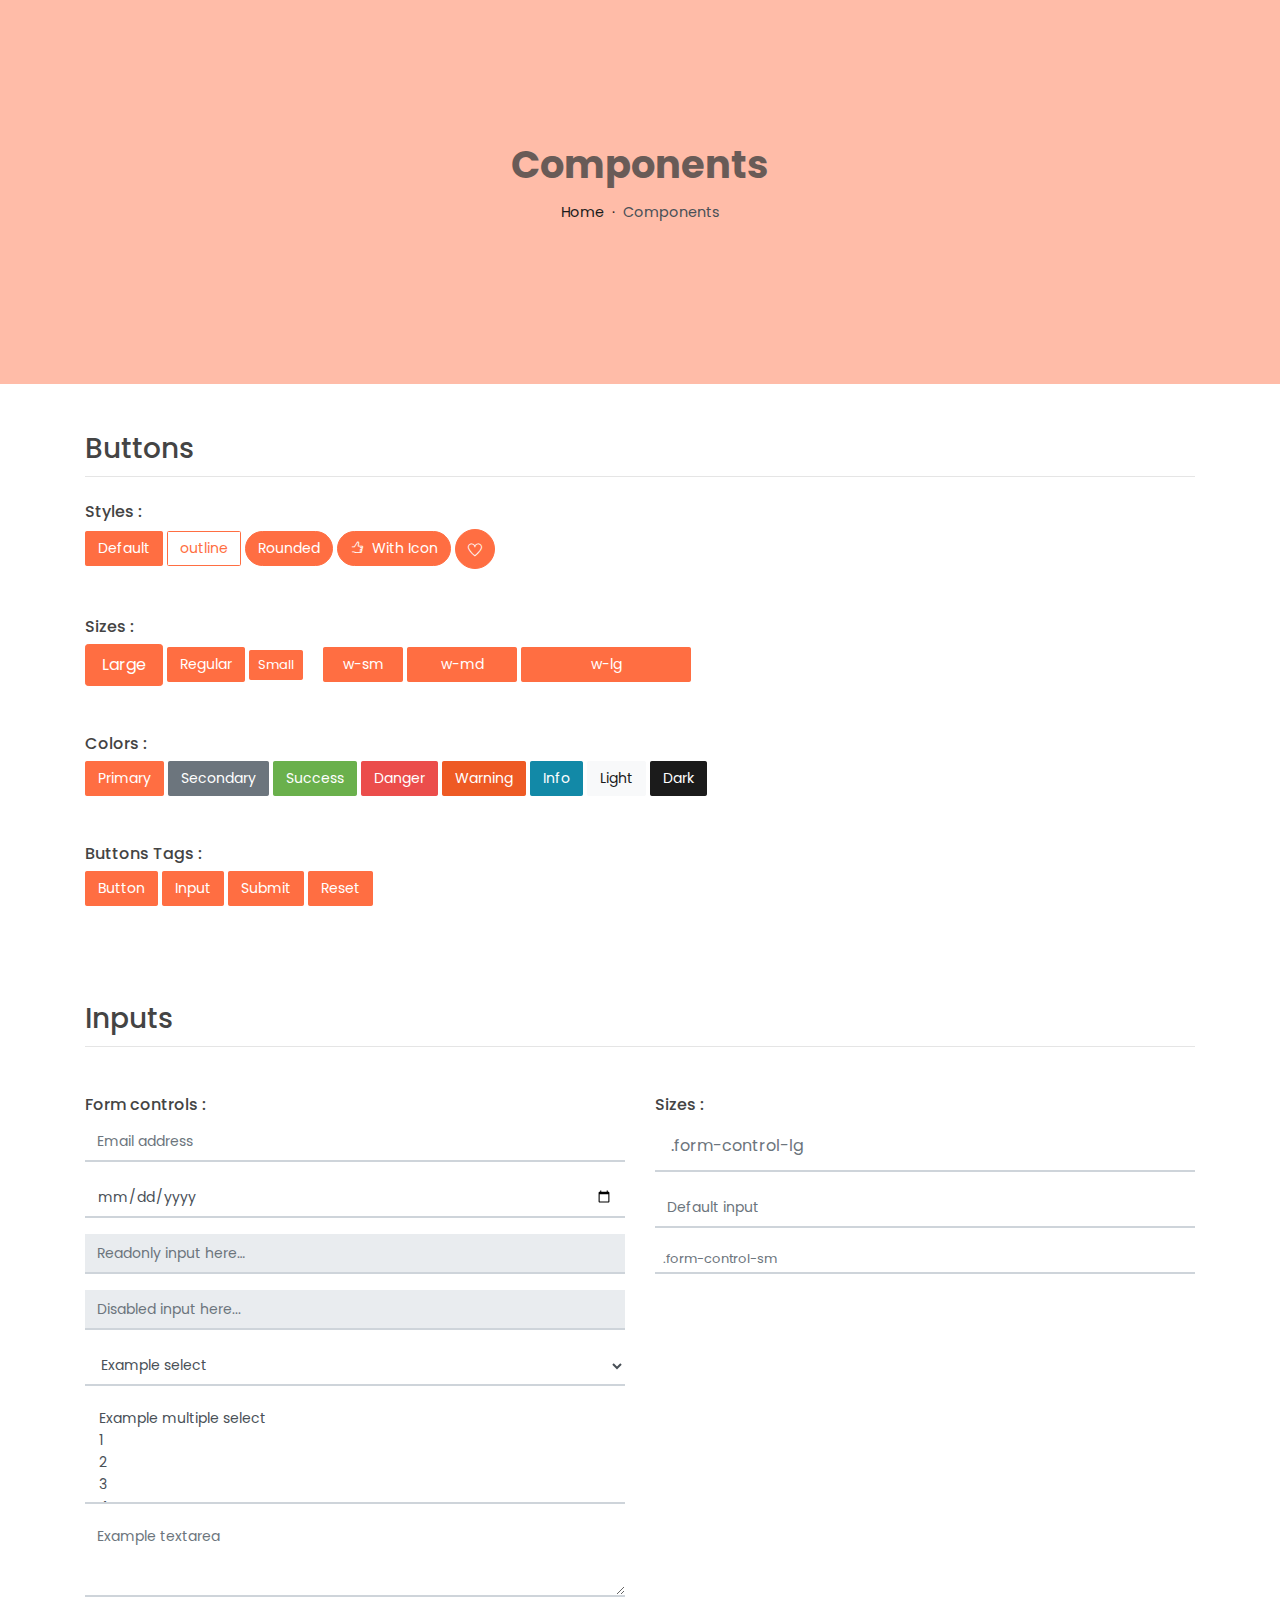
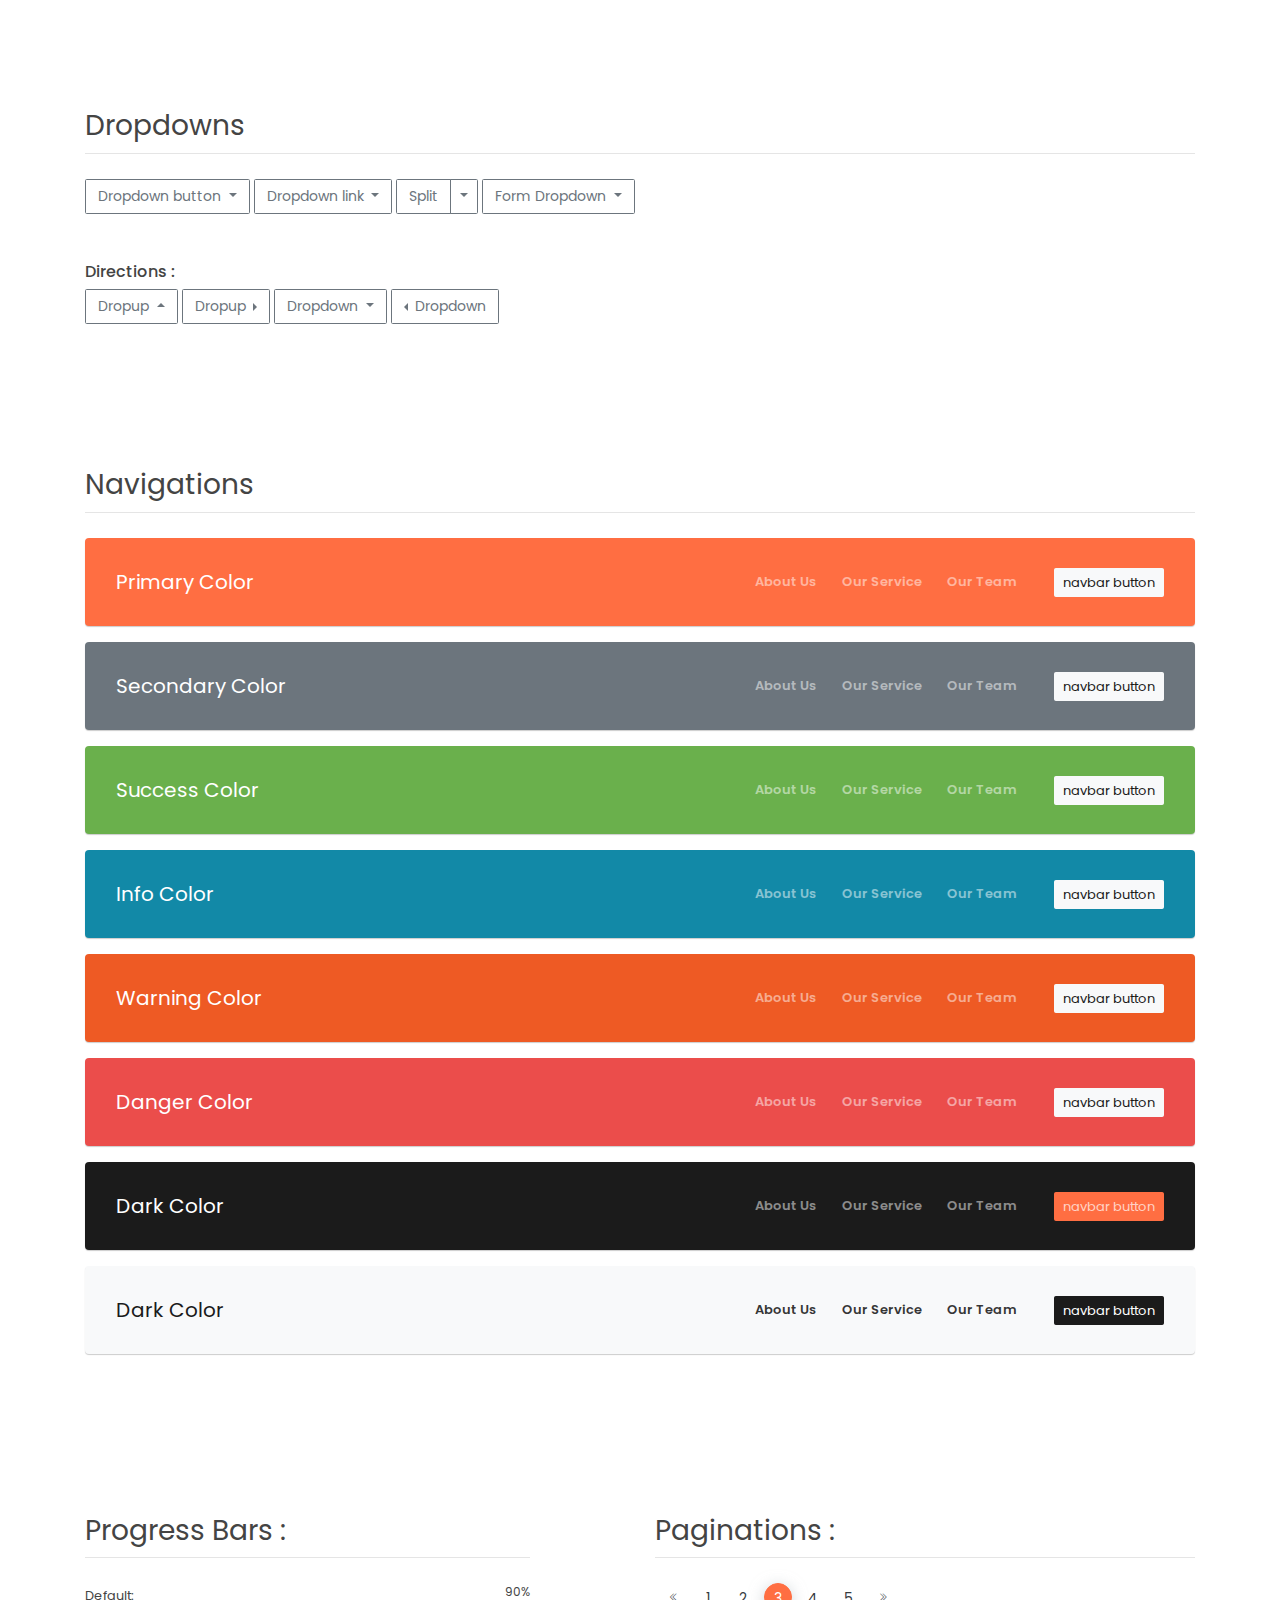
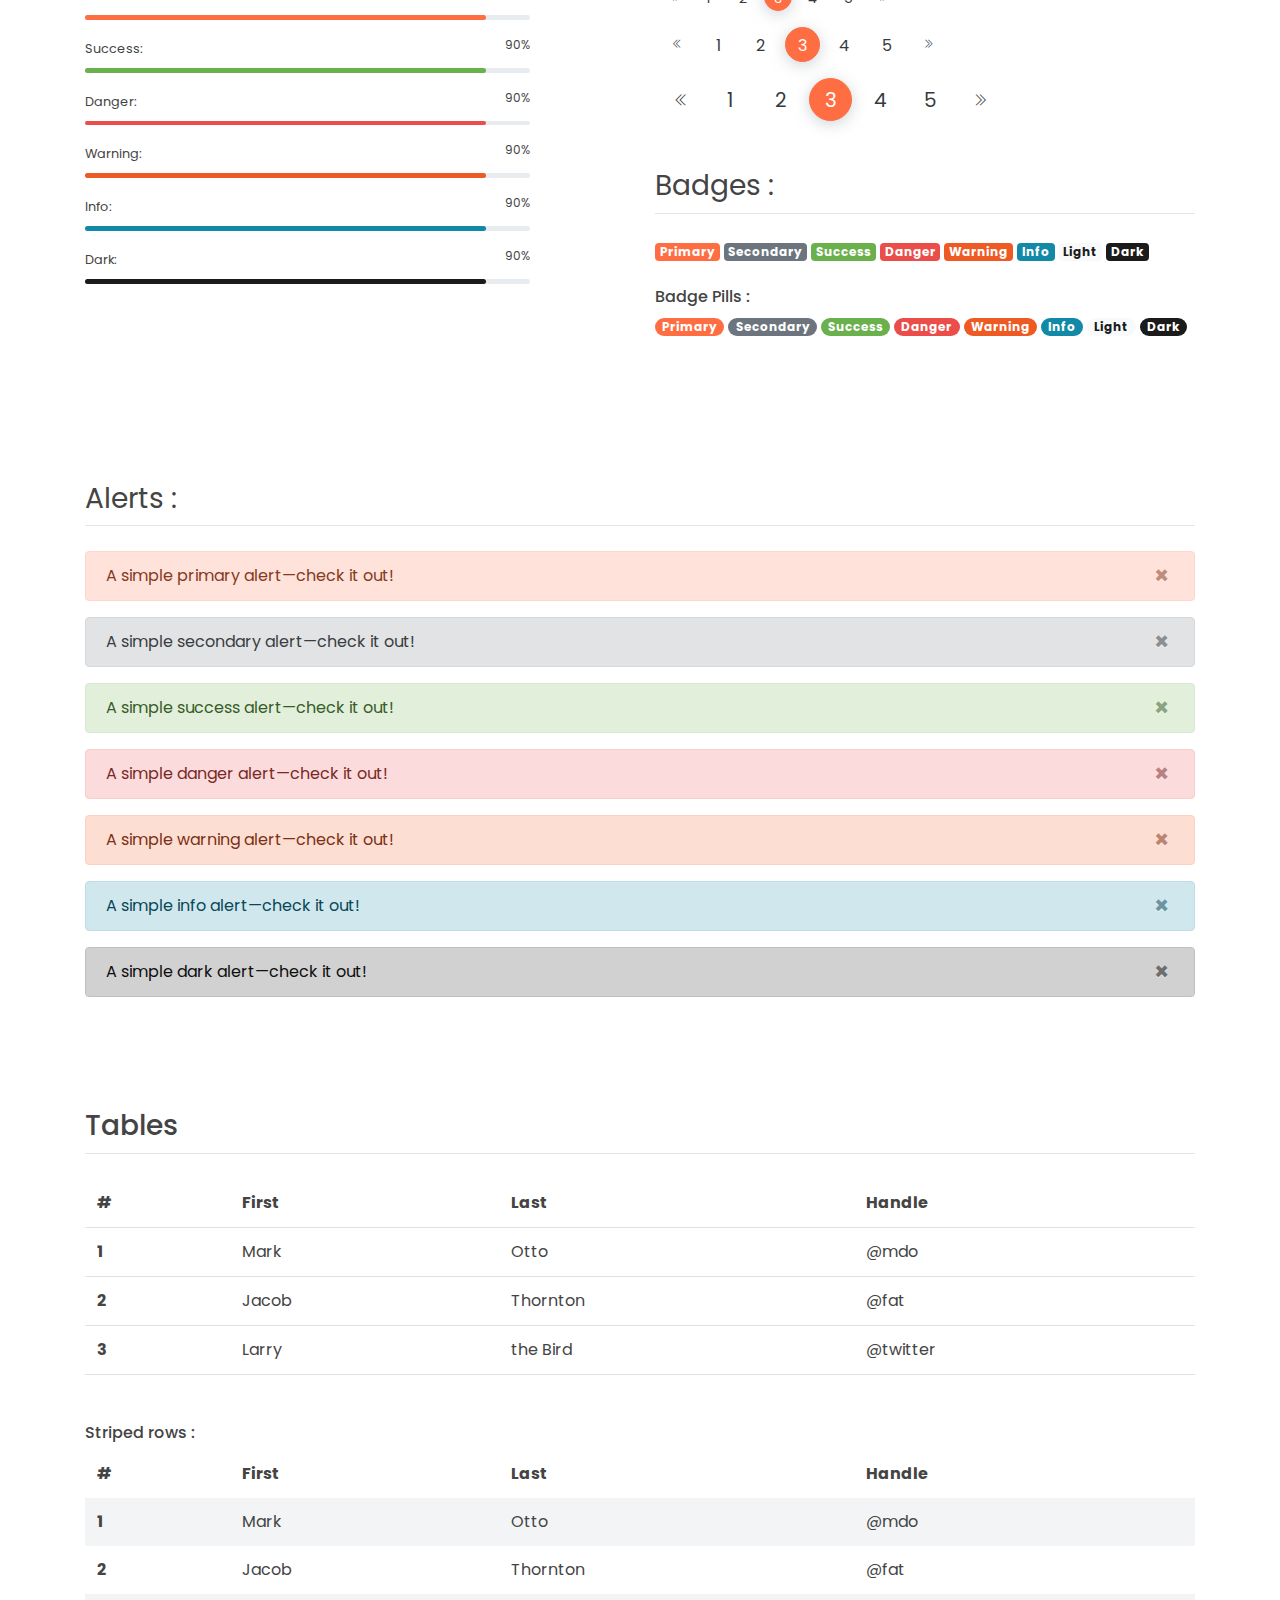
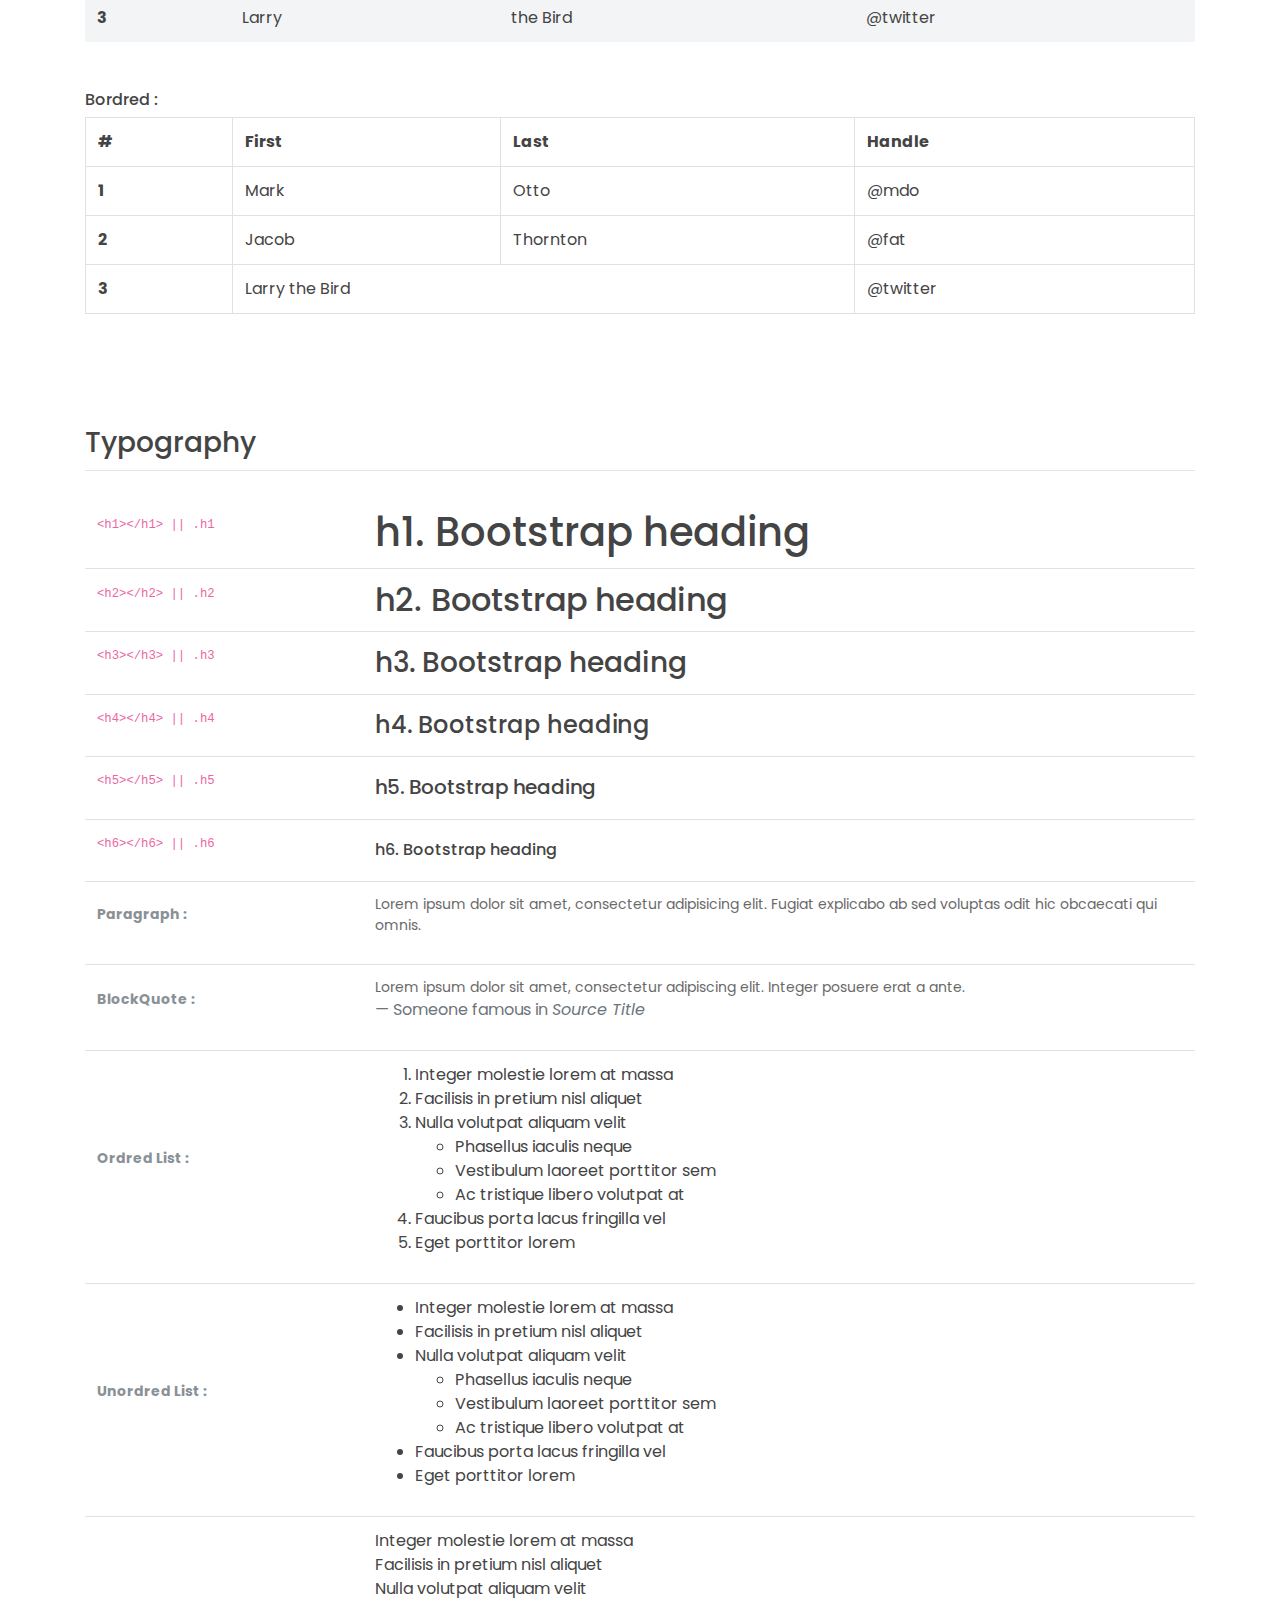
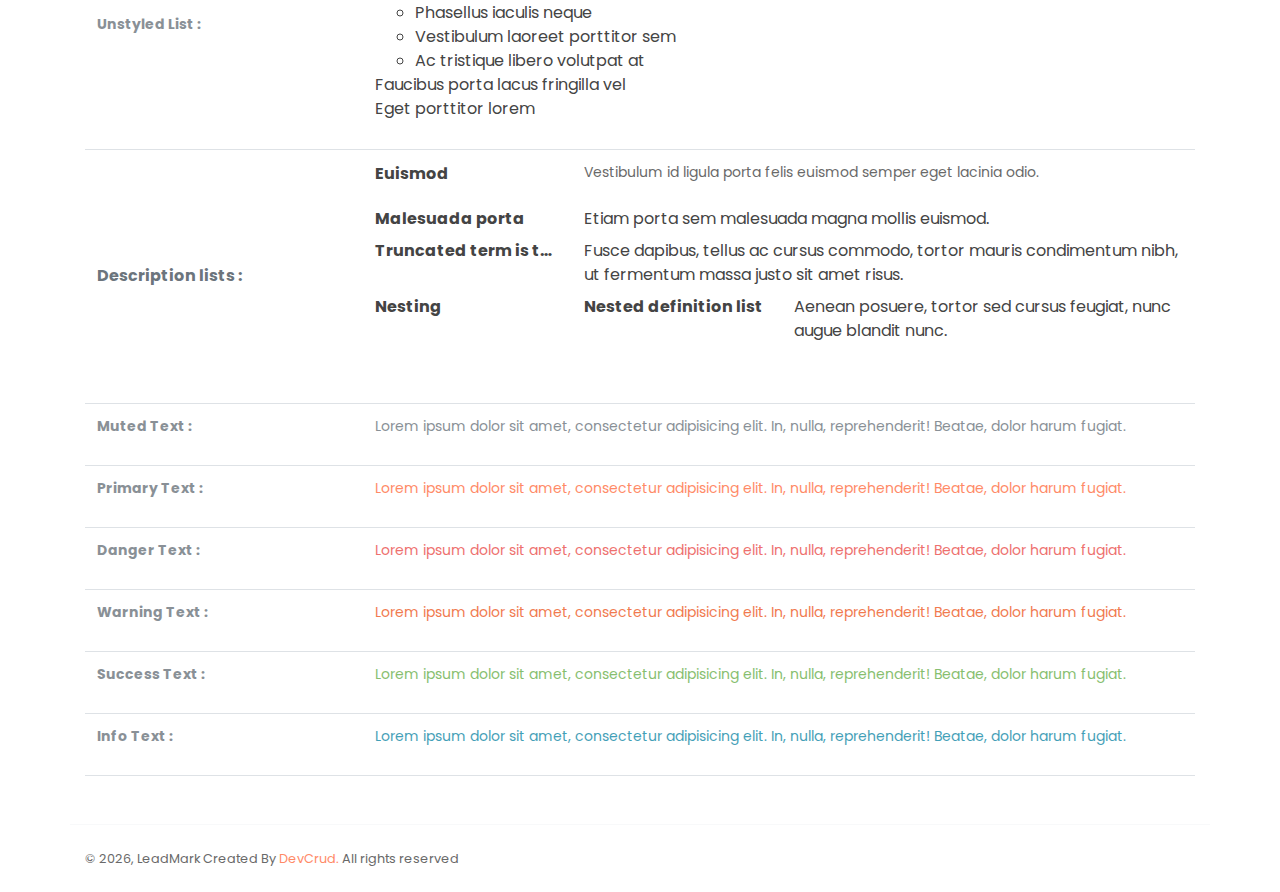
<file: components.html>
<!DOCTYPE html>
<html lang="en">
<head>
   <meta charset="utf-8">
   <meta name="viewport" content="width=device-width, initial-scale=1, shrink-to-fit=no">
   <meta name="description" content="Start your development with LeadMark landing page.">
   <meta name="author" content="Devcrud">
   <title>LeadMark Landing page | Components</title>
   <!-- font icons -->
   <link rel="stylesheet" href="assets/vendors/themify-icons/css/themify-icons.css">
   <!-- Bootstrap + Steller  -->
   <link rel="stylesheet" href="assets/css/leadmark.css">
</head>
<body>

   <!-- Page Header -->
   <header class="header header-mini"> 
      <div class="header-title">Components</div> 
      <nav aria-label="breadcrumb">
         <ol class="breadcrumb">
            <li class="breadcrumb-item"><a href="/">Home</a></li>
            <li class="breadcrumb-item active" aria-current="page">Components</li>
         </ol>
      </nav>
   </header> <!-- End Of Page Header -->

   <!-- main content -->
   <div class="container">

      <!-- Buttons -->
      <h3 class="mt-5">Buttons</h3>
      <hr>
      <h6 class="section-secondary-title">Styles :</h6>
      <button class="btn btn-primary">Default</button>
      <button class="btn btn-outline-primary">outline</button>
      <button class="btn btn-primary rounded">Rounded</button>
      <button class="btn btn-primary rounded"><i class="ti-thumb-up pr-1"></i> With Icon</button>
      <button class="btn btn-primary circle"><i class="ti-heart"></i></button>

      <h6 class="section-secondary-title mt-5">Sizes :</h6>
      <button class="btn btn-primary btn-lg">Large</button>
      <button class="btn btn-primary ">Regular</button>
      <button class="btn btn-primary btn-sm">Small</button>
      <button class="btn btn-primary w-sm ml-3">w-sm</button>
      <button class="btn btn-primary w-md">w-md</button>
      <button class="btn btn-primary w-lg">w-lg</button>

      <h6 class="section-secondary-title mt-5">Colors :</h6>          
      <button type="button" class="btn btn-primary">Primary</button>
      <button type="button" class="btn btn-secondary">Secondary</button>
      <button type="button" class="btn btn-success">Success</button>
      <button type="button" class="btn btn-danger">Danger</button>
      <button type="button" class="btn btn-warning">Warning</button>
      <button type="button" class="btn btn-info">Info</button>
      <button type="button" class="btn btn-light">Light</button>
      <button type="button" class="btn btn-dark">Dark</button>

      <h6 class="section-secondary-title mt-5">Buttons Tags :</h6>
      <button class="btn btn-primary" type="submit">Button</button>
      <input class="btn btn-primary" type="button" value="Input">
      <input class="btn btn-primary" type="submit" value="Submit">
      <input class="btn btn-primary" type="reset" value="Reset">
      
      <!-- devider -->
      <div class="py-5"></div>

      <!-- Inputs -->
      <h3>Inputs</h3>
      <hr>
      <div class="row mt-5">
         <div class="col-md-6">
            <h6 class="section-secondary-title">Form controls :</h6>        
            <div class="form-group">
               <input type="email" class="form-control" id="exampleFormControlInput1" placeholder="Email address">
            </div>
            <div class="form-group">
               <input type="date" class="form-control" id="exampleFormControlInput1" placeholder="Date">
            </div>
            <div class="form-group">
               <input class="form-control" type="text" placeholder="Readonly input here…" readonly>
            </div>
            <div class="form-group">
               <input class="form-control" id="disabledInput" type="text" placeholder="Disabled input here..." disabled>
            </div>
            <div class="form-group">
               <select class="form-control" id="exampleFormControlSelect1">
                  <option>Example select</option>
                  <option>1</option>
                  <option>2</option>
                  <option>3</option>
                  <option>4</option>
                  <option>5</option>
               </select>
            </div>
            <div class="form-group">
               <select multiple class="form-control" id="exampleFormControlSelect2">
                  <option>Example multiple select</option>
                  <option>1</option>
                  <option>2</option>
                  <option>3</option>
                  <option>4</option>
                  <option>5</option>
               </select>
            </div>
            <div class="form-group">
               <textarea class="form-control" id="exampleFormControlTextarea1" rows="3" placeholder="Example textarea"></textarea>
            </div>
         </div>
         <div class="col-md-6">
            <h6 class="section-secondary-title">Sizes :</h6>    
            <div class="form-group">
               <input class="form-control form-control-lg" type="text" placeholder=".form-control-lg">             
            </div>
            <div class="form-group">
               <input class="form-control" type="text" placeholder="Default input">
            </div>
            <div class="form-group">
               <input class="form-control form-control-sm" type="text" placeholder=".form-control-sm"> 
            </div>
         </div>
      </div> <!-- end of inputs -->   

      <!-- devider -->
      <div class="py-5"></div>             

      <!-- Dropdowns -->
      <h3 class="components-section-title font-weight-normal">Dropdowns</h3>
      <hr>
      <div class="dropdown d-inline-block">
         <button class="btn btn-outline-secondary dropdown-toggle" type="button" id="dropdownMenuButton" data-toggle="dropdown" aria-haspopup="true" aria-expanded="false">
         Dropdown button
         </button>
         <div class="dropdown-menu" aria-labelledby="dropdownMenuButton">
         <a class="dropdown-item" href="#">Action</a>
         <a class="dropdown-item" href="#">Another action</a>
         <a class="dropdown-item" href="#">Something else here</a>
         </div>
      </div>
      <div class="dropdown d-inline-block">
         <a class="btn btn-outline-secondary dropdown-toggle" href="#" role="button" id="dropdownMenuLink" data-toggle="dropdown" aria-haspopup="true" aria-expanded="false">
            Dropdown link
         </a>
         <div class="dropdown-menu" aria-labelledby="dropdownMenuLink">
            <a class="dropdown-item" href="#">Action</a>
            <a class="dropdown-item" href="#">Another action</a>
            <a class="dropdown-item" href="#">Something else here</a>
         </div>
      </div>
      <div class="btn-group">
         <button type="button" class="btn btn-outline-secondary">Split</button>
         <button type="button" class="btn btn-outline-secondary dropdown-toggle dropdown-toggle-split" data-toggle="dropdown" aria-haspopup="true" aria-expanded="false">
         <span class="sr-only">Toggle Dropdown</span>
         </button>
         <div class="dropdown-menu">
            <a class="dropdown-item" href="#">Action</a>
            <a class="dropdown-item" href="#">Another action</a>
            <a class="dropdown-item" href="#">Something else here</a>
            <div class="dropdown-divider"></div>
            <a class="dropdown-item" href="#">Separated link</a>
         </div>
      </div>
      <div class="btn-group">
         <button class="btn btn-outline-secondary dropdown-toggle" type="button" id="dropdownMenuButton" data-toggle="dropdown" aria-haspopup="true" aria-expanded="false">
            Form Dropdown
         </button>
         <div class="dropdown-menu form">
            <form class="px-4 py-3">
               <div class="form-group">
                  <input type="email" class="form-control" id="exampleDropdownFormEmail1" placeholder="email@example.com">
               </div>
               <div class="form-group">
                  <input type="password" class="form-control" id="exampleDropdownFormPassword1" placeholder="Password">
               </div>
               <div class="form-check mb-3">
                  <input type="checkbox" class="form-check-input" id="dropdownCheck">
                  <label class="form-check-label" for="dropdownCheck">
                     Remember me
                  </label>
               </div>
               <button type="submit" class="btn btn-primary btn-block">Sign in</button>
            </form>
            <div class="dropdown-divider"></div>
            <a class="dropdown-item" href="#"><small>New around here? Sign up</small></a>
            <a class="dropdown-item" href="#"><small>Forgot password?</small></a>
         </div>
      </div>       
      <h6 class="section-secondary-title mt-5">Directions :</h6>  
      <div class="btn-group dropup">
         <button type="button" class="btn btn-outline-secondary dropdown-toggle" data-toggle="dropdown" aria-haspopup="true" aria-expanded="false">
            Dropup
         </button>
         <div class="dropdown-menu">
            <a class="dropdown-item" href="#">Action</a>
            <a class="dropdown-item" href="#">Another action</a>
            <a class="dropdown-item" href="#">Something else here</a>
            <div class="dropdown-divider"></div>
            <a class="dropdown-item" href="#">Separated link</a>
         </div>
      </div>
      <div class="btn-group dropright">
         <button type="button" class="btn btn-outline-secondary dropdown-toggle" data-toggle="dropdown" aria-haspopup="true" aria-expanded="false">
            Dropup
         </button>
         <div class="dropdown-menu">
            <a class="dropdown-item" href="#">Action</a>
            <a class="dropdown-item" href="#">Another action</a>
            <a class="dropdown-item" href="#">Something else here</a>
            <div class="dropdown-divider"></div>
            <a class="dropdown-item" href="#">Separated link</a>
         </div>
      </div>
      <div class="btn-group">
         <button type="button" class="btn btn-outline-secondary dropdown-toggle" data-toggle="dropdown" aria-haspopup="true" aria-expanded="false">
            Dropdown
         </button>
         <div class="dropdown-menu">
            <a class="dropdown-item" href="#">Action</a>
            <a class="dropdown-item" href="#">Another action</a>
            <a class="dropdown-item" href="#">Something else here</a>
            <div class="dropdown-divider"></div>
            <a class="dropdown-item" href="#">Separated link</a>
         </div>
      </div>
      <div class="btn-group dropleft">
         <button type="button" class="btn btn-outline-secondary dropdown-toggle" data-toggle="dropdown" aria-haspopup="true" aria-expanded="false">
            Dropdown
         </button>
         <div class="dropdown-menu">
            <a class="dropdown-item" href="#">Action</a>
            <a class="dropdown-item" href="#">Another action</a>
            <a class="dropdown-item" href="#">Something else here</a>
            <div class="dropdown-divider"></div>
            <a class="dropdown-item" href="#">Separated link</a>
         </div>
      </div> <!-- end of Dropdowns -->  

      <!-- devider -->
      <div class="py-5"></div>   

      <!-- navbars -->
      <h3 class="components-section-title font-weight-normal mt-5">Navigations</h3>
      <hr>
      <nav class="navbar navbar-expand-sm navbar-dark bg-primary rounded shadow mb-3">
         <div class="container">
            <a class="navbar-brand" href="#">Primary Color</a>
            <button class="navbar-toggler ml-auto" type="button" data-toggle="collapse" data-target="#navbarSupportedContent" aria-controls="navbarSupportedContent" aria-expanded="false" aria-label="Toggle navigation">
            <span class="navbar-toggler-icon"></span>
            </button>
            <div class="collapse navbar-collapse" id="navbarSupportedContent">
               <ul class="navbar-nav ml-auto"> 
                  <li class="nav-item">
                     <a class="nav-link" href="#about">About Us</a>
                  </li>
                  <li class="nav-item">
                     <a class="nav-link" href="#service">Our Service</a>
                  </li>
                  <li class="nav-item">
                     <a class="nav-link" href="#team">Our Team</a>
                  </li>
                  <li class="nav-item">
                     <a href="#book-table" class="ml-4 mt-1 btn btn-light btn-sm">navbar button</a>
                  </li>
               </ul>                       
            </div>
         </div>
      </nav>
      <nav class="navbar navbar-expand-sm navbar-dark bg-secondary rounded shadow mb-3">
         <div class="container">
            <a class="navbar-brand" href="#">Secondary Color</a>
            <button class="navbar-toggler ml-auto" type="button" data-toggle="collapse" data-target="#navbarSupportedContent" aria-controls="navbarSupportedContent" aria-expanded="false" aria-label="Toggle navigation">
            <span class="navbar-toggler-icon"></span>
            </button>
            <div class="collapse navbar-collapse" id="navbarSupportedContent">
               <ul class="navbar-nav ml-auto"> 
                  <li class="nav-item">
                     <a class="nav-link" href="#about">About Us</a>
                  </li>
                  <li class="nav-item">
                     <a class="nav-link" href="#service">Our Service</a>
                  </li>
                  <li class="nav-item">
                     <a class="nav-link" href="#team">Our Team</a>
                  </li>
                  <li class="nav-item">
                     <a href="#book-table" class="ml-4 mt-1 btn btn-light btn-sm">navbar button</a>
                  </li>
               </ul>                       
            </div>
         </div>
      </nav>
      <nav class="navbar navbar-expand-sm navbar-dark bg-success rounded shadow mb-3">
         <div class="container">
            <a class="navbar-brand" href="#">Success Color</a>
            <button class="navbar-toggler ml-auto" type="button" data-toggle="collapse" data-target="#navbarSupportedContent" aria-controls="navbarSupportedContent" aria-expanded="false" aria-label="Toggle navigation">
            <span class="navbar-toggler-icon"></span>
            </button>
            <div class="collapse navbar-collapse" id="navbarSupportedContent">
               <ul class="navbar-nav ml-auto"> 
                  <li class="nav-item">
                     <a class="nav-link" href="#about">About Us</a>
                  </li>
                  <li class="nav-item">
                     <a class="nav-link" href="#service">Our Service</a>
                  </li>
                  <li class="nav-item">
                     <a class="nav-link" href="#team">Our Team</a>
                  </li>
                  <li class="nav-item">
                     <a href="#book-table" class="ml-4 mt-1 btn btn-light btn-sm">navbar button</a>
                  </li>
               </ul>                       
            </div>
         </div>
      </nav>
      <nav class="navbar navbar-expand-sm navbar-dark bg-info rounded shadow mb-3">
         <div class="container">
            <a class="navbar-brand" href="#">Info Color</a>
            <button class="navbar-toggler ml-auto" type="button" data-toggle="collapse" data-target="#navbarSupportedContent" aria-controls="navbarSupportedContent" aria-expanded="false" aria-label="Toggle navigation">
            <span class="navbar-toggler-icon"></span>
            </button>
            <div class="collapse navbar-collapse" id="navbarSupportedContent">
               <ul class="navbar-nav ml-auto"> 
                  <li class="nav-item">
                     <a class="nav-link" href="#about">About Us</a>
                  </li>
                  <li class="nav-item">
                     <a class="nav-link" href="#service">Our Service</a>
                  </li>
                  <li class="nav-item">
                     <a class="nav-link" href="#team">Our Team</a>
                  </li>
                  <li class="nav-item">
                     <a href="#book-table" class="ml-4 mt-1 btn btn-light btn-sm">navbar button</a>
                  </li>
               </ul>                       
            </div>
         </div>
      </nav>
      <nav class="navbar navbar-expand-sm navbar-dark bg-warning rounded shadow mb-3">
         <div class="container">
            <a class="navbar-brand" href="#">Warning Color</a>
            <button class="navbar-toggler ml-auto" type="button" data-toggle="collapse" data-target="#navbarSupportedContent" aria-controls="navbarSupportedContent" aria-expanded="false" aria-label="Toggle navigation">
            <span class="navbar-toggler-icon"></span>
            </button>
            <div class="collapse navbar-collapse" id="navbarSupportedContent">
               <ul class="navbar-nav ml-auto"> 
                  <li class="nav-item">
                     <a class="nav-link" href="#about">About Us</a>
                  </li>
                  <li class="nav-item">
                     <a class="nav-link" href="#service">Our Service</a>
                  </li>
                  <li class="nav-item">
                     <a class="nav-link" href="#team">Our Team</a>
                  </li>
                  <li class="nav-item">
                     <a href="#book-table" class="ml-4 mt-1 btn btn-light btn-sm">navbar button</a>
                  </li>
               </ul>                       
            </div>
         </div>
      </nav>
      <nav class="navbar navbar-expand-sm navbar-dark bg-danger rounded shadow mb-3">
         <div class="container">
            <a class="navbar-brand" href="#">Danger Color</a>
            <button class="navbar-toggler ml-auto" type="button" data-toggle="collapse" data-target="#navbarSupportedContent" aria-controls="navbarSupportedContent" aria-expanded="false" aria-label="Toggle navigation">
            <span class="navbar-toggler-icon"></span>
            </button>
            <div class="collapse navbar-collapse" id="navbarSupportedContent">
               <ul class="navbar-nav ml-auto"> 
                  <li class="nav-item">
                     <a class="nav-link" href="#about">About Us</a>
                  </li>
                  <li class="nav-item">
                     <a class="nav-link" href="#service">Our Service</a>
                  </li>
                  <li class="nav-item">
                     <a class="nav-link" href="#team">Our Team</a>
                  </li>
                  <li class="nav-item">
                     <a href="#book-table" class="ml-4 mt-1 btn btn-light btn-sm">navbar button</a>
                  </li>
               </ul>                       
            </div>
         </div>
      </nav>
      <nav class="navbar navbar-expand-sm navbar-dark bg-dark rounded shadow mb-3">
         <div class="container">
            <a class="navbar-brand" href="#">Dark Color</a>
            <button class="navbar-toggler ml-auto" type="button" data-toggle="collapse" data-target="#navbarSupportedContent" aria-controls="navbarSupportedContent" aria-expanded="false" aria-label="Toggle navigation">
            <span class="navbar-toggler-icon"></span>
            </button>
            <div class="collapse navbar-collapse" id="navbarSupportedContent">
               <ul class="navbar-nav ml-auto"> 
                  <li class="nav-item">
                     <a class="nav-link" href="#about">About Us</a>
                  </li>
                  <li class="nav-item">
                     <a class="nav-link" href="#service">Our Service</a>
                  </li>
                  <li class="nav-item">
                     <a class="nav-link" href="#team">Our Team</a>
                  </li>
                  <li class="nav-item">
                     <a href="#book-table" class="ml-4 mt-1 btn btn-primary btn-sm">navbar button</a>
                  </li>
               </ul>                       
            </div>
         </div>
      </nav>
      <nav class="navbar navbar-expand-sm navbar-light bg-light rounded shadow mb-3">
         <div class="container">
            <a class="navbar-brand" href="#">Dark Color</a>
            <button class="navbar-toggler ml-auto" type="button" data-toggle="collapse" data-target="#navbarSupportedContent" aria-controls="navbarSupportedContent" aria-expanded="false" aria-label="Toggle navigation">
            <span class="navbar-toggler-icon"></span>
            </button>
            <div class="collapse navbar-collapse" id="navbarSupportedContent">
               <ul class="navbar-nav ml-auto"> 
                  <li class="nav-item">
                     <a class="nav-link" href="#about">About Us</a>
                  </li>
                  <li class="nav-item">
                     <a class="nav-link" href="#service">Our Service</a>
                  </li>
                  <li class="nav-item">
                     <a class="nav-link" href="#team">Our Team</a>
                  </li>
                  <li class="nav-item">
                     <a href="#book-table" class="ml-4 mt-1 btn btn-dark btn-sm">navbar button</a>
                  </li>
               </ul>                       
            </div>
         </div>
      </nav>
      <!-- End of navbars -->

      <!-- devider -->
      <div class="py-5"></div>   
      
      <!-- progress bars -->
      <div class="row justify-content-between">
         <div class="col-md-5">
            <h3 class="components-section-title font-weight-normal mt-5">Progress Bars :</h3>
            <hr>
            <small>Default: </small>
            <div class="progress mt-2 mb-3">
               <div class="progress-bar" role="progressbar" style="width: 90%" aria-valuenow="25" aria-valuemin="0" aria-valuemax="100"><span>90%</span></div>
            </div>
            <small>Success:</small>
            <div class="progress mt-2 mb-3">
               <div class="progress-bar bg-success" role="progressbar" style="width: 90%" aria-valuenow="25" aria-valuemin="0" aria-valuemax="100"><span>90%</span></div>
            </div>
            <small>Danger:</small>
            <div class="progress mt-2 mb-3">
               <div class="progress-bar bg-danger" role="progressbar" style="width: 90%" aria-valuenow="25" aria-valuemin="0" aria-valuemax="100"><span>90%</span></div>
            </div>
            <small>Warning:</small>
            <div class="progress mt-2 mb-3">
               <div class="progress-bar bg-warning" role="progressbar" style="width: 90%" aria-valuenow="25" aria-valuemin="0" aria-valuemax="100"><span>90%</span></div>
            </div>
            <small>Info:</small>
            <div class="progress mt-2 mb-3">
               <div class="progress-bar bg-info" role="progressbar" style="width: 90%" aria-valuenow="25" aria-valuemin="0" aria-valuemax="100"><span>90%</span></div>
            </div>
            <small>Dark:</small>
            <div class="progress mt-2 mb-3">
               <div class="progress-bar bg-dark" role="progressbar" style="width: 90%" aria-valuenow="25" aria-valuemin="0" aria-valuemax="100"><span>90%</span></div>
            </div>
         </div>
         <div class="col-md-6">
            <h3 class="components-section-title font-weight-normal mt-5">Paginations :</h3>
            <hr>
            <nav aria-label="Page navigation example">
               <ul class="pagination pagination-sm">
                  <li class="page-item"><a class="page-link" href="#"><i class="ti-angle-double-left"></i></a></li>
                  <li class="page-item"><a class="page-link" href="#">1</a></li>
                  <li class="page-item"><a class="page-link" href="#">2</a></li>
                  <li class="page-item active"><a class="page-link" href="#">3</a></li>
                  <li class="page-item"><a class="page-link" href="#">4</a></li>
                  <li class="page-item"><a class="page-link" href="#">5</a></li>
                  <li class="page-item"><a class="page-link" href="#"><i class="ti-angle-double-right"></i></a></li>
               </ul>
            </nav>
            <nav aria-label="Page navigation example">
               <ul class="pagination">
               <li class="page-item"><a class="page-link" href="#"><i class="ti-angle-double-left"></i></a></li>
                  <li class="page-item"><a class="page-link" href="#">1</a></li>
                  <li class="page-item"><a class="page-link" href="#">2</a></li>
                  <li class="page-item active"><a class="page-link" href="#">3</a></li>
                  <li class="page-item"><a class="page-link" href="#">4</a></li>
                  <li class="page-item"><a class="page-link" href="#">5</a></li>
                  <li class="page-item"><a class="page-link" href="#"><i class="ti-angle-double-right"></i></a></li>
               </ul>
            </nav>
            <nav aria-label="Page navigation example">
               <ul class="pagination pagination-lg">
                  <li class="page-item"><a class="page-link" href="#"><i class="ti-angle-double-left"></i></a></li>
                  <li class="page-item"><a class="page-link" href="#">1</a></li>
                  <li class="page-item"><a class="page-link" href="#">2</a></li>
                  <li class="page-item active"><a class="page-link" href="#">3</a></li>
                  <li class="page-item"><a class="page-link" href="#">4</a></li>
                  <li class="page-item"><a class="page-link" href="#">5</a></li>
                  <li class="page-item"><a class="page-link" href="#"><i class="ti-angle-double-right"></i></a></li>
               </ul>
            </nav>

            <!-- Badges -->
            <h3 class="components-section-title font-weight-normal mt-5">Badges :</h3>
            <hr>
            <span class="badge badge-primary">Primary</span>
            <span class="badge badge-secondary">Secondary</span>
            <span class="badge badge-success">Success</span>
            <span class="badge badge-danger">Danger</span>
            <span class="badge badge-warning">Warning</span>
            <span class="badge badge-info">Info</span>
            <span class="badge badge-light">Light</span>
            <span class="badge badge-dark">Dark</span>
            <h6 class="section-secondary-title mt-4 mb-2">Badge Pills :</h6>
            <span class="badge badge-pill badge-primary">Primary</span>
            <span class="badge badge-pill badge-secondary">Secondary</span>
            <span class="badge badge-pill badge-success">Success</span>
            <span class="badge badge-pill badge-danger">Danger</span>
            <span class="badge badge-pill badge-warning">Warning</span>
            <span class="badge badge-pill badge-info">Info</span>
            <span class="badge badge-pill badge-light">Light</span>
            <span class="badge badge-pill badge-dark">Dark</span>
         </div>
      </div> <!-- End of Progress bars -->

      <!-- devider -->
      <div class="py-5"></div>  

      <!-- Alerts -->
      <h3 class="components-section-title font-weight-normal mt-5">Alerts :</h3>
      <hr>
      <div class="alert alert-primary alert-dismissible fade show" role="alert">
         A simple primary alert—check it out!
         <button type="button" class="close" data-dismiss="alert" aria-label="Close">
            <span aria-hidden="true">&times;</span>
         </button>
      </div>
      <div class="alert alert-secondary alert-dismissible fade show" role="alert">
         A simple secondary alert—check it out!
         <button type="button" class="close" data-dismiss="alert" aria-label="Close">
            <span aria-hidden="true">&times;</span>
         </button>
      </div>
      <div class="alert alert-success alert-dismissible fade show" role="alert">
         A simple success alert—check it out!
         <button type="button" class="close" data-dismiss="alert" aria-label="Close">
            <span aria-hidden="true">&times;</span>
         </button>
      </div>
      <div class="alert alert-danger alert-dismissible fade show" role="alert">
         A simple danger alert—check it out!
         <button type="button" class="close" data-dismiss="alert" aria-label="Close">
            <span aria-hidden="true">&times;</span>
         </button>
      </div>
      <div class="alert alert-warning alert-dismissible fade show" role="alert">
         A simple warning alert—check it out!
         <button type="button" class="close" data-dismiss="alert" aria-label="Close">
            <span aria-hidden="true">&times;</span>
         </button>
      </div>
      <div class="alert alert-info alert-dismissible fade show" role="alert">
         A simple info alert—check it out!
         <button type="button" class="close" data-dismiss="alert" aria-label="Close">
            <span aria-hidden="true">&times;</span>
         </button>
      </div>
      <div class="alert alert-dark alert-dismissible fade show" role="alert">
         A simple dark alert—check it out!
         <button type="button" class="close" data-dismiss="alert" aria-label="Close">
            <span aria-hidden="true">&times;</span>
         </button>
      </div>
      <!-- end of alerts -->

      <!-- devider -->
      <div class="py-5"></div> 
   
      <!-- tables -->
      <h3 class="components-section-title">Tables</h3>
      <hr>
      <table class="table">
         <thead>
            <tr>
               <th scope="col">#</th>
               <th scope="col">First</th>
               <th scope="col">Last</th>
               <th scope="col">Handle</th>
            </tr>
         </thead>
         <tbody>
            <tr>
               <th scope="row">1</th>
               <td>Mark</td>
               <td>Otto</td>
               <td>@mdo</td>
            </tr>
            <tr>
               <th scope="row">2</th>
               <td>Jacob</td>
               <td>Thornton</td>
               <td>@fat</td>
            </tr>
            <tr>
               <th scope="row">3</th>
               <td>Larry</td>
               <td>the Bird</td>
               <td>@twitter</td>
            </tr>
         </tbody>
      </table>

      <h6 class="section-secondary-title mt-5">Striped rows :</h6>
      <table class="table table-striped">
         <thead>
            <tr>
               <th scope="col">#</th>
               <th scope="col">First</th>
               <th scope="col">Last</th>
               <th scope="col">Handle</th>
            </tr>
         </thead>
         <tbody>
            <tr>
               <th scope="row">1</th>
               <td>Mark</td>
               <td>Otto</td>
               <td>@mdo</td>
            </tr>
            <tr>
               <th scope="row">2</th>
               <td>Jacob</td>
               <td>Thornton</td>
               <td>@fat</td>
            </tr>
            <tr>
               <th scope="row">3</th>
               <td>Larry</td>
               <td>the Bird</td>
               <td>@twitter</td>
            </tr>
         </tbody>
      </table>

      <h6 class="section-secondary-title mt-5">Bordred :</h6>
      <table class="table table-bordered">
         <thead>
            <tr>
               <th scope="col">#</th>
               <th scope="col">First</th>
               <th scope="col">Last</th>
               <th scope="col">Handle</th>
            </tr>
         </thead>
         <tbody>
            <tr>
               <th scope="row">1</th>
               <td>Mark</td>
               <td>Otto</td>
               <td>@mdo</td>
            </tr>
            <tr>
               <th scope="row">2</th>
               <td>Jacob</td>
               <td>Thornton</td>
               <td>@fat</td>
            </tr>
            <tr>
               <th scope="row">3</th>
               <td colspan="2">Larry the Bird</td>
               <td>@twitter</td>
            </tr>
         </tbody>
      </table>
      <!-- end of tables -->

      <!-- devider -->
      <div class="py-5"></div> 

      <!-- typography -->
      <h3 class="components-section-title">Typography</h3>
      <hr>
      <table class="table table-borderless v-align-center">
         <tbody>
            <tr>
               <td>
                  <p><code class="highlighter-rouge">&lt;h1&gt;&lt;/h1&gt; || .h1</code></p>
               </td>
               <td class="w-75"><span class="h1">h1. Bootstrap heading</span></td>
            </tr>
            <tr>
               <td>
                  <p><code class="highlighter-rouge">&lt;h2&gt;&lt;/h2&gt; || .h2</code></p>
               </td>
               <td><span class="h2">h2. Bootstrap heading</span></td>
            </tr>
            <tr>
               <td>
                  <p><code class="highlighter-rouge">&lt;h3&gt;&lt;/h3&gt; || .h3</code></p>
               </td>
               <td><span class="h3">h3. Bootstrap heading</span></td>
            </tr>
            <tr>
               <td>
                  <p><code class="highlighter-rouge">&lt;h4&gt;&lt;/h4&gt; || .h4</code></p>
               </td>
               <td><span class="h4">h4. Bootstrap heading</span></td>
            </tr>
            <tr>
               <td>
                  <p><code class="highlighter-rouge">&lt;h5&gt;&lt;/h5&gt; || .h5</code></p>
               </td>
               <td><span class="h5">h5. Bootstrap heading</span></td>
            </tr>
            <tr>
               <td>
                  <p><code class="highlighter-rouge">&lt;h6&gt;&lt;/h6&gt; || .h6</code></p>
               </td>
               <td><span class="h6">h6. Bootstrap heading</span></td>
            </tr>
            <tr>
               <td>
                  <p class="font-weight-bold text-muted">Paragraph :</p>
               </td>
               <td><p>Lorem ipsum dolor sit amet, consectetur adipisicing elit. Fugiat explicabo ab sed voluptas odit hic obcaecati qui omnis.</p></td>
            </tr>
            <tr>
               <td>
                  <p class="font-weight-bold text-muted">BlockQuote :</p>
               </td>
               <td>
                  <blockquote class="blockquote">
                     <p class="mb-0">Lorem ipsum dolor sit amet, consectetur adipiscing elit. Integer posuere erat a ante.</p>
                     <footer class="blockquote-footer">Someone famous in <cite title="Source Title">Source Title</cite></footer>
                  </blockquote>
               </td>
            </tr>

            <tr>
               <td><p class="font-weight-bold text-muted">Ordred List :</p></td>
               <td>
                  <ol>
                     <li>Integer molestie lorem at massa</li>
                     <li>Facilisis in pretium nisl aliquet</li>
                     <li>Nulla volutpat aliquam velit
                        <ul>
                           <li>Phasellus iaculis neque</li>
                           <li>Vestibulum laoreet porttitor sem</li>
                           <li>Ac tristique libero volutpat at</li>
                        </ul>
                     </li>
                     <li>Faucibus porta lacus fringilla vel</li>
                     <li>Eget porttitor lorem</li>
                  </ol>
               </td>
            </tr>
            <tr>
               <td><p class="font-weight-bold text-muted">Unordred List :</p></td>
               <td>
                  <ul >
                     <li>Integer molestie lorem at massa</li>
                     <li>Facilisis in pretium nisl aliquet</li>
                     <li>Nulla volutpat aliquam velit
                        <ul>
                           <li>Phasellus iaculis neque</li>
                           <li>Vestibulum laoreet porttitor sem</li>
                           <li>Ac tristique libero volutpat at</li>
                        </ul>
                     </li>
                     <li>Faucibus porta lacus fringilla vel</li>
                     <li>Eget porttitor lorem</li>
                  </ul>
               </td>
            </tr>
            <tr>
               <td><p class="font-weight-bold text-muted">Unstyled List :</p></td>
               <td>
                  <ul class="list-unstyled">
                     <li>Integer molestie lorem at massa</li>
                     <li>Facilisis in pretium nisl aliquet</li>
                     <li>Nulla volutpat aliquam velit
                        <ul>
                           <li>Phasellus iaculis neque</li>
                           <li>Vestibulum laoreet porttitor sem</li>
                           <li>Ac tristique libero volutpat at</li>
                        </ul>
                     </li>
                     <li>Faucibus porta lacus fringilla vel</li>
                     <li>Eget porttitor lorem</li>
                  </ul>
               </td>
            </tr>
            <tr>
               <td class="font-weight-bold text-muted">Description lists : </td>
               <td>
                  <dl class="row">
                     <dt class="col-sm-3">Euismod</dt>
                     <dd class="col-sm-9">
                        <p>Vestibulum id ligula porta felis euismod semper eget lacinia odio.</p>
                     </dd>

                     <dt class="col-sm-3">Malesuada porta</dt>
                     <dd class="col-sm-9">Etiam porta sem malesuada magna mollis euismod.</dd>

                     <dt class="col-sm-3 text-truncate">Truncated term is truncated</dt>
                     <dd class="col-sm-9">Fusce dapibus, tellus ac cursus commodo, tortor mauris condimentum nibh, ut fermentum massa justo sit amet risus.</dd>

                     <dt class="col-sm-3">Nesting</dt>
                     <dd class="col-sm-9">
                        <dl class="row">
                           <dt class="col-sm-4">Nested definition list</dt>
                           <dd class="col-sm-8">Aenean posuere, tortor sed cursus feugiat, nunc augue blandit nunc.</dd>
                        </dl>
                     </dd>
                  </dl>
               </td>
            </tr>
            <tr>
               <td>
                  <p class="font-weight-bold text-muted">Muted Text :</p>
               </td>
               <td>
                  <p class="text-muted">Lorem ipsum dolor sit amet, consectetur adipisicing elit. In, nulla, reprehenderit! Beatae, dolor harum fugiat.</p>
               </td>
            </tr>
            <tr>
               <td>
                  <p class="font-weight-bold text-muted">Primary Text :</p>
               </td>
               <td>
                  <p class="text-primary">Lorem ipsum dolor sit amet, consectetur adipisicing elit. In, nulla, reprehenderit! Beatae, dolor harum fugiat.</p>
               </td>
            </tr>
            <tr>
               <td>
                  <p class="font-weight-bold text-muted">Danger Text :</p>
               </td>
               <td>
                  <p class="text-danger">Lorem ipsum dolor sit amet, consectetur adipisicing elit. In, nulla, reprehenderit! Beatae, dolor harum fugiat.</p>
               </td>
            </tr>
            <tr>
               <td>
                  <p class="font-weight-bold text-muted">Warning Text :</p>
               </td>
               <td>
                  <p class="text-warning">Lorem ipsum dolor sit amet, consectetur adipisicing elit. In, nulla, reprehenderit! Beatae, dolor harum fugiat.</p>
               </td>
            </tr>
            <tr>
               <td>
                  <p class="font-weight-bold text-muted">Success Text :</p>
               </td>
               <td>
                  <p class="text-success">Lorem ipsum dolor sit amet, consectetur adipisicing elit. In, nulla, reprehenderit! Beatae, dolor harum fugiat.</p>
               </td>
            </tr>
            <tr>
               <td>
                  <p class="font-weight-bold text-muted">Info Text :</p>
               </td>
               <td>
                  <p class="text-info">Lorem ipsum dolor sit amet, consectetur adipisicing elit. In, nulla, reprehenderit! Beatae, dolor harum fugiat.</p>
               </td>
            </tr>
         </tbody>
      </table>
   </div>
   <!-- end of typography -->

   <!-- Page Footer -->
   <footer class="container mt-5 py-4 border-top border-light">
       <p class="mb-0 small">&copy; <script>document.write(new Date().getFullYear())</script>, LeadMark Created By <a href="https://www.devcrud.com" target="_blank">DevCrud.</a>  All rights reserved </p>     
   </footer>
   <!-- End of Page Footer -->  
   
   <!-- core  -->
   <script src="assets/vendors/jquery/jquery-3.4.1.js"></script>
   <script src="assets/vendors/bootstrap/bootstrap.bundle.js"></script>

</body>
</html>
</file>
<file: assets/vendors/themify-icons/css/themify-icons.css>
@font-face {
	font-family: 'themify';
	src:url("../fonts/themify.eot?-fvbane");
	src:url("../fonts/themify.eot?#iefix-fvbane") format("embedded-opentype"),
		url("../fonts/themify.woff?-fvbane") format("woff"),
		url("../fonts/themify.ttf?-fvbane") format("truetype"),
		url("../fonts/themify.svg?-fvbane#themify") format("svg");
	font-weight: normal;
	font-style: normal;
}

[class^="ti-"], [class*=" ti-"] {
	font-family: 'themify';
	speak: none;
	font-style: normal;
	font-weight: normal;
	font-variant: normal;
	text-transform: none;
	line-height: 1;

	/* Better Font Rendering =========== */
	-webkit-font-smoothing: antialiased;
	-moz-osx-font-smoothing: grayscale;
}

.ti-wand:before {
	content: "\e600";
}
.ti-volume:before {
	content: "\e601";
}
.ti-user:before {
	content: "\e602";
}
.ti-unlock:before {
	content: "\e603";
}
.ti-unlink:before {
	content: "\e604";
}
.ti-trash:before {
	content: "\e605";
}
.ti-thought:before {
	content: "\e606";
}
.ti-target:before {
	content: "\e607";
}
.ti-tag:before {
	content: "\e608";
}
.ti-tablet:before {
	content: "\e609";
}
.ti-star:before {
	content: "\e60a";
}
.ti-spray:before {
	content: "\e60b";
}
.ti-signal:before {
	content: "\e60c";
}
.ti-shopping-cart:before {
	content: "\e60d";
}
.ti-shopping-cart-full:before {
	content: "\e60e";
}
.ti-settings:before {
	content: "\e60f";
}
.ti-search:before {
	content: "\e610";
}
.ti-zoom-in:before {
	content: "\e611";
}
.ti-zoom-out:before {
	content: "\e612";
}
.ti-cut:before {
	content: "\e613";
}
.ti-ruler:before {
	content: "\e614";
}
.ti-ruler-pencil:before {
	content: "\e615";
}
.ti-ruler-alt:before {
	content: "\e616";
}
.ti-bookmark:before {
	content: "\e617";
}
.ti-bookmark-alt:before {
	content: "\e618";
}
.ti-reload:before {
	content: "\e619";
}
.ti-plus:before {
	content: "\e61a";
}
.ti-pin:before {
	content: "\e61b";
}
.ti-pencil:before {
	content: "\e61c";
}
.ti-pencil-alt:before {
	content: "\e61d";
}
.ti-paint-roller:before {
	content: "\e61e";
}
.ti-paint-bucket:before {
	content: "\e61f";
}
.ti-na:before {
	content: "\e620";
}
.ti-mobile:before {
	content: "\e621";
}
.ti-minus:before {
	content: "\e622";
}
.ti-medall:before {
	content: "\e623";
}
.ti-medall-alt:before {
	content: "\e624";
}
.ti-marker:before {
	content: "\e625";
}
.ti-marker-alt:before {
	content: "\e626";
}
.ti-arrow-up:before {
	content: "\e627";
}
.ti-arrow-right:before {
	content: "\e628";
}
.ti-arrow-left:before {
	content: "\e629";
}
.ti-arrow-down:before {
	content: "\e62a";
}
.ti-lock:before {
	content: "\e62b";
}
.ti-location-arrow:before {
	content: "\e62c";
}
.ti-link:before {
	content: "\e62d";
}
.ti-layout:before {
	content: "\e62e";
}
.ti-layers:before {
	content: "\e62f";
}
.ti-layers-alt:before {
	content: "\e630";
}
.ti-key:before {
	content: "\e631";
}
.ti-import:before {
	content: "\e632";
}
.ti-image:before {
	content: "\e633";
}
.ti-heart:before {
	content: "\e634";
}
.ti-heart-broken:before {
	content: "\e635";
}
.ti-hand-stop:before {
	content: "\e636";
}
.ti-hand-open:before {
	content: "\e637";
}
.ti-hand-drag:before {
	content: "\e638";
}
.ti-folder:before {
	content: "\e639";
}
.ti-flag:before {
	content: "\e63a";
}
.ti-flag-alt:before {
	content: "\e63b";
}
.ti-flag-alt-2:before {
	content: "\e63c";
}
.ti-eye:before {
	content: "\e63d";
}
.ti-export:before {
	content: "\e63e";
}
.ti-exchange-vertical:before {
	content: "\e63f";
}
.ti-desktop:before {
	content: "\e640";
}
.ti-cup:before {
	content: "\e641";
}
.ti-crown:before {
	content: "\e642";
}
.ti-comments:before {
	content: "\e643";
}
.ti-comment:before {
	content: "\e644";
}
.ti-comment-alt:before {
	content: "\e645";
}
.ti-close:before {
	content: "\e646";
}
.ti-clip:before {
	content: "\e647";
}
.ti-angle-up:before {
	content: "\e648";
}
.ti-angle-right:before {
	content: "\e649";
}
.ti-angle-left:before {
	content: "\e64a";
}
.ti-angle-down:before {
	content: "\e64b";
}
.ti-check:before {
	content: "\e64c";
}
.ti-check-box:before {
	content: "\e64d";
}
.ti-camera:before {
	content: "\e64e";
}
.ti-announcement:before {
	content: "\e64f";
}
.ti-brush:before {
	content: "\e650";
}
.ti-briefcase:before {
	content: "\e651";
}
.ti-bolt:before {
	content: "\e652";
}
.ti-bolt-alt:before {
	content: "\e653";
}
.ti-blackboard:before {
	content: "\e654";
}
.ti-bag:before {
	content: "\e655";
}
.ti-move:before {
	content: "\e656";
}
.ti-arrows-vertical:before {
	content: "\e657";
}
.ti-arrows-horizontal:before {
	content: "\e658";
}
.ti-fullscreen:before {
	content: "\e659";
}
.ti-arrow-top-right:before {
	content: "\e65a";
}
.ti-arrow-top-left:before {
	content: "\e65b";
}
.ti-arrow-circle-up:before {
	content: "\e65c";
}
.ti-arrow-circle-right:before {
	content: "\e65d";
}
.ti-arrow-circle-left:before {
	content: "\e65e";
}
.ti-arrow-circle-down:before {
	content: "\e65f";
}
.ti-angle-double-up:before {
	content: "\e660";
}
.ti-angle-double-right:before {
	content: "\e661";
}
.ti-angle-double-left:before {
	content: "\e662";
}
.ti-angle-double-down:before {
	content: "\e663";
}
.ti-zip:before {
	content: "\e664";
}
.ti-world:before {
	content: "\e665";
}
.ti-wheelchair:before {
	content: "\e666";
}
.ti-view-list:before {
	content: "\e667";
}
.ti-view-list-alt:before {
	content: "\e668";
}
.ti-view-grid:before {
	content: "\e669";
}
.ti-uppercase:before {
	content: "\e66a";
}
.ti-upload:before {
	content: "\e66b";
}
.ti-underline:before {
	content: "\e66c";
}
.ti-truck:before {
	content: "\e66d";
}
.ti-timer:before {
	content: "\e66e";
}
.ti-ticket:before {
	content: "\e66f";
}
.ti-thumb-up:before {
	content: "\e670";
}
.ti-thumb-down:before {
	content: "\e671";
}
.ti-text:before {
	content: "\e672";
}
.ti-stats-up:before {
	content: "\e673";
}
.ti-stats-down:before {
	content: "\e674";
}
.ti-split-v:before {
	content: "\e675";
}
.ti-split-h:before {
	content: "\e676";
}
.ti-smallcap:before {
	content: "\e677";
}
.ti-shine:before {
	content: "\e678";
}
.ti-shift-right:before {
	content: "\e679";
}
.ti-shift-left:before {
	content: "\e67a";
}
.ti-shield:before {
	content: "\e67b";
}
.ti-notepad:before {
	content: "\e67c";
}
.ti-server:before {
	content: "\e67d";
}
.ti-quote-right:before {
	content: "\e67e";
}
.ti-quote-left:before {
	content: "\e67f";
}
.ti-pulse:before {
	content: "\e680";
}
.ti-printer:before {
	content: "\e681";
}
.ti-power-off:before {
	content: "\e682";
}
.ti-plug:before {
	content: "\e683";
}
.ti-pie-chart:before {
	content: "\e684";
}
.ti-paragraph:before {
	content: "\e685";
}
.ti-panel:before {
	content: "\e686";
}
.ti-package:before {
	content: "\e687";
}
.ti-music:before {
	content: "\e688";
}
.ti-music-alt:before {
	content: "\e689";
}
.ti-mouse:before {
	content: "\e68a";
}
.ti-mouse-alt:before {
	content: "\e68b";
}
.ti-money:before {
	content: "\e68c";
}
.ti-microphone:before {
	content: "\e68d";
}
.ti-menu:before {
	content: "\e68e";
}
.ti-menu-alt:before {
	content: "\e68f";
}
.ti-map:before {
	content: "\e690";
}
.ti-map-alt:before {
	content: "\e691";
}
.ti-loop:before {
	content: "\e692";
}
.ti-location-pin:before {
	content: "\e693";
}
.ti-list:before {
	content: "\e694";
}
.ti-light-bulb:before {
	content: "\e695";
}
.ti-Italic:before {
	content: "\e696";
}
.ti-info:before {
	content: "\e697";
}
.ti-infinite:before {
	content: "\e698";
}
.ti-id-badge:before {
	content: "\e699";
}
.ti-hummer:before {
	content: "\e69a";
}
.ti-home:before {
	content: "\e69b";
}
.ti-help:before {
	content: "\e69c";
}
.ti-headphone:before {
	content: "\e69d";
}
.ti-harddrives:before {
	content: "\e69e";
}
.ti-harddrive:before {
	content: "\e69f";
}
.ti-gift:before {
	content: "\e6a0";
}
.ti-game:before {
	content: "\e6a1";
}
.ti-filter:before {
	content: "\e6a2";
}
.ti-files:before {
	content: "\e6a3";
}
.ti-file:before {
	content: "\e6a4";
}
.ti-eraser:before {
	content: "\e6a5";
}
.ti-envelope:before {
	content: "\e6a6";
}
.ti-download:before {
	content: "\e6a7";
}
.ti-direction:before {
	content: "\e6a8";
}
.ti-direction-alt:before {
	content: "\e6a9";
}
.ti-dashboard:before {
	content: "\e6aa";
}
.ti-control-stop:before {
	content: "\e6ab";
}
.ti-control-shuffle:before {
	content: "\e6ac";
}
.ti-control-play:before {
	content: "\e6ad";
}
.ti-control-pause:before {
	content: "\e6ae";
}
.ti-control-forward:before {
	content: "\e6af";
}
.ti-control-backward:before {
	content: "\e6b0";
}
.ti-cloud:before {
	content: "\e6b1";
}
.ti-cloud-up:before {
	content: "\e6b2";
}
.ti-cloud-down:before {
	content: "\e6b3";
}
.ti-clipboard:before {
	content: "\e6b4";
}
.ti-car:before {
	content: "\e6b5";
}
.ti-calendar:before {
	content: "\e6b6";
}
.ti-book:before {
	content: "\e6b7";
}
.ti-bell:before {
	content: "\e6b8";
}
.ti-basketball:before {
	content: "\e6b9";
}
.ti-bar-chart:before {
	content: "\e6ba";
}
.ti-bar-chart-alt:before {
	content: "\e6bb";
}
.ti-back-right:before {
	content: "\e6bc";
}
.ti-back-left:before {
	content: "\e6bd";
}
.ti-arrows-corner:before {
	content: "\e6be";
}
.ti-archive:before {
	content: "\e6bf";
}
.ti-anchor:before {
	content: "\e6c0";
}
.ti-align-right:before {
	content: "\e6c1";
}
.ti-align-left:before {
	content: "\e6c2";
}
.ti-align-justify:before {
	content: "\e6c3";
}
.ti-align-center:before {
	content: "\e6c4";
}
.ti-alert:before {
	content: "\e6c5";
}
.ti-alarm-clock:before {
	content: "\e6c6";
}
.ti-agenda:before {
	content: "\e6c7";
}
.ti-write:before {
	content: "\e6c8";
}
.ti-window:before {
	content: "\e6c9";
}
.ti-widgetized:before {
	content: "\e6ca";
}
.ti-widget:before {
	content: "\e6cb";
}
.ti-widget-alt:before {
	content: "\e6cc";
}
.ti-wallet:before {
	content: "\e6cd";
}
.ti-video-clapper:before {
	content: "\e6ce";
}
.ti-video-camera:before {
	content: "\e6cf";
}
.ti-vector:before {
	content: "\e6d0";
}
.ti-themify-logo:before {
	content: "\e6d1";
}
.ti-themify-favicon:before {
	content: "\e6d2";
}
.ti-themify-favicon-alt:before {
	content: "\e6d3";
}
.ti-support:before {
	content: "\e6d4";
}
.ti-stamp:before {
	content: "\e6d5";
}
.ti-split-v-alt:before {
	content: "\e6d6";
}
.ti-slice:before {
	content: "\e6d7";
}
.ti-shortcode:before {
	content: "\e6d8";
}
.ti-shift-right-alt:before {
	content: "\e6d9";
}
.ti-shift-left-alt:before {
	content: "\e6da";
}
.ti-ruler-alt-2:before {
	content: "\e6db";
}
.ti-receipt:before {
	content: "\e6dc";
}
.ti-pin2:before {
	content: "\e6dd";
}
.ti-pin-alt:before {
	content: "\e6de";
}
.ti-pencil-alt2:before {
	content: "\e6df";
}
.ti-palette:before {
	content: "\e6e0";
}
.ti-more:before {
	content: "\e6e1";
}
.ti-more-alt:before {
	content: "\e6e2";
}
.ti-microphone-alt:before {
	content: "\e6e3";
}
.ti-magnet:before {
	content: "\e6e4";
}
.ti-line-double:before {
	content: "\e6e5";
}
.ti-line-dotted:before {
	content: "\e6e6";
}
.ti-line-dashed:before {
	content: "\e6e7";
}
.ti-layout-width-full:before {
	content: "\e6e8";
}
.ti-layout-width-default:before {
	content: "\e6e9";
}
.ti-layout-width-default-alt:before {
	content: "\e6ea";
}
.ti-layout-tab:before {
	content: "\e6eb";
}
.ti-layout-tab-window:before {
	content: "\e6ec";
}
.ti-layout-tab-v:before {
	content: "\e6ed";
}
.ti-layout-tab-min:before {
	content: "\e6ee";
}
.ti-layout-slider:before {
	content: "\e6ef";
}
.ti-layout-slider-alt:before {
	content: "\e6f0";
}
.ti-layout-sidebar-right:before {
	content: "\e6f1";
}
.ti-layout-sidebar-none:before {
	content: "\e6f2";
}
.ti-layout-sidebar-left:before {
	content: "\e6f3";
}
.ti-layout-placeholder:before {
	content: "\e6f4";
}
.ti-layout-menu:before {
	content: "\e6f5";
}
.ti-layout-menu-v:before {
	content: "\e6f6";
}
.ti-layout-menu-separated:before {
	content: "\e6f7";
}
.ti-layout-menu-full:before {
	content: "\e6f8";
}
.ti-layout-media-right-alt:before {
	content: "\e6f9";
}
.ti-layout-media-right:before {
	content: "\e6fa";
}
.ti-layout-media-overlay:before {
	content: "\e6fb";
}
.ti-layout-media-overlay-alt:before {
	content: "\e6fc";
}
.ti-layout-media-overlay-alt-2:before {
	content: "\e6fd";
}
.ti-layout-media-left-alt:before {
	content: "\e6fe";
}
.ti-layout-media-left:before {
	content: "\e6ff";
}
.ti-layout-media-center-alt:before {
	content: "\e700";
}
.ti-layout-media-center:before {
	content: "\e701";
}
.ti-layout-list-thumb:before {
	content: "\e702";
}
.ti-layout-list-thumb-alt:before {
	content: "\e703";
}
.ti-layout-list-post:before {
	content: "\e704";
}
.ti-layout-list-large-image:before {
	content: "\e705";
}
.ti-layout-line-solid:before {
	content: "\e706";
}
.ti-layout-grid4:before {
	content: "\e707";
}
.ti-layout-grid3:before {
	content: "\e708";
}
.ti-layout-grid2:before {
	content: "\e709";
}
.ti-layout-grid2-thumb:before {
	content: "\e70a";
}
.ti-layout-cta-right:before {
	content: "\e70b";
}
.ti-layout-cta-left:before {
	content: "\e70c";
}
.ti-layout-cta-center:before {
	content: "\e70d";
}
.ti-layout-cta-btn-right:before {
	content: "\e70e";
}
.ti-layout-cta-btn-left:before {
	content: "\e70f";
}
.ti-layout-column4:before {
	content: "\e710";
}
.ti-layout-column3:before {
	content: "\e711";
}
.ti-layout-column2:before {
	content: "\e712";
}
.ti-layout-accordion-separated:before {
	content: "\e713";
}
.ti-layout-accordion-merged:before {
	content: "\e714";
}
.ti-layout-accordion-list:before {
	content: "\e715";
}
.ti-ink-pen:before {
	content: "\e716";
}
.ti-info-alt:before {
	content: "\e717";
}
.ti-help-alt:before {
	content: "\e718";
}
.ti-headphone-alt:before {
	content: "\e719";
}
.ti-hand-point-up:before {
	content: "\e71a";
}
.ti-hand-point-right:before {
	content: "\e71b";
}
.ti-hand-point-left:before {
	content: "\e71c";
}
.ti-hand-point-down:before {
	content: "\e71d";
}
.ti-gallery:before {
	content: "\e71e";
}
.ti-face-smile:before {
	content: "\e71f";
}
.ti-face-sad:before {
	content: "\e720";
}
.ti-credit-card:before {
	content: "\e721";
}
.ti-control-skip-forward:before {
	content: "\e722";
}
.ti-control-skip-backward:before {
	content: "\e723";
}
.ti-control-record:before {
	content: "\e724";
}
.ti-control-eject:before {
	content: "\e725";
}
.ti-comments-smiley:before {
	content: "\e726";
}
.ti-brush-alt:before {
	content: "\e727";
}
.ti-youtube:before {
	content: "\e728";
}
.ti-vimeo:before {
	content: "\e729";
}
.ti-twitter:before {
	content: "\e72a";
}
.ti-time:before {
	content: "\e72b";
}
.ti-tumblr:before {
	content: "\e72c";
}
.ti-skype:before {
	content: "\e72d";
}
.ti-share:before {
	content: "\e72e";
}
.ti-share-alt:before {
	content: "\e72f";
}
.ti-rocket:before {
	content: "\e730";
}
.ti-pinterest:before {
	content: "\e731";
}
.ti-new-window:before {
	content: "\e732";
}
.ti-microsoft:before {
	content: "\e733";
}
.ti-list-ol:before {
	content: "\e734";
}
.ti-linkedin:before {
	content: "\e735";
}
.ti-layout-sidebar-2:before {
	content: "\e736";
}
.ti-layout-grid4-alt:before {
	content: "\e737";
}
.ti-layout-grid3-alt:before {
	content: "\e738";
}
.ti-layout-grid2-alt:before {
	content: "\e739";
}
.ti-layout-column4-alt:before {
	content: "\e73a";
}
.ti-layout-column3-alt:before {
	content: "\e73b";
}
.ti-layout-column2-alt:before {
	content: "\e73c";
}
.ti-instagram:before {
	content: "\e73d";
}
.ti-google:before {
	content: "\e73e";
}
.ti-github:before {
	content: "\e73f";
}
.ti-flickr:before {
	content: "\e740";
}
.ti-facebook:before {
	content: "\e741";
}
.ti-dropbox:before {
	content: "\e742";
}
.ti-dribbble:before {
	content: "\e743";
}
.ti-apple:before {
	content: "\e744";
}
.ti-android:before {
	content: "\e745";
}
.ti-save:before {
	content: "\e746";
}
.ti-save-alt:before {
	content: "\e747";
}
.ti-yahoo:before {
	content: "\e748";
}
.ti-wordpress:before {
	content: "\e749";
}
.ti-vimeo-alt:before {
	content: "\e74a";
}
.ti-twitter-alt:before {
	content: "\e74b";
}
.ti-tumblr-alt:before {
	content: "\e74c";
}
.ti-trello:before {
	content: "\e74d";
}
.ti-stack-overflow:before {
	content: "\e74e";
}
.ti-soundcloud:before {
	content: "\e74f";
}
.ti-sharethis:before {
	content: "\e750";
}
.ti-sharethis-alt:before {
	content: "\e751";
}
.ti-reddit:before {
	content: "\e752";
}
.ti-pinterest-alt:before {
	content: "\e753";
}
.ti-microsoft-alt:before {
	content: "\e754";
}
.ti-linux:before {
	content: "\e755";
}
.ti-jsfiddle:before {
	content: "\e756";
}
.ti-joomla:before {
	content: "\e757";
}
.ti-html5:before {
	content: "\e758";
}
.ti-flickr-alt:before {
	content: "\e759";
}
.ti-email:before {
	content: "\e75a";
}
.ti-drupal:before {
	content: "\e75b";
}
.ti-dropbox-alt:before {
	content: "\e75c";
}
.ti-css3:before {
	content: "\e75d";
}
.ti-rss:before {
	content: "\e75e";
}
.ti-rss-alt:before {
	content: "\e75f";
}
</file>
<file: assets/css/leadmark.css>
@charset "UTF-8";
/*!
=========================================================
* LeadMark Landing page
=========================================================

* Copyright: 2019 DevCRUD (https://devcrud.com)
* Licensed: (https://devcrud.com/licenses)
* Coded by www.devcrud.com

=========================================================

* The above copyright notice and this permission notice shall be included in all copies or substantial portions of the Software.
*/
@import url("https://fonts.googleapis.com/css?family=Poppins:100,100i,200,200i,300,300i,400,400i,500,500i,600,600i,700,700i,800,800i,900,900i");
:root {
  --blue: #007bff;
  --indigo: #6610f2;
  --purple: #6f42c1;
  --pink: #e83e8c;
  --red: #eb4d4b;
  --orange: #fd7e14;
  --yellow: #EE5A24;
  --green: #6ab04c;
  --teal: #00cec9;
  --cyan: #1289A7;
  --white: #fff;
  --gray: #6c757d;
  --gray-dark: #1b1b1b;
  --primary: #ff6e42;
  --secondary: #6c757d;
  --success: #6ab04c;
  --info: #1289A7;
  --warning: #EE5A24;
  --danger: #eb4d4b;
  --light: #f8f9fa;
  --dark: #1b1b1b;
  --breakpoint-xs: 0;
  --breakpoint-sm: 576px;
  --breakpoint-md: 768px;
  --breakpoint-lg: 992px;
  --breakpoint-xl: 1200px;
  --font-family-sans-serif: "Poppins", sans-serif;
  --font-family-monospace: SFMono-Regular, Menlo, Monaco, Consolas, "Liberation Mono", "Courier New", monospace;
}

*,
*::before,
*::after {
  box-sizing: border-box;
  scroll-behavior: smooth;
}

html {
  font-family: sans-serif;
  line-height: 1.15;
  -webkit-text-size-adjust: 100%;
  -webkit-tap-highlight-color: rgba(0, 0, 0, 0);
}

article, aside, figcaption, figure, footer, header, hgroup, main, nav, section {
  display: block;
}

body {
  margin: 0;
  font-family: "Poppins", sans-serif;
  font-size: 1rem;
  font-weight: 400;
  line-height: 1.5;
  color: #444;
  text-align: left;
  background-color: #fff;
}

[tabindex="-1"]:focus {
  outline: 0 !important;
}

hr {
  box-sizing: content-box;
  height: 0;
  overflow: visible;
}

h1, h2, h3, h4, h5, h6 {
  margin-top: 0;
  margin-bottom: 0.5rem;
}

p {
  margin-top: 0;
  margin-bottom: 1rem;
}

abbr[title],
abbr[data-original-title] {
  text-decoration: underline;
  -webkit-text-decoration: underline dotted;
          text-decoration: underline dotted;
  cursor: help;
  border-bottom: 0;
  -webkit-text-decoration-skip-ink: none;
          text-decoration-skip-ink: none;
}

address {
  margin-bottom: 1rem;
  font-style: normal;
  line-height: inherit;
}

ol,
ul,
dl {
  margin-top: 0;
  margin-bottom: 1rem;
}

ol ol,
ul ul,
ol ul,
ul ol {
  margin-bottom: 0;
}

dt {
  font-weight: 700;
}

dd {
  margin-bottom: .5rem;
  margin-left: 0;
}

blockquote {
  margin: 0 0 1rem;
}

b,
strong {
  font-weight: bolder;
}

small {
  font-size: 80%;
}

sub,
sup {
  position: relative;
  font-size: 75%;
  line-height: 0;
  vertical-align: baseline;
}

sub {
  bottom: -.25em;
}

sup {
  top: -.5em;
}

a {
  color: #ff6e42;
  text-decoration: none;
  background-color: transparent;
}

a:hover {
  color: #f53900;
  text-decoration: none;
}

a:not([href]):not([tabindex]) {
  color: inherit;
  text-decoration: none;
}

a:not([href]):not([tabindex]):hover, a:not([href]):not([tabindex]):focus {
  color: inherit;
  text-decoration: none;
}

a:not([href]):not([tabindex]):focus {
  outline: 0;
}

pre,
code,
kbd,
samp {
  font-family: SFMono-Regular, Menlo, Monaco, Consolas, "Liberation Mono", "Courier New", monospace;
  font-size: 1em;
}

pre {
  margin-top: 0;
  margin-bottom: 1rem;
  overflow: auto;
}

figure {
  margin: 0 0 1rem;
}

img {
  vertical-align: middle;
  border-style: none;
}

svg {
  overflow: hidden;
  vertical-align: middle;
}

table {
  border-collapse: collapse;
}

caption {
  padding-top: 0.75rem;
  padding-bottom: 0.75rem;
  color: #6c757d;
  text-align: left;
  caption-side: bottom;
}

th {
  text-align: inherit;
}

label {
  display: inline-block;
  margin-bottom: 0.5rem;
}

button {
  border-radius: 0;
}

button:focus {
  outline: 1px dotted;
  outline: 5px auto -webkit-focus-ring-color;
}

input,
button,
select,
optgroup,
textarea {
  margin: 0;
  font-family: inherit;
  font-size: inherit;
  line-height: inherit;
}

button,
input {
  overflow: visible;
}

button,
select {
  text-transform: none;
}

select {
  word-wrap: normal;
}

button,
[type="button"],
[type="reset"],
[type="submit"] {
  -webkit-appearance: button;
}

button:not(:disabled),
[type="button"]:not(:disabled),
[type="reset"]:not(:disabled),
[type="submit"]:not(:disabled) {
  cursor: pointer;
}

button::-moz-focus-inner,
[type="button"]::-moz-focus-inner,
[type="reset"]::-moz-focus-inner,
[type="submit"]::-moz-focus-inner {
  padding: 0;
  border-style: none;
}

input[type="radio"],
input[type="checkbox"] {
  box-sizing: border-box;
  padding: 0;
}

input[type="date"],
input[type="time"],
input[type="datetime-local"],
input[type="month"] {
  -webkit-appearance: listbox;
}

textarea {
  overflow: auto;
  resize: vertical;
}

fieldset {
  min-width: 0;
  padding: 0;
  margin: 0;
  border: 0;
}

legend {
  display: block;
  width: 100%;
  max-width: 100%;
  padding: 0;
  margin-bottom: .5rem;
  font-size: 1.5rem;
  line-height: inherit;
  color: inherit;
  white-space: normal;
}

progress {
  vertical-align: baseline;
}

[type="number"]::-webkit-inner-spin-button,
[type="number"]::-webkit-outer-spin-button {
  height: auto;
}

[type="search"] {
  outline-offset: -2px;
  -webkit-appearance: none;
}

[type="search"]::-webkit-search-decoration {
  -webkit-appearance: none;
}

::-webkit-file-upload-button {
  font: inherit;
  -webkit-appearance: button;
}

output {
  display: inline-block;
}

summary {
  display: list-item;
  cursor: pointer;
}

template {
  display: none;
}

[hidden] {
  display: none !important;
}

h1, h2, h3, h4, h5, h6,
.h1, .h2, .h3, .h4, .h5, .h6 {
  margin-bottom: 0.5rem;
  font-weight: 500;
  line-height: 1.2;
}

h1, .h1 {
  font-size: 2.5rem;
}

h2, .h2 {
  font-size: 2rem;
}

h3, .h3 {
  font-size: 1.75rem;
}

h4, .h4 {
  font-size: 1.5rem;
}

h5, .h5 {
  font-size: 1.25rem;
}

h6, .h6 {
  font-size: 1rem;
}

.lead {
  font-size: 1.25rem;
  font-weight: 300;
}

.display-1 {
  font-size: 6rem;
  font-weight: 300;
  line-height: 1.2;
}

.display-2 {
  font-size: 5.5rem;
  font-weight: 300;
  line-height: 1.2;
}

.display-3 {
  font-size: 4.5rem;
  font-weight: 300;
  line-height: 1.2;
}

.display-4 {
  font-size: 3.5rem;
  font-weight: 300;
  line-height: 1.2;
}

hr {
  margin-top: 1rem;
  margin-bottom: 1rem;
  border: 0;
  border-top: 1px solid rgba(0, 0, 0, 0.1);
}

small,
.small {
  font-size: 80%;
  font-weight: 400;
}

mark,
.mark {
  padding: 0.2em;
  background-color: #fcf8e3;
}

.list-unstyled {
  padding-left: 0;
  list-style: none;
}

.list-inline {
  padding-left: 0;
  list-style: none;
}

.list-inline-item {
  display: inline-block;
}

.list-inline-item:not(:last-child) {
  margin-right: 0.5rem;
}

.initialism {
  font-size: 90%;
  text-transform: uppercase;
}

.blockquote {
  margin-bottom: 1rem;
  font-size: 1.25rem;
}

.blockquote-footer {
  display: block;
  font-size: 80%;
  color: #6c757d;
}

.blockquote-footer::before {
  content: "\2014\00A0";
}

.img-fluid {
  max-width: 100%;
  height: auto;
}

.img-thumbnail {
  padding: 0.25rem;
  background-color: #fff;
  border: 1px solid #dee2e6;
  border-radius: 0.25rem;
  max-width: 100%;
  height: auto;
}

.figure {
  display: inline-block;
}

.figure-img {
  margin-bottom: 0.5rem;
  line-height: 1;
}

.figure-caption {
  font-size: 90%;
  color: #6c757d;
}

code {
  font-size: 87.5%;
  color: #e83e8c;
  word-break: break-word;
}

a > code {
  color: inherit;
}

kbd {
  padding: 0.2rem 0.4rem;
  font-size: 87.5%;
  color: #fff;
  background-color: #1b1b1b;
  border-radius: 0.2rem;
}

kbd kbd {
  padding: 0;
  font-size: 100%;
  font-weight: 700;
}

pre {
  display: block;
  font-size: 87.5%;
  color: #1b1b1b;
}

pre code {
  font-size: inherit;
  color: inherit;
  word-break: normal;
}

.pre-scrollable {
  max-height: 340px;
  overflow-y: scroll;
}

.container {
  width: 100%;
  padding-right: 15px;
  padding-left: 15px;
  margin-right: auto;
  margin-left: auto;
}

@media (min-width: 576px) {
  .container {
    max-width: 540px;
  }
}

@media (min-width: 768px) {
  .container {
    max-width: 720px;
  }
}

@media (min-width: 992px) {
  .container {
    max-width: 960px;
  }
}

@media (min-width: 1200px) {
  .container {
    max-width: 1140px;
  }
}

.container-fluid {
  width: 100%;
  padding-right: 15px;
  padding-left: 15px;
  margin-right: auto;
  margin-left: auto;
}

.row {
  display: -webkit-box;
  display: -webkit-flex;
  display: -ms-flexbox;
  display: flex;
  -webkit-flex-wrap: wrap;
      -ms-flex-wrap: wrap;
          flex-wrap: wrap;
  margin-right: -15px;
  margin-left: -15px;
}

.no-gutters {
  margin-right: 0;
  margin-left: 0;
}

.no-gutters > .col,
.no-gutters > [class*="col-"] {
  padding-right: 0;
  padding-left: 0;
}

.col-1, .col-2, .col-3, .col-4, .col-5, .col-6, .col-7, .col-8, .col-9, .col-10, .col-11, .col-12, .col,
.col-auto, .col-sm-1, .col-sm-2, .col-sm-3, .col-sm-4, .col-sm-5, .col-sm-6, .col-sm-7, .col-sm-8, .col-sm-9, .col-sm-10, .col-sm-11, .col-sm-12, .col-sm,
.col-sm-auto, .col-md-1, .col-md-2, .col-md-3, .col-md-4, .col-md-5, .col-md-6, .col-md-7, .col-md-8, .col-md-9, .col-md-10, .col-md-11, .col-md-12, .col-md,
.col-md-auto, .col-lg-1, .col-lg-2, .col-lg-3, .col-lg-4, .col-lg-5, .col-lg-6, .col-lg-7, .col-lg-8, .col-lg-9, .col-lg-10, .col-lg-11, .col-lg-12, .col-lg,
.col-lg-auto, .col-xl-1, .col-xl-2, .col-xl-3, .col-xl-4, .col-xl-5, .col-xl-6, .col-xl-7, .col-xl-8, .col-xl-9, .col-xl-10, .col-xl-11, .col-xl-12, .col-xl,
.col-xl-auto {
  position: relative;
  width: 100%;
  padding-right: 15px;
  padding-left: 15px;
}

.col {
  -webkit-flex-basis: 0;
      -ms-flex-preferred-size: 0;
          flex-basis: 0;
  -webkit-box-flex: 1;
  -webkit-flex-grow: 1;
      -ms-flex-positive: 1;
          flex-grow: 1;
  max-width: 100%;
}

.col-auto {
  -webkit-box-flex: 0;
  -webkit-flex: 0 0 auto;
      -ms-flex: 0 0 auto;
          flex: 0 0 auto;
  width: auto;
  max-width: 100%;
}

.col-1 {
  -webkit-box-flex: 0;
  -webkit-flex: 0 0 8.33333%;
      -ms-flex: 0 0 8.33333%;
          flex: 0 0 8.33333%;
  max-width: 8.33333%;
}

.col-2 {
  -webkit-box-flex: 0;
  -webkit-flex: 0 0 16.66667%;
      -ms-flex: 0 0 16.66667%;
          flex: 0 0 16.66667%;
  max-width: 16.66667%;
}

.col-3 {
  -webkit-box-flex: 0;
  -webkit-flex: 0 0 25%;
      -ms-flex: 0 0 25%;
          flex: 0 0 25%;
  max-width: 25%;
}

.col-4 {
  -webkit-box-flex: 0;
  -webkit-flex: 0 0 33.33333%;
      -ms-flex: 0 0 33.33333%;
          flex: 0 0 33.33333%;
  max-width: 33.33333%;
}

.col-5 {
  -webkit-box-flex: 0;
  -webkit-flex: 0 0 41.66667%;
      -ms-flex: 0 0 41.66667%;
          flex: 0 0 41.66667%;
  max-width: 41.66667%;
}

.col-6 {
  -webkit-box-flex: 0;
  -webkit-flex: 0 0 50%;
      -ms-flex: 0 0 50%;
          flex: 0 0 50%;
  max-width: 50%;
}

.col-7 {
  -webkit-box-flex: 0;
  -webkit-flex: 0 0 58.33333%;
      -ms-flex: 0 0 58.33333%;
          flex: 0 0 58.33333%;
  max-width: 58.33333%;
}

.col-8 {
  -webkit-box-flex: 0;
  -webkit-flex: 0 0 66.66667%;
      -ms-flex: 0 0 66.66667%;
          flex: 0 0 66.66667%;
  max-width: 66.66667%;
}

.col-9 {
  -webkit-box-flex: 0;
  -webkit-flex: 0 0 75%;
      -ms-flex: 0 0 75%;
          flex: 0 0 75%;
  max-width: 75%;
}

.col-10 {
  -webkit-box-flex: 0;
  -webkit-flex: 0 0 83.33333%;
      -ms-flex: 0 0 83.33333%;
          flex: 0 0 83.33333%;
  max-width: 83.33333%;
}

.col-11 {
  -webkit-box-flex: 0;
  -webkit-flex: 0 0 91.66667%;
      -ms-flex: 0 0 91.66667%;
          flex: 0 0 91.66667%;
  max-width: 91.66667%;
}

.col-12 {
  -webkit-box-flex: 0;
  -webkit-flex: 0 0 100%;
      -ms-flex: 0 0 100%;
          flex: 0 0 100%;
  max-width: 100%;
}

.order-first {
  -webkit-box-ordinal-group: 0;
  -webkit-order: -1;
      -ms-flex-order: -1;
          order: -1;
}

.order-last {
  -webkit-box-ordinal-group: 14;
  -webkit-order: 13;
      -ms-flex-order: 13;
          order: 13;
}

.order-0 {
  -webkit-box-ordinal-group: 1;
  -webkit-order: 0;
      -ms-flex-order: 0;
          order: 0;
}

.order-1 {
  -webkit-box-ordinal-group: 2;
  -webkit-order: 1;
      -ms-flex-order: 1;
          order: 1;
}

.order-2 {
  -webkit-box-ordinal-group: 3;
  -webkit-order: 2;
      -ms-flex-order: 2;
          order: 2;
}

.order-3 {
  -webkit-box-ordinal-group: 4;
  -webkit-order: 3;
      -ms-flex-order: 3;
          order: 3;
}

.order-4 {
  -webkit-box-ordinal-group: 5;
  -webkit-order: 4;
      -ms-flex-order: 4;
          order: 4;
}

.order-5 {
  -webkit-box-ordinal-group: 6;
  -webkit-order: 5;
      -ms-flex-order: 5;
          order: 5;
}

.order-6 {
  -webkit-box-ordinal-group: 7;
  -webkit-order: 6;
      -ms-flex-order: 6;
          order: 6;
}

.order-7 {
  -webkit-box-ordinal-group: 8;
  -webkit-order: 7;
      -ms-flex-order: 7;
          order: 7;
}

.order-8 {
  -webkit-box-ordinal-group: 9;
  -webkit-order: 8;
      -ms-flex-order: 8;
          order: 8;
}

.order-9 {
  -webkit-box-ordinal-group: 10;
  -webkit-order: 9;
      -ms-flex-order: 9;
          order: 9;
}

.order-10 {
  -webkit-box-ordinal-group: 11;
  -webkit-order: 10;
      -ms-flex-order: 10;
          order: 10;
}

.order-11 {
  -webkit-box-ordinal-group: 12;
  -webkit-order: 11;
      -ms-flex-order: 11;
          order: 11;
}

.order-12 {
  -webkit-box-ordinal-group: 13;
  -webkit-order: 12;
      -ms-flex-order: 12;
          order: 12;
}

.offset-1 {
  margin-left: 8.33333%;
}

.offset-2 {
  margin-left: 16.66667%;
}

.offset-3 {
  margin-left: 25%;
}

.offset-4 {
  margin-left: 33.33333%;
}

.offset-5 {
  margin-left: 41.66667%;
}

.offset-6 {
  margin-left: 50%;
}

.offset-7 {
  margin-left: 58.33333%;
}

.offset-8 {
  margin-left: 66.66667%;
}

.offset-9 {
  margin-left: 75%;
}

.offset-10 {
  margin-left: 83.33333%;
}

.offset-11 {
  margin-left: 91.66667%;
}

@media (min-width: 576px) {
  .col-sm {
    -webkit-flex-basis: 0;
        -ms-flex-preferred-size: 0;
            flex-basis: 0;
    -webkit-box-flex: 1;
    -webkit-flex-grow: 1;
        -ms-flex-positive: 1;
            flex-grow: 1;
    max-width: 100%;
  }
  .col-sm-auto {
    -webkit-box-flex: 0;
    -webkit-flex: 0 0 auto;
        -ms-flex: 0 0 auto;
            flex: 0 0 auto;
    width: auto;
    max-width: 100%;
  }
  .col-sm-1 {
    -webkit-box-flex: 0;
    -webkit-flex: 0 0 8.33333%;
        -ms-flex: 0 0 8.33333%;
            flex: 0 0 8.33333%;
    max-width: 8.33333%;
  }
  .col-sm-2 {
    -webkit-box-flex: 0;
    -webkit-flex: 0 0 16.66667%;
        -ms-flex: 0 0 16.66667%;
            flex: 0 0 16.66667%;
    max-width: 16.66667%;
  }
  .col-sm-3 {
    -webkit-box-flex: 0;
    -webkit-flex: 0 0 25%;
        -ms-flex: 0 0 25%;
            flex: 0 0 25%;
    max-width: 25%;
  }
  .col-sm-4 {
    -webkit-box-flex: 0;
    -webkit-flex: 0 0 33.33333%;
        -ms-flex: 0 0 33.33333%;
            flex: 0 0 33.33333%;
    max-width: 33.33333%;
  }
  .col-sm-5 {
    -webkit-box-flex: 0;
    -webkit-flex: 0 0 41.66667%;
        -ms-flex: 0 0 41.66667%;
            flex: 0 0 41.66667%;
    max-width: 41.66667%;
  }
  .col-sm-6 {
    -webkit-box-flex: 0;
    -webkit-flex: 0 0 50%;
        -ms-flex: 0 0 50%;
            flex: 0 0 50%;
    max-width: 50%;
  }
  .col-sm-7 {
    -webkit-box-flex: 0;
    -webkit-flex: 0 0 58.33333%;
        -ms-flex: 0 0 58.33333%;
            flex: 0 0 58.33333%;
    max-width: 58.33333%;
  }
  .col-sm-8 {
    -webkit-box-flex: 0;
    -webkit-flex: 0 0 66.66667%;
        -ms-flex: 0 0 66.66667%;
            flex: 0 0 66.66667%;
    max-width: 66.66667%;
  }
  .col-sm-9 {
    -webkit-box-flex: 0;
    -webkit-flex: 0 0 75%;
        -ms-flex: 0 0 75%;
            flex: 0 0 75%;
    max-width: 75%;
  }
  .col-sm-10 {
    -webkit-box-flex: 0;
    -webkit-flex: 0 0 83.33333%;
        -ms-flex: 0 0 83.33333%;
            flex: 0 0 83.33333%;
    max-width: 83.33333%;
  }
  .col-sm-11 {
    -webkit-box-flex: 0;
    -webkit-flex: 0 0 91.66667%;
        -ms-flex: 0 0 91.66667%;
            flex: 0 0 91.66667%;
    max-width: 91.66667%;
  }
  .col-sm-12 {
    -webkit-box-flex: 0;
    -webkit-flex: 0 0 100%;
        -ms-flex: 0 0 100%;
            flex: 0 0 100%;
    max-width: 100%;
  }
  .order-sm-first {
    -webkit-box-ordinal-group: 0;
    -webkit-order: -1;
        -ms-flex-order: -1;
            order: -1;
  }
  .order-sm-last {
    -webkit-box-ordinal-group: 14;
    -webkit-order: 13;
        -ms-flex-order: 13;
            order: 13;
  }
  .order-sm-0 {
    -webkit-box-ordinal-group: 1;
    -webkit-order: 0;
        -ms-flex-order: 0;
            order: 0;
  }
  .order-sm-1 {
    -webkit-box-ordinal-group: 2;
    -webkit-order: 1;
        -ms-flex-order: 1;
            order: 1;
  }
  .order-sm-2 {
    -webkit-box-ordinal-group: 3;
    -webkit-order: 2;
        -ms-flex-order: 2;
            order: 2;
  }
  .order-sm-3 {
    -webkit-box-ordinal-group: 4;
    -webkit-order: 3;
        -ms-flex-order: 3;
            order: 3;
  }
  .order-sm-4 {
    -webkit-box-ordinal-group: 5;
    -webkit-order: 4;
        -ms-flex-order: 4;
            order: 4;
  }
  .order-sm-5 {
    -webkit-box-ordinal-group: 6;
    -webkit-order: 5;
        -ms-flex-order: 5;
            order: 5;
  }
  .order-sm-6 {
    -webkit-box-ordinal-group: 7;
    -webkit-order: 6;
        -ms-flex-order: 6;
            order: 6;
  }
  .order-sm-7 {
    -webkit-box-ordinal-group: 8;
    -webkit-order: 7;
        -ms-flex-order: 7;
            order: 7;
  }
  .order-sm-8 {
    -webkit-box-ordinal-group: 9;
    -webkit-order: 8;
        -ms-flex-order: 8;
            order: 8;
  }
  .order-sm-9 {
    -webkit-box-ordinal-group: 10;
    -webkit-order: 9;
        -ms-flex-order: 9;
            order: 9;
  }
  .order-sm-10 {
    -webkit-box-ordinal-group: 11;
    -webkit-order: 10;
        -ms-flex-order: 10;
            order: 10;
  }
  .order-sm-11 {
    -webkit-box-ordinal-group: 12;
    -webkit-order: 11;
        -ms-flex-order: 11;
            order: 11;
  }
  .order-sm-12 {
    -webkit-box-ordinal-group: 13;
    -webkit-order: 12;
        -ms-flex-order: 12;
            order: 12;
  }
  .offset-sm-0 {
    margin-left: 0;
  }
  .offset-sm-1 {
    margin-left: 8.33333%;
  }
  .offset-sm-2 {
    margin-left: 16.66667%;
  }
  .offset-sm-3 {
    margin-left: 25%;
  }
  .offset-sm-4 {
    margin-left: 33.33333%;
  }
  .offset-sm-5 {
    margin-left: 41.66667%;
  }
  .offset-sm-6 {
    margin-left: 50%;
  }
  .offset-sm-7 {
    margin-left: 58.33333%;
  }
  .offset-sm-8 {
    margin-left: 66.66667%;
  }
  .offset-sm-9 {
    margin-left: 75%;
  }
  .offset-sm-10 {
    margin-left: 83.33333%;
  }
  .offset-sm-11 {
    margin-left: 91.66667%;
  }
}

@media (min-width: 768px) {
  .col-md {
    -webkit-flex-basis: 0;
        -ms-flex-preferred-size: 0;
            flex-basis: 0;
    -webkit-box-flex: 1;
    -webkit-flex-grow: 1;
        -ms-flex-positive: 1;
            flex-grow: 1;
    max-width: 100%;
  }
  .col-md-auto {
    -webkit-box-flex: 0;
    -webkit-flex: 0 0 auto;
        -ms-flex: 0 0 auto;
            flex: 0 0 auto;
    width: auto;
    max-width: 100%;
  }
  .col-md-1 {
    -webkit-box-flex: 0;
    -webkit-flex: 0 0 8.33333%;
        -ms-flex: 0 0 8.33333%;
            flex: 0 0 8.33333%;
    max-width: 8.33333%;
  }
  .col-md-2 {
    -webkit-box-flex: 0;
    -webkit-flex: 0 0 16.66667%;
        -ms-flex: 0 0 16.66667%;
            flex: 0 0 16.66667%;
    max-width: 16.66667%;
  }
  .col-md-3 {
    -webkit-box-flex: 0;
    -webkit-flex: 0 0 25%;
        -ms-flex: 0 0 25%;
            flex: 0 0 25%;
    max-width: 25%;
  }
  .col-md-4 {
    -webkit-box-flex: 0;
    -webkit-flex: 0 0 33.33333%;
        -ms-flex: 0 0 33.33333%;
            flex: 0 0 33.33333%;
    max-width: 33.33333%;
  }
  .col-md-5 {
    -webkit-box-flex: 0;
    -webkit-flex: 0 0 41.66667%;
        -ms-flex: 0 0 41.66667%;
            flex: 0 0 41.66667%;
    max-width: 41.66667%;
  }
  .col-md-6 {
    -webkit-box-flex: 0;
    -webkit-flex: 0 0 50%;
        -ms-flex: 0 0 50%;
            flex: 0 0 50%;
    max-width: 50%;
  }
  .col-md-7 {
    -webkit-box-flex: 0;
    -webkit-flex: 0 0 58.33333%;
        -ms-flex: 0 0 58.33333%;
            flex: 0 0 58.33333%;
    max-width: 58.33333%;
  }
  .col-md-8 {
    -webkit-box-flex: 0;
    -webkit-flex: 0 0 66.66667%;
        -ms-flex: 0 0 66.66667%;
            flex: 0 0 66.66667%;
    max-width: 66.66667%;
  }
  .col-md-9 {
    -webkit-box-flex: 0;
    -webkit-flex: 0 0 75%;
        -ms-flex: 0 0 75%;
            flex: 0 0 75%;
    max-width: 75%;
  }
  .col-md-10 {
    -webkit-box-flex: 0;
    -webkit-flex: 0 0 83.33333%;
        -ms-flex: 0 0 83.33333%;
            flex: 0 0 83.33333%;
    max-width: 83.33333%;
  }
  .col-md-11 {
    -webkit-box-flex: 0;
    -webkit-flex: 0 0 91.66667%;
        -ms-flex: 0 0 91.66667%;
            flex: 0 0 91.66667%;
    max-width: 91.66667%;
  }
  .col-md-12 {
    -webkit-box-flex: 0;
    -webkit-flex: 0 0 100%;
        -ms-flex: 0 0 100%;
            flex: 0 0 100%;
    max-width: 100%;
  }
  .order-md-first {
    -webkit-box-ordinal-group: 0;
    -webkit-order: -1;
        -ms-flex-order: -1;
            order: -1;
  }
  .order-md-last {
    -webkit-box-ordinal-group: 14;
    -webkit-order: 13;
        -ms-flex-order: 13;
            order: 13;
  }
  .order-md-0 {
    -webkit-box-ordinal-group: 1;
    -webkit-order: 0;
        -ms-flex-order: 0;
            order: 0;
  }
  .order-md-1 {
    -webkit-box-ordinal-group: 2;
    -webkit-order: 1;
        -ms-flex-order: 1;
            order: 1;
  }
  .order-md-2 {
    -webkit-box-ordinal-group: 3;
    -webkit-order: 2;
        -ms-flex-order: 2;
            order: 2;
  }
  .order-md-3 {
    -webkit-box-ordinal-group: 4;
    -webkit-order: 3;
        -ms-flex-order: 3;
            order: 3;
  }
  .order-md-4 {
    -webkit-box-ordinal-group: 5;
    -webkit-order: 4;
        -ms-flex-order: 4;
            order: 4;
  }
  .order-md-5 {
    -webkit-box-ordinal-group: 6;
    -webkit-order: 5;
        -ms-flex-order: 5;
            order: 5;
  }
  .order-md-6 {
    -webkit-box-ordinal-group: 7;
    -webkit-order: 6;
        -ms-flex-order: 6;
            order: 6;
  }
  .order-md-7 {
    -webkit-box-ordinal-group: 8;
    -webkit-order: 7;
        -ms-flex-order: 7;
            order: 7;
  }
  .order-md-8 {
    -webkit-box-ordinal-group: 9;
    -webkit-order: 8;
        -ms-flex-order: 8;
            order: 8;
  }
  .order-md-9 {
    -webkit-box-ordinal-group: 10;
    -webkit-order: 9;
        -ms-flex-order: 9;
            order: 9;
  }
  .order-md-10 {
    -webkit-box-ordinal-group: 11;
    -webkit-order: 10;
        -ms-flex-order: 10;
            order: 10;
  }
  .order-md-11 {
    -webkit-box-ordinal-group: 12;
    -webkit-order: 11;
        -ms-flex-order: 11;
            order: 11;
  }
  .order-md-12 {
    -webkit-box-ordinal-group: 13;
    -webkit-order: 12;
        -ms-flex-order: 12;
            order: 12;
  }
  .offset-md-0 {
    margin-left: 0;
  }
  .offset-md-1 {
    margin-left: 8.33333%;
  }
  .offset-md-2 {
    margin-left: 16.66667%;
  }
  .offset-md-3 {
    margin-left: 25%;
  }
  .offset-md-4 {
    margin-left: 33.33333%;
  }
  .offset-md-5 {
    margin-left: 41.66667%;
  }
  .offset-md-6 {
    margin-left: 50%;
  }
  .offset-md-7 {
    margin-left: 58.33333%;
  }
  .offset-md-8 {
    margin-left: 66.66667%;
  }
  .offset-md-9 {
    margin-left: 75%;
  }
  .offset-md-10 {
    margin-left: 83.33333%;
  }
  .offset-md-11 {
    margin-left: 91.66667%;
  }
}

@media (min-width: 992px) {
  .col-lg {
    -webkit-flex-basis: 0;
        -ms-flex-preferred-size: 0;
            flex-basis: 0;
    -webkit-box-flex: 1;
    -webkit-flex-grow: 1;
        -ms-flex-positive: 1;
            flex-grow: 1;
    max-width: 100%;
  }
  .col-lg-auto {
    -webkit-box-flex: 0;
    -webkit-flex: 0 0 auto;
        -ms-flex: 0 0 auto;
            flex: 0 0 auto;
    width: auto;
    max-width: 100%;
  }
  .col-lg-1 {
    -webkit-box-flex: 0;
    -webkit-flex: 0 0 8.33333%;
        -ms-flex: 0 0 8.33333%;
            flex: 0 0 8.33333%;
    max-width: 8.33333%;
  }
  .col-lg-2 {
    -webkit-box-flex: 0;
    -webkit-flex: 0 0 16.66667%;
        -ms-flex: 0 0 16.66667%;
            flex: 0 0 16.66667%;
    max-width: 16.66667%;
  }
  .col-lg-3 {
    -webkit-box-flex: 0;
    -webkit-flex: 0 0 25%;
        -ms-flex: 0 0 25%;
            flex: 0 0 25%;
    max-width: 25%;
  }
  .col-lg-4 {
    -webkit-box-flex: 0;
    -webkit-flex: 0 0 33.33333%;
        -ms-flex: 0 0 33.33333%;
            flex: 0 0 33.33333%;
    max-width: 33.33333%;
  }
  .col-lg-5 {
    -webkit-box-flex: 0;
    -webkit-flex: 0 0 41.66667%;
        -ms-flex: 0 0 41.66667%;
            flex: 0 0 41.66667%;
    max-width: 41.66667%;
  }
  .col-lg-6 {
    -webkit-box-flex: 0;
    -webkit-flex: 0 0 50%;
        -ms-flex: 0 0 50%;
            flex: 0 0 50%;
    max-width: 50%;
  }
  .col-lg-7 {
    -webkit-box-flex: 0;
    -webkit-flex: 0 0 58.33333%;
        -ms-flex: 0 0 58.33333%;
            flex: 0 0 58.33333%;
    max-width: 58.33333%;
  }
  .col-lg-8 {
    -webkit-box-flex: 0;
    -webkit-flex: 0 0 66.66667%;
        -ms-flex: 0 0 66.66667%;
            flex: 0 0 66.66667%;
    max-width: 66.66667%;
  }
  .col-lg-9 {
    -webkit-box-flex: 0;
    -webkit-flex: 0 0 75%;
        -ms-flex: 0 0 75%;
            flex: 0 0 75%;
    max-width: 75%;
  }
  .col-lg-10 {
    -webkit-box-flex: 0;
    -webkit-flex: 0 0 83.33333%;
        -ms-flex: 0 0 83.33333%;
            flex: 0 0 83.33333%;
    max-width: 83.33333%;
  }
  .col-lg-11 {
    -webkit-box-flex: 0;
    -webkit-flex: 0 0 91.66667%;
        -ms-flex: 0 0 91.66667%;
            flex: 0 0 91.66667%;
    max-width: 91.66667%;
  }
  .col-lg-12 {
    -webkit-box-flex: 0;
    -webkit-flex: 0 0 100%;
        -ms-flex: 0 0 100%;
            flex: 0 0 100%;
    max-width: 100%;
  }
  .order-lg-first {
    -webkit-box-ordinal-group: 0;
    -webkit-order: -1;
        -ms-flex-order: -1;
            order: -1;
  }
  .order-lg-last {
    -webkit-box-ordinal-group: 14;
    -webkit-order: 13;
        -ms-flex-order: 13;
            order: 13;
  }
  .order-lg-0 {
    -webkit-box-ordinal-group: 1;
    -webkit-order: 0;
        -ms-flex-order: 0;
            order: 0;
  }
  .order-lg-1 {
    -webkit-box-ordinal-group: 2;
    -webkit-order: 1;
        -ms-flex-order: 1;
            order: 1;
  }
  .order-lg-2 {
    -webkit-box-ordinal-group: 3;
    -webkit-order: 2;
        -ms-flex-order: 2;
            order: 2;
  }
  .order-lg-3 {
    -webkit-box-ordinal-group: 4;
    -webkit-order: 3;
        -ms-flex-order: 3;
            order: 3;
  }
  .order-lg-4 {
    -webkit-box-ordinal-group: 5;
    -webkit-order: 4;
        -ms-flex-order: 4;
            order: 4;
  }
  .order-lg-5 {
    -webkit-box-ordinal-group: 6;
    -webkit-order: 5;
        -ms-flex-order: 5;
            order: 5;
  }
  .order-lg-6 {
    -webkit-box-ordinal-group: 7;
    -webkit-order: 6;
        -ms-flex-order: 6;
            order: 6;
  }
  .order-lg-7 {
    -webkit-box-ordinal-group: 8;
    -webkit-order: 7;
        -ms-flex-order: 7;
            order: 7;
  }
  .order-lg-8 {
    -webkit-box-ordinal-group: 9;
    -webkit-order: 8;
        -ms-flex-order: 8;
            order: 8;
  }
  .order-lg-9 {
    -webkit-box-ordinal-group: 10;
    -webkit-order: 9;
        -ms-flex-order: 9;
            order: 9;
  }
  .order-lg-10 {
    -webkit-box-ordinal-group: 11;
    -webkit-order: 10;
        -ms-flex-order: 10;
            order: 10;
  }
  .order-lg-11 {
    -webkit-box-ordinal-group: 12;
    -webkit-order: 11;
        -ms-flex-order: 11;
            order: 11;
  }
  .order-lg-12 {
    -webkit-box-ordinal-group: 13;
    -webkit-order: 12;
        -ms-flex-order: 12;
            order: 12;
  }
  .offset-lg-0 {
    margin-left: 0;
  }
  .offset-lg-1 {
    margin-left: 8.33333%;
  }
  .offset-lg-2 {
    margin-left: 16.66667%;
  }
  .offset-lg-3 {
    margin-left: 25%;
  }
  .offset-lg-4 {
    margin-left: 33.33333%;
  }
  .offset-lg-5 {
    margin-left: 41.66667%;
  }
  .offset-lg-6 {
    margin-left: 50%;
  }
  .offset-lg-7 {
    margin-left: 58.33333%;
  }
  .offset-lg-8 {
    margin-left: 66.66667%;
  }
  .offset-lg-9 {
    margin-left: 75%;
  }
  .offset-lg-10 {
    margin-left: 83.33333%;
  }
  .offset-lg-11 {
    margin-left: 91.66667%;
  }
}

@media (min-width: 1200px) {
  .col-xl {
    -webkit-flex-basis: 0;
        -ms-flex-preferred-size: 0;
            flex-basis: 0;
    -webkit-box-flex: 1;
    -webkit-flex-grow: 1;
        -ms-flex-positive: 1;
            flex-grow: 1;
    max-width: 100%;
  }
  .col-xl-auto {
    -webkit-box-flex: 0;
    -webkit-flex: 0 0 auto;
        -ms-flex: 0 0 auto;
            flex: 0 0 auto;
    width: auto;
    max-width: 100%;
  }
  .col-xl-1 {
    -webkit-box-flex: 0;
    -webkit-flex: 0 0 8.33333%;
        -ms-flex: 0 0 8.33333%;
            flex: 0 0 8.33333%;
    max-width: 8.33333%;
  }
  .col-xl-2 {
    -webkit-box-flex: 0;
    -webkit-flex: 0 0 16.66667%;
        -ms-flex: 0 0 16.66667%;
            flex: 0 0 16.66667%;
    max-width: 16.66667%;
  }
  .col-xl-3 {
    -webkit-box-flex: 0;
    -webkit-flex: 0 0 25%;
        -ms-flex: 0 0 25%;
            flex: 0 0 25%;
    max-width: 25%;
  }
  .col-xl-4 {
    -webkit-box-flex: 0;
    -webkit-flex: 0 0 33.33333%;
        -ms-flex: 0 0 33.33333%;
            flex: 0 0 33.33333%;
    max-width: 33.33333%;
  }
  .col-xl-5 {
    -webkit-box-flex: 0;
    -webkit-flex: 0 0 41.66667%;
        -ms-flex: 0 0 41.66667%;
            flex: 0 0 41.66667%;
    max-width: 41.66667%;
  }
  .col-xl-6 {
    -webkit-box-flex: 0;
    -webkit-flex: 0 0 50%;
        -ms-flex: 0 0 50%;
            flex: 0 0 50%;
    max-width: 50%;
  }
  .col-xl-7 {
    -webkit-box-flex: 0;
    -webkit-flex: 0 0 58.33333%;
        -ms-flex: 0 0 58.33333%;
            flex: 0 0 58.33333%;
    max-width: 58.33333%;
  }
  .col-xl-8 {
    -webkit-box-flex: 0;
    -webkit-flex: 0 0 66.66667%;
        -ms-flex: 0 0 66.66667%;
            flex: 0 0 66.66667%;
    max-width: 66.66667%;
  }
  .col-xl-9 {
    -webkit-box-flex: 0;
    -webkit-flex: 0 0 75%;
        -ms-flex: 0 0 75%;
            flex: 0 0 75%;
    max-width: 75%;
  }
  .col-xl-10 {
    -webkit-box-flex: 0;
    -webkit-flex: 0 0 83.33333%;
        -ms-flex: 0 0 83.33333%;
            flex: 0 0 83.33333%;
    max-width: 83.33333%;
  }
  .col-xl-11 {
    -webkit-box-flex: 0;
    -webkit-flex: 0 0 91.66667%;
        -ms-flex: 0 0 91.66667%;
            flex: 0 0 91.66667%;
    max-width: 91.66667%;
  }
  .col-xl-12 {
    -webkit-box-flex: 0;
    -webkit-flex: 0 0 100%;
        -ms-flex: 0 0 100%;
            flex: 0 0 100%;
    max-width: 100%;
  }
  .order-xl-first {
    -webkit-box-ordinal-group: 0;
    -webkit-order: -1;
        -ms-flex-order: -1;
            order: -1;
  }
  .order-xl-last {
    -webkit-box-ordinal-group: 14;
    -webkit-order: 13;
        -ms-flex-order: 13;
            order: 13;
  }
  .order-xl-0 {
    -webkit-box-ordinal-group: 1;
    -webkit-order: 0;
        -ms-flex-order: 0;
            order: 0;
  }
  .order-xl-1 {
    -webkit-box-ordinal-group: 2;
    -webkit-order: 1;
        -ms-flex-order: 1;
            order: 1;
  }
  .order-xl-2 {
    -webkit-box-ordinal-group: 3;
    -webkit-order: 2;
        -ms-flex-order: 2;
            order: 2;
  }
  .order-xl-3 {
    -webkit-box-ordinal-group: 4;
    -webkit-order: 3;
        -ms-flex-order: 3;
            order: 3;
  }
  .order-xl-4 {
    -webkit-box-ordinal-group: 5;
    -webkit-order: 4;
        -ms-flex-order: 4;
            order: 4;
  }
  .order-xl-5 {
    -webkit-box-ordinal-group: 6;
    -webkit-order: 5;
        -ms-flex-order: 5;
            order: 5;
  }
  .order-xl-6 {
    -webkit-box-ordinal-group: 7;
    -webkit-order: 6;
        -ms-flex-order: 6;
            order: 6;
  }
  .order-xl-7 {
    -webkit-box-ordinal-group: 8;
    -webkit-order: 7;
        -ms-flex-order: 7;
            order: 7;
  }
  .order-xl-8 {
    -webkit-box-ordinal-group: 9;
    -webkit-order: 8;
        -ms-flex-order: 8;
            order: 8;
  }
  .order-xl-9 {
    -webkit-box-ordinal-group: 10;
    -webkit-order: 9;
        -ms-flex-order: 9;
            order: 9;
  }
  .order-xl-10 {
    -webkit-box-ordinal-group: 11;
    -webkit-order: 10;
        -ms-flex-order: 10;
            order: 10;
  }
  .order-xl-11 {
    -webkit-box-ordinal-group: 12;
    -webkit-order: 11;
        -ms-flex-order: 11;
            order: 11;
  }
  .order-xl-12 {
    -webkit-box-ordinal-group: 13;
    -webkit-order: 12;
        -ms-flex-order: 12;
            order: 12;
  }
  .offset-xl-0 {
    margin-left: 0;
  }
  .offset-xl-1 {
    margin-left: 8.33333%;
  }
  .offset-xl-2 {
    margin-left: 16.66667%;
  }
  .offset-xl-3 {
    margin-left: 25%;
  }
  .offset-xl-4 {
    margin-left: 33.33333%;
  }
  .offset-xl-5 {
    margin-left: 41.66667%;
  }
  .offset-xl-6 {
    margin-left: 50%;
  }
  .offset-xl-7 {
    margin-left: 58.33333%;
  }
  .offset-xl-8 {
    margin-left: 66.66667%;
  }
  .offset-xl-9 {
    margin-left: 75%;
  }
  .offset-xl-10 {
    margin-left: 83.33333%;
  }
  .offset-xl-11 {
    margin-left: 91.66667%;
  }
}

.table {
  width: 100%;
  margin-bottom: 1rem;
  color: #444;
}

.table th,
.table td {
  padding: 0.75rem;
  vertical-align: top;
  border-top: 1px solid #dee2e6;
}

.table thead th {
  vertical-align: bottom;
  border-bottom: 2px solid #dee2e6;
}

.table tbody + tbody {
  border-top: 2px solid #dee2e6;
}

.table-sm th,
.table-sm td {
  padding: 0.3rem;
}

.table-bordered {
  border: 1px solid #dee2e6;
}

.table-bordered th,
.table-bordered td {
  border: 1px solid #dee2e6;
}

.table-bordered thead th,
.table-bordered thead td {
  border-bottom-width: 2px;
}

.table-borderless th,
.table-borderless td,
.table-borderless thead th,
.table-borderless tbody + tbody {
  border: 0;
}

.table-striped tbody tr:nth-of-type(odd) {
  background-color: rgba(0, 0, 0, 0.05);
}

.table-hover tbody tr:hover {
  color: #444;
  background-color: rgba(0, 0, 0, 0.075);
}

.table-primary,
.table-primary > th,
.table-primary > td {
  background-color: #ffd6ca;
}

.table-primary th,
.table-primary td,
.table-primary thead th,
.table-primary tbody + tbody {
  border-color: #ffb49d;
}

.table-hover .table-primary:hover {
  background-color: #ffc2b1;
}

.table-hover .table-primary:hover > td,
.table-hover .table-primary:hover > th {
  background-color: #ffc2b1;
}

.table-secondary,
.table-secondary > th,
.table-secondary > td {
  background-color: #d6d8db;
}

.table-secondary th,
.table-secondary td,
.table-secondary thead th,
.table-secondary tbody + tbody {
  border-color: #b3b7bb;
}

.table-hover .table-secondary:hover {
  background-color: #c8cbcf;
}

.table-hover .table-secondary:hover > td,
.table-hover .table-secondary:hover > th {
  background-color: #c8cbcf;
}

.table-success,
.table-success > th,
.table-success > td {
  background-color: #d5e9cd;
}

.table-success th,
.table-success td,
.table-success thead th,
.table-success tbody + tbody {
  border-color: #b2d6a2;
}

.table-hover .table-success:hover {
  background-color: #c6e1bb;
}

.table-hover .table-success:hover > td,
.table-hover .table-success:hover > th {
  background-color: #c6e1bb;
}

.table-info,
.table-info > th,
.table-info > td {
  background-color: #bddee6;
}

.table-info th,
.table-info td,
.table-info thead th,
.table-info tbody + tbody {
  border-color: #84c2d1;
}

.table-hover .table-info:hover {
  background-color: #abd5df;
}

.table-hover .table-info:hover > td,
.table-hover .table-info:hover > th {
  background-color: #abd5df;
}

.table-warning,
.table-warning > th,
.table-warning > td {
  background-color: #fad1c2;
}

.table-warning th,
.table-warning td,
.table-warning thead th,
.table-warning tbody + tbody {
  border-color: #f6a98d;
}

.table-hover .table-warning:hover {
  background-color: #f8bfaa;
}

.table-hover .table-warning:hover > td,
.table-hover .table-warning:hover > th {
  background-color: #f8bfaa;
}

.table-danger,
.table-danger > th,
.table-danger > td {
  background-color: #f9cdcd;
}

.table-danger th,
.table-danger td,
.table-danger thead th,
.table-danger tbody + tbody {
  border-color: #f5a2a1;
}

.table-hover .table-danger:hover {
  background-color: #f6b6b6;
}

.table-hover .table-danger:hover > td,
.table-hover .table-danger:hover > th {
  background-color: #f6b6b6;
}

.table-light,
.table-light > th,
.table-light > td {
  background-color: #fdfdfe;
}

.table-light th,
.table-light td,
.table-light thead th,
.table-light tbody + tbody {
  border-color: #fbfcfc;
}

.table-hover .table-light:hover {
  background-color: #ececf6;
}

.table-hover .table-light:hover > td,
.table-hover .table-light:hover > th {
  background-color: #ececf6;
}

.table-dark,
.table-dark > th,
.table-dark > td {
  background-color: #bfbfbf;
}

.table-dark th,
.table-dark td,
.table-dark thead th,
.table-dark tbody + tbody {
  border-color: #888888;
}

.table-hover .table-dark:hover {
  background-color: #b2b2b2;
}

.table-hover .table-dark:hover > td,
.table-hover .table-dark:hover > th {
  background-color: #b2b2b2;
}

.table-active,
.table-active > th,
.table-active > td {
  background-color: rgba(0, 0, 0, 0.075);
}

.table-hover .table-active:hover {
  background-color: rgba(0, 0, 0, 0.075);
}

.table-hover .table-active:hover > td,
.table-hover .table-active:hover > th {
  background-color: rgba(0, 0, 0, 0.075);
}

.table .thead-dark th {
  color: #fff;
  background-color: #343a40;
  border-color: #454d55;
}

.table .thead-light th {
  color: #495057;
  background-color: #e9ecef;
  border-color: #dee2e6;
}

.table-dark {
  color: #fff;
  background-color: #343a40;
}

.table-dark th,
.table-dark td,
.table-dark thead th {
  border-color: #454d55;
}

.table-dark.table-bordered {
  border: 0;
}

.table-dark.table-striped tbody tr:nth-of-type(odd) {
  background-color: rgba(255, 255, 255, 0.05);
}

.table-dark.table-hover tbody tr:hover {
  color: #fff;
  background-color: rgba(255, 255, 255, 0.075);
}

@media (max-width: 575.98px) {
  .table-responsive-sm {
    display: block;
    width: 100%;
    overflow-x: auto;
    -webkit-overflow-scrolling: touch;
  }
  .table-responsive-sm > .table-bordered {
    border: 0;
  }
}

@media (max-width: 767.98px) {
  .table-responsive-md {
    display: block;
    width: 100%;
    overflow-x: auto;
    -webkit-overflow-scrolling: touch;
  }
  .table-responsive-md > .table-bordered {
    border: 0;
  }
}

@media (max-width: 991.98px) {
  .table-responsive-lg {
    display: block;
    width: 100%;
    overflow-x: auto;
    -webkit-overflow-scrolling: touch;
  }
  .table-responsive-lg > .table-bordered {
    border: 0;
  }
}

@media (max-width: 1199.98px) {
  .table-responsive-xl {
    display: block;
    width: 100%;
    overflow-x: auto;
    -webkit-overflow-scrolling: touch;
  }
  .table-responsive-xl > .table-bordered {
    border: 0;
  }
}

.table-responsive {
  display: block;
  width: 100%;
  overflow-x: auto;
  -webkit-overflow-scrolling: touch;
}

.table-responsive > .table-bordered {
  border: 0;
}

.form-control {
  display: block;
  width: 100%;
  height: calc(1.5em + 0.75rem + 2px);
  padding: 0.375rem 0.75rem;
  font-size: 1rem;
  font-weight: 400;
  line-height: 1.5;
  color: #495057;
  background-color: transparent;
  background-clip: padding-box;
  border: 1px solid #ced4da;
  border-radius: 0;
  -webkit-transition: border-color 0.15s ease-in-out, box-shadow 0.15s ease-in-out;
  transition: border-color 0.15s ease-in-out, box-shadow 0.15s ease-in-out;
}

@media (prefers-reduced-motion: reduce) {
  .form-control {
    -webkit-transition: none;
    transition: none;
  }
}

.form-control::-ms-expand {
  background-color: transparent;
  border: 0;
}

.form-control:focus {
  color: #495057;
  background-color: transparent;
  border-color: #ffd0c2;
  outline: 0;
  box-shadow: none;
}

.form-control::-webkit-input-placeholder {
  color: #6c757d;
  opacity: 1;
}

.form-control::-moz-placeholder {
  color: #6c757d;
  opacity: 1;
}

.form-control:-ms-input-placeholder {
  color: #6c757d;
  opacity: 1;
}

.form-control::-ms-input-placeholder {
  color: #6c757d;
  opacity: 1;
}

.form-control::placeholder {
  color: #6c757d;
  opacity: 1;
}

.form-control:disabled, .form-control[readonly] {
  background-color: #e9ecef;
  opacity: 1;
}

select.form-control:focus::-ms-value {
  color: #495057;
  background-color: transparent;
}

.form-control-file,
.form-control-range {
  display: block;
  width: 100%;
}

.col-form-label {
  padding-top: calc(0.375rem + 1px);
  padding-bottom: calc(0.375rem + 1px);
  margin-bottom: 0;
  font-size: inherit;
  line-height: 1.5;
}

.col-form-label-lg {
  padding-top: calc(0.5rem + 1px);
  padding-bottom: calc(0.5rem + 1px);
  font-size: 1.25rem;
  line-height: 1.5;
}

.col-form-label-sm {
  padding-top: calc(0.25rem + 1px);
  padding-bottom: calc(0.25rem + 1px);
  font-size: 0.875rem;
  line-height: 1.5;
}

.form-control-plaintext {
  display: block;
  width: 100%;
  padding-top: 0.375rem;
  padding-bottom: 0.375rem;
  margin-bottom: 0;
  line-height: 1.5;
  color: #444;
  background-color: transparent;
  border: solid transparent;
  border-width: 1px 0;
}

.form-control-plaintext.form-control-sm, .form-control-plaintext.form-control-lg {
  padding-right: 0;
  padding-left: 0;
}

.form-control-sm {
  height: calc(1.5em + 0.5rem + 2px);
  padding: 0.25rem 0.5rem;
  font-size: 0.875rem;
  line-height: 1.5;
  border-radius: 0;
}

.form-control-lg {
  height: calc(1.5em + 1rem + 2px);
  padding: 0.5rem 1rem;
  font-size: 1.25rem;
  line-height: 1.5;
  border-radius: 0;
}

select.form-control[size], select.form-control[multiple] {
  height: auto;
}

textarea.form-control {
  height: auto;
}

.form-group {
  margin-bottom: 1rem;
}

.form-text {
  display: block;
  margin-top: 0.25rem;
}

.form-row {
  display: -webkit-box;
  display: -webkit-flex;
  display: -ms-flexbox;
  display: flex;
  -webkit-flex-wrap: wrap;
      -ms-flex-wrap: wrap;
          flex-wrap: wrap;
  margin-right: -5px;
  margin-left: -5px;
}

.form-row > .col,
.form-row > [class*="col-"] {
  padding-right: 5px;
  padding-left: 5px;
}

.form-check {
  position: relative;
  display: block;
  padding-left: 1.25rem;
}

.form-check-input {
  position: absolute;
  margin-top: 0.3rem;
  margin-left: -1.25rem;
}

.form-check-input:disabled ~ .form-check-label {
  color: #6c757d;
}

.form-check-label {
  margin-bottom: 0;
}

.form-check-inline {
  display: -webkit-inline-box;
  display: -webkit-inline-flex;
  display: -ms-inline-flexbox;
  display: inline-flex;
  -webkit-box-align: center;
  -webkit-align-items: center;
      -ms-flex-align: center;
          align-items: center;
  padding-left: 0;
  margin-right: 0.75rem;
}

.form-check-inline .form-check-input {
  position: static;
  margin-top: 0;
  margin-right: 0.3125rem;
  margin-left: 0;
}

.valid-feedback {
  display: none;
  width: 100%;
  margin-top: 0.25rem;
  font-size: 80%;
  color: #6ab04c;
}

.valid-tooltip {
  position: absolute;
  top: 100%;
  z-index: 5;
  display: none;
  max-width: 100%;
  padding: 0.25rem 0.5rem;
  margin-top: .1rem;
  font-size: 0.875rem;
  line-height: 1.5;
  color: #fff;
  background-color: rgba(106, 176, 76, 0.9);
  border-radius: 0.25rem;
}

.was-validated .form-control:valid, .form-control.is-valid {
  border-color: #6ab04c;
  padding-right: calc(1.5em + 0.75rem);
  background-image: url("data:image/svg+xml,%3csvg xmlns='http://www.w3.org/2000/svg' viewBox='0 0 8 8'%3e%3cpath fill='%236ab04c' d='M2.3 6.73L.6 4.53c-.4-1.04.46-1.4 1.1-.8l1.1 1.4 3.4-3.8c.6-.63 1.6-.27 1.2.7l-4 4.6c-.43.5-.8.4-1.1.1z'/%3e%3c/svg%3e");
  background-repeat: no-repeat;
  background-position: center right calc(0.375em + 0.1875rem);
  background-size: calc(0.75em + 0.375rem) calc(0.75em + 0.375rem);
}

.was-validated .form-control:valid:focus, .form-control.is-valid:focus {
  border-color: #6ab04c;
  box-shadow: 0 0 0 0.2rem rgba(106, 176, 76, 0.25);
}

.was-validated .form-control:valid ~ .valid-feedback,
.was-validated .form-control:valid ~ .valid-tooltip, .form-control.is-valid ~ .valid-feedback,
.form-control.is-valid ~ .valid-tooltip {
  display: block;
}

.was-validated textarea.form-control:valid, textarea.form-control.is-valid {
  padding-right: calc(1.5em + 0.75rem);
  background-position: top calc(0.375em + 0.1875rem) right calc(0.375em + 0.1875rem);
}

.was-validated .custom-select:valid, .custom-select.is-valid {
  border-color: #6ab04c;
  padding-right: calc((1em + 0.75rem) * 3 / 4 + 1.75rem);
  background: url("data:image/svg+xml,%3csvg xmlns='http://www.w3.org/2000/svg' viewBox='0 0 4 5'%3e%3cpath fill='%23343a40' d='M2 0L0 2h4zm0 5L0 3h4z'/%3e%3c/svg%3e") no-repeat right 0.75rem center/8px 10px, url("data:image/svg+xml,%3csvg xmlns='http://www.w3.org/2000/svg' viewBox='0 0 8 8'%3e%3cpath fill='%236ab04c' d='M2.3 6.73L.6 4.53c-.4-1.04.46-1.4 1.1-.8l1.1 1.4 3.4-3.8c.6-.63 1.6-.27 1.2.7l-4 4.6c-.43.5-.8.4-1.1.1z'/%3e%3c/svg%3e") transparent no-repeat center right 1.75rem/calc(0.75em + 0.375rem) calc(0.75em + 0.375rem);
}

.was-validated .custom-select:valid:focus, .custom-select.is-valid:focus {
  border-color: #6ab04c;
  box-shadow: 0 0 0 0.2rem rgba(106, 176, 76, 0.25);
}

.was-validated .custom-select:valid ~ .valid-feedback,
.was-validated .custom-select:valid ~ .valid-tooltip, .custom-select.is-valid ~ .valid-feedback,
.custom-select.is-valid ~ .valid-tooltip {
  display: block;
}

.was-validated .form-control-file:valid ~ .valid-feedback,
.was-validated .form-control-file:valid ~ .valid-tooltip, .form-control-file.is-valid ~ .valid-feedback,
.form-control-file.is-valid ~ .valid-tooltip {
  display: block;
}

.was-validated .form-check-input:valid ~ .form-check-label, .form-check-input.is-valid ~ .form-check-label {
  color: #6ab04c;
}

.was-validated .form-check-input:valid ~ .valid-feedback,
.was-validated .form-check-input:valid ~ .valid-tooltip, .form-check-input.is-valid ~ .valid-feedback,
.form-check-input.is-valid ~ .valid-tooltip {
  display: block;
}

.was-validated .custom-control-input:valid ~ .custom-control-label, .custom-control-input.is-valid ~ .custom-control-label {
  color: #6ab04c;
}

.was-validated .custom-control-input:valid ~ .custom-control-label::before, .custom-control-input.is-valid ~ .custom-control-label::before {
  border-color: #6ab04c;
}

.was-validated .custom-control-input:valid ~ .valid-feedback,
.was-validated .custom-control-input:valid ~ .valid-tooltip, .custom-control-input.is-valid ~ .valid-feedback,
.custom-control-input.is-valid ~ .valid-tooltip {
  display: block;
}

.was-validated .custom-control-input:valid:checked ~ .custom-control-label::before, .custom-control-input.is-valid:checked ~ .custom-control-label::before {
  border-color: #87c16e;
  background-color: #87c16e;
}

.was-validated .custom-control-input:valid:focus ~ .custom-control-label::before, .custom-control-input.is-valid:focus ~ .custom-control-label::before {
  box-shadow: 0 0 0 0.2rem rgba(106, 176, 76, 0.25);
}

.was-validated .custom-control-input:valid:focus:not(:checked) ~ .custom-control-label::before, .custom-control-input.is-valid:focus:not(:checked) ~ .custom-control-label::before {
  border-color: #6ab04c;
}

.was-validated .custom-file-input:valid ~ .custom-file-label, .custom-file-input.is-valid ~ .custom-file-label {
  border-color: #6ab04c;
}

.was-validated .custom-file-input:valid ~ .valid-feedback,
.was-validated .custom-file-input:valid ~ .valid-tooltip, .custom-file-input.is-valid ~ .valid-feedback,
.custom-file-input.is-valid ~ .valid-tooltip {
  display: block;
}

.was-validated .custom-file-input:valid:focus ~ .custom-file-label, .custom-file-input.is-valid:focus ~ .custom-file-label {
  border-color: #6ab04c;
  box-shadow: 0 0 0 0.2rem rgba(106, 176, 76, 0.25);
}

.invalid-feedback {
  display: none;
  width: 100%;
  margin-top: 0.25rem;
  font-size: 80%;
  color: #eb4d4b;
}

.invalid-tooltip {
  position: absolute;
  top: 100%;
  z-index: 5;
  display: none;
  max-width: 100%;
  padding: 0.25rem 0.5rem;
  margin-top: .1rem;
  font-size: 0.875rem;
  line-height: 1.5;
  color: #fff;
  background-color: rgba(235, 77, 75, 0.9);
  border-radius: 0.25rem;
}

.was-validated .form-control:invalid, .form-control.is-invalid {
  border-color: #eb4d4b;
  padding-right: calc(1.5em + 0.75rem);
  background-image: url("data:image/svg+xml,%3csvg xmlns='http://www.w3.org/2000/svg' fill='%23eb4d4b' viewBox='-2 -2 7 7'%3e%3cpath stroke='%23eb4d4b' d='M0 0l3 3m0-3L0 3'/%3e%3ccircle r='.5'/%3e%3ccircle cx='3' r='.5'/%3e%3ccircle cy='3' r='.5'/%3e%3ccircle cx='3' cy='3' r='.5'/%3e%3c/svg%3E");
  background-repeat: no-repeat;
  background-position: center right calc(0.375em + 0.1875rem);
  background-size: calc(0.75em + 0.375rem) calc(0.75em + 0.375rem);
}

.was-validated .form-control:invalid:focus, .form-control.is-invalid:focus {
  border-color: #eb4d4b;
  box-shadow: 0 0 0 0.2rem rgba(235, 77, 75, 0.25);
}

.was-validated .form-control:invalid ~ .invalid-feedback,
.was-validated .form-control:invalid ~ .invalid-tooltip, .form-control.is-invalid ~ .invalid-feedback,
.form-control.is-invalid ~ .invalid-tooltip {
  display: block;
}

.was-validated textarea.form-control:invalid, textarea.form-control.is-invalid {
  padding-right: calc(1.5em + 0.75rem);
  background-position: top calc(0.375em + 0.1875rem) right calc(0.375em + 0.1875rem);
}

.was-validated .custom-select:invalid, .custom-select.is-invalid {
  border-color: #eb4d4b;
  padding-right: calc((1em + 0.75rem) * 3 / 4 + 1.75rem);
  background: url("data:image/svg+xml,%3csvg xmlns='http://www.w3.org/2000/svg' viewBox='0 0 4 5'%3e%3cpath fill='%23343a40' d='M2 0L0 2h4zm0 5L0 3h4z'/%3e%3c/svg%3e") no-repeat right 0.75rem center/8px 10px, url("data:image/svg+xml,%3csvg xmlns='http://www.w3.org/2000/svg' fill='%23eb4d4b' viewBox='-2 -2 7 7'%3e%3cpath stroke='%23eb4d4b' d='M0 0l3 3m0-3L0 3'/%3e%3ccircle r='.5'/%3e%3ccircle cx='3' r='.5'/%3e%3ccircle cy='3' r='.5'/%3e%3ccircle cx='3' cy='3' r='.5'/%3e%3c/svg%3E") transparent no-repeat center right 1.75rem/calc(0.75em + 0.375rem) calc(0.75em + 0.375rem);
}

.was-validated .custom-select:invalid:focus, .custom-select.is-invalid:focus {
  border-color: #eb4d4b;
  box-shadow: 0 0 0 0.2rem rgba(235, 77, 75, 0.25);
}

.was-validated .custom-select:invalid ~ .invalid-feedback,
.was-validated .custom-select:invalid ~ .invalid-tooltip, .custom-select.is-invalid ~ .invalid-feedback,
.custom-select.is-invalid ~ .invalid-tooltip {
  display: block;
}

.was-validated .form-control-file:invalid ~ .invalid-feedback,
.was-validated .form-control-file:invalid ~ .invalid-tooltip, .form-control-file.is-invalid ~ .invalid-feedback,
.form-control-file.is-invalid ~ .invalid-tooltip {
  display: block;
}

.was-validated .form-check-input:invalid ~ .form-check-label, .form-check-input.is-invalid ~ .form-check-label {
  color: #eb4d4b;
}

.was-validated .form-check-input:invalid ~ .invalid-feedback,
.was-validated .form-check-input:invalid ~ .invalid-tooltip, .form-check-input.is-invalid ~ .invalid-feedback,
.form-check-input.is-invalid ~ .invalid-tooltip {
  display: block;
}

.was-validated .custom-control-input:invalid ~ .custom-control-label, .custom-control-input.is-invalid ~ .custom-control-label {
  color: #eb4d4b;
}

.was-validated .custom-control-input:invalid ~ .custom-control-label::before, .custom-control-input.is-invalid ~ .custom-control-label::before {
  border-color: #eb4d4b;
}

.was-validated .custom-control-input:invalid ~ .invalid-feedback,
.was-validated .custom-control-input:invalid ~ .invalid-tooltip, .custom-control-input.is-invalid ~ .invalid-feedback,
.custom-control-input.is-invalid ~ .invalid-tooltip {
  display: block;
}

.was-validated .custom-control-input:invalid:checked ~ .custom-control-label::before, .custom-control-input.is-invalid:checked ~ .custom-control-label::before {
  border-color: #f07a79;
  background-color: #f07a79;
}

.was-validated .custom-control-input:invalid:focus ~ .custom-control-label::before, .custom-control-input.is-invalid:focus ~ .custom-control-label::before {
  box-shadow: 0 0 0 0.2rem rgba(235, 77, 75, 0.25);
}

.was-validated .custom-control-input:invalid:focus:not(:checked) ~ .custom-control-label::before, .custom-control-input.is-invalid:focus:not(:checked) ~ .custom-control-label::before {
  border-color: #eb4d4b;
}

.was-validated .custom-file-input:invalid ~ .custom-file-label, .custom-file-input.is-invalid ~ .custom-file-label {
  border-color: #eb4d4b;
}

.was-validated .custom-file-input:invalid ~ .invalid-feedback,
.was-validated .custom-file-input:invalid ~ .invalid-tooltip, .custom-file-input.is-invalid ~ .invalid-feedback,
.custom-file-input.is-invalid ~ .invalid-tooltip {
  display: block;
}

.was-validated .custom-file-input:invalid:focus ~ .custom-file-label, .custom-file-input.is-invalid:focus ~ .custom-file-label {
  border-color: #eb4d4b;
  box-shadow: 0 0 0 0.2rem rgba(235, 77, 75, 0.25);
}

.form-inline {
  display: -webkit-box;
  display: -webkit-flex;
  display: -ms-flexbox;
  display: flex;
  -webkit-box-orient: horizontal;
  -webkit-box-direction: normal;
  -webkit-flex-flow: row wrap;
      -ms-flex-flow: row wrap;
          flex-flow: row wrap;
  -webkit-box-align: center;
  -webkit-align-items: center;
      -ms-flex-align: center;
          align-items: center;
}

.form-inline .form-check {
  width: 100%;
}

@media (min-width: 576px) {
  .form-inline label {
    display: -webkit-box;
    display: -webkit-flex;
    display: -ms-flexbox;
    display: flex;
    -webkit-box-align: center;
    -webkit-align-items: center;
        -ms-flex-align: center;
            align-items: center;
    -webkit-box-pack: center;
    -webkit-justify-content: center;
        -ms-flex-pack: center;
            justify-content: center;
    margin-bottom: 0;
  }
  .form-inline .form-group {
    display: -webkit-box;
    display: -webkit-flex;
    display: -ms-flexbox;
    display: flex;
    -webkit-box-flex: 0;
    -webkit-flex: 0 0 auto;
        -ms-flex: 0 0 auto;
            flex: 0 0 auto;
    -webkit-box-orient: horizontal;
    -webkit-box-direction: normal;
    -webkit-flex-flow: row wrap;
        -ms-flex-flow: row wrap;
            flex-flow: row wrap;
    -webkit-box-align: center;
    -webkit-align-items: center;
        -ms-flex-align: center;
            align-items: center;
    margin-bottom: 0;
  }
  .form-inline .form-control {
    display: inline-block;
    width: auto;
    vertical-align: middle;
  }
  .form-inline .form-control-plaintext {
    display: inline-block;
  }
  .form-inline .input-group,
  .form-inline .custom-select {
    width: auto;
  }
  .form-inline .form-check {
    display: -webkit-box;
    display: -webkit-flex;
    display: -ms-flexbox;
    display: flex;
    -webkit-box-align: center;
    -webkit-align-items: center;
        -ms-flex-align: center;
            align-items: center;
    -webkit-box-pack: center;
    -webkit-justify-content: center;
        -ms-flex-pack: center;
            justify-content: center;
    width: auto;
    padding-left: 0;
  }
  .form-inline .form-check-input {
    position: relative;
    -webkit-flex-shrink: 0;
        -ms-flex-negative: 0;
            flex-shrink: 0;
    margin-top: 0;
    margin-right: 0.25rem;
    margin-left: 0;
  }
  .form-inline .custom-control {
    -webkit-box-align: center;
    -webkit-align-items: center;
        -ms-flex-align: center;
            align-items: center;
    -webkit-box-pack: center;
    -webkit-justify-content: center;
        -ms-flex-pack: center;
            justify-content: center;
  }
  .form-inline .custom-control-label {
    margin-bottom: 0;
  }
}

.btn {
  display: inline-block;
  font-weight: 400;
  color: #444;
  text-align: center;
  vertical-align: middle;
  -webkit-user-select: none;
     -moz-user-select: none;
      -ms-user-select: none;
          user-select: none;
  background-color: transparent;
  border: 1px solid transparent;
  padding: 0.375rem 0.75rem;
  font-size: 1rem;
  line-height: 1.5;
  border-radius: 0.1rem;
  -webkit-transition: color 0.15s ease-in-out, background-color 0.15s ease-in-out, border-color 0.15s ease-in-out, box-shadow 0.15s ease-in-out;
  transition: color 0.15s ease-in-out, background-color 0.15s ease-in-out, border-color 0.15s ease-in-out, box-shadow 0.15s ease-in-out;
}

@media (prefers-reduced-motion: reduce) {
  .btn {
    -webkit-transition: none;
    transition: none;
  }
}

.btn:hover {
  color: #444;
  text-decoration: none;
}

.btn:focus, .btn.focus {
  outline: 0;
  box-shadow: 0 0 0 0.2rem rgba(255, 110, 66, 0.25);
}

.btn.disabled, .btn:disabled {
  opacity: 0.65;
}

a.btn.disabled,
fieldset:disabled a.btn {
  pointer-events: none;
}

.btn-primary {
  color: #fff;
  background-color: #ff6e42;
  border-color: #ff6e42;
}

.btn-primary:hover {
  color: #fff;
  background-color: #ff511c;
  border-color: #ff470f;
}

.btn-primary:focus, .btn-primary.focus {
  box-shadow: 0 0 0 0.2rem rgba(255, 132, 94, 0.5);
}

.btn-primary.disabled, .btn-primary:disabled {
  color: #fff;
  background-color: #ff6e42;
  border-color: #ff6e42;
}

.btn-primary:not(:disabled):not(.disabled):active, .btn-primary:not(:disabled):not(.disabled).active,
.show > .btn-primary.dropdown-toggle {
  color: #fff;
  background-color: #ff470f;
  border-color: #ff3d02;
}

.btn-primary:not(:disabled):not(.disabled):active:focus, .btn-primary:not(:disabled):not(.disabled).active:focus,
.show > .btn-primary.dropdown-toggle:focus {
  box-shadow: 0 0 0 0.2rem rgba(255, 132, 94, 0.5);
}

.btn-secondary {
  color: #fff;
  background-color: #6c757d;
  border-color: #6c757d;
}

.btn-secondary:hover {
  color: #fff;
  background-color: #5a6268;
  border-color: #545b62;
}

.btn-secondary:focus, .btn-secondary.focus {
  box-shadow: 0 0 0 0.2rem rgba(130, 138, 145, 0.5);
}

.btn-secondary.disabled, .btn-secondary:disabled {
  color: #fff;
  background-color: #6c757d;
  border-color: #6c757d;
}

.btn-secondary:not(:disabled):not(.disabled):active, .btn-secondary:not(:disabled):not(.disabled).active,
.show > .btn-secondary.dropdown-toggle {
  color: #fff;
  background-color: #545b62;
  border-color: #4e555b;
}

.btn-secondary:not(:disabled):not(.disabled):active:focus, .btn-secondary:not(:disabled):not(.disabled).active:focus,
.show > .btn-secondary.dropdown-toggle:focus {
  box-shadow: 0 0 0 0.2rem rgba(130, 138, 145, 0.5);
}

.btn-success {
  color: #fff;
  background-color: #6ab04c;
  border-color: #6ab04c;
}

.btn-success:hover {
  color: #fff;
  background-color: #5a9540;
  border-color: #558c3d;
}

.btn-success:focus, .btn-success.focus {
  box-shadow: 0 0 0 0.2rem rgba(128, 188, 103, 0.5);
}

.btn-success.disabled, .btn-success:disabled {
  color: #fff;
  background-color: #6ab04c;
  border-color: #6ab04c;
}

.btn-success:not(:disabled):not(.disabled):active, .btn-success:not(:disabled):not(.disabled).active,
.show > .btn-success.dropdown-toggle {
  color: #fff;
  background-color: #558c3d;
  border-color: #4f8339;
}

.btn-success:not(:disabled):not(.disabled):active:focus, .btn-success:not(:disabled):not(.disabled).active:focus,
.show > .btn-success.dropdown-toggle:focus {
  box-shadow: 0 0 0 0.2rem rgba(128, 188, 103, 0.5);
}

.btn-info {
  color: #fff;
  background-color: #1289A7;
  border-color: #1289A7;
}

.btn-info:hover {
  color: #fff;
  background-color: #0e6d84;
  border-color: #0d6379;
}

.btn-info:focus, .btn-info.focus {
  box-shadow: 0 0 0 0.2rem rgba(54, 155, 180, 0.5);
}

.btn-info.disabled, .btn-info:disabled {
  color: #fff;
  background-color: #1289A7;
  border-color: #1289A7;
}

.btn-info:not(:disabled):not(.disabled):active, .btn-info:not(:disabled):not(.disabled).active,
.show > .btn-info.dropdown-toggle {
  color: #fff;
  background-color: #0d6379;
  border-color: #0c5a6d;
}

.btn-info:not(:disabled):not(.disabled):active:focus, .btn-info:not(:disabled):not(.disabled).active:focus,
.show > .btn-info.dropdown-toggle:focus {
  box-shadow: 0 0 0 0.2rem rgba(54, 155, 180, 0.5);
}

.btn-warning {
  color: #fff;
  background-color: #EE5A24;
  border-color: #EE5A24;
}

.btn-warning:hover {
  color: #fff;
  background-color: #db4711;
  border-color: #cf4310;
}

.btn-warning:focus, .btn-warning.focus {
  box-shadow: 0 0 0 0.2rem rgba(241, 115, 69, 0.5);
}

.btn-warning.disabled, .btn-warning:disabled {
  color: #fff;
  background-color: #EE5A24;
  border-color: #EE5A24;
}

.btn-warning:not(:disabled):not(.disabled):active, .btn-warning:not(:disabled):not(.disabled).active,
.show > .btn-warning.dropdown-toggle {
  color: #fff;
  background-color: #cf4310;
  border-color: #c33f0f;
}

.btn-warning:not(:disabled):not(.disabled):active:focus, .btn-warning:not(:disabled):not(.disabled).active:focus,
.show > .btn-warning.dropdown-toggle:focus {
  box-shadow: 0 0 0 0.2rem rgba(241, 115, 69, 0.5);
}

.btn-danger {
  color: #fff;
  background-color: #eb4d4b;
  border-color: #eb4d4b;
}

.btn-danger:hover {
  color: #fff;
  background-color: #e72b29;
  border-color: #e6201d;
}

.btn-danger:focus, .btn-danger.focus {
  box-shadow: 0 0 0 0.2rem rgba(238, 104, 102, 0.5);
}

.btn-danger.disabled, .btn-danger:disabled {
  color: #fff;
  background-color: #eb4d4b;
  border-color: #eb4d4b;
}

.btn-danger:not(:disabled):not(.disabled):active, .btn-danger:not(:disabled):not(.disabled).active,
.show > .btn-danger.dropdown-toggle {
  color: #fff;
  background-color: #e6201d;
  border-color: #de1b19;
}

.btn-danger:not(:disabled):not(.disabled):active:focus, .btn-danger:not(:disabled):not(.disabled).active:focus,
.show > .btn-danger.dropdown-toggle:focus {
  box-shadow: 0 0 0 0.2rem rgba(238, 104, 102, 0.5);
}

.btn-light {
  color: #1b1b1b;
  background-color: #f8f9fa;
  border-color: #f8f9fa;
}

.btn-light:hover {
  color: #1b1b1b;
  background-color: #e2e6ea;
  border-color: #dae0e5;
}

.btn-light:focus, .btn-light.focus {
  box-shadow: 0 0 0 0.2rem rgba(215, 216, 217, 0.5);
}

.btn-light.disabled, .btn-light:disabled {
  color: #1b1b1b;
  background-color: #f8f9fa;
  border-color: #f8f9fa;
}

.btn-light:not(:disabled):not(.disabled):active, .btn-light:not(:disabled):not(.disabled).active,
.show > .btn-light.dropdown-toggle {
  color: #1b1b1b;
  background-color: #dae0e5;
  border-color: #d3d9df;
}

.btn-light:not(:disabled):not(.disabled):active:focus, .btn-light:not(:disabled):not(.disabled).active:focus,
.show > .btn-light.dropdown-toggle:focus {
  box-shadow: 0 0 0 0.2rem rgba(215, 216, 217, 0.5);
}

.btn-dark {
  color: #fff;
  background-color: #1b1b1b;
  border-color: #1b1b1b;
}

.btn-dark:hover {
  color: #fff;
  background-color: #080808;
  border-color: #020202;
}

.btn-dark:focus, .btn-dark.focus {
  box-shadow: 0 0 0 0.2rem rgba(61, 61, 61, 0.5);
}

.btn-dark.disabled, .btn-dark:disabled {
  color: #fff;
  background-color: #1b1b1b;
  border-color: #1b1b1b;
}

.btn-dark:not(:disabled):not(.disabled):active, .btn-dark:not(:disabled):not(.disabled).active,
.show > .btn-dark.dropdown-toggle {
  color: #fff;
  background-color: #020202;
  border-color: black;
}

.btn-dark:not(:disabled):not(.disabled):active:focus, .btn-dark:not(:disabled):not(.disabled).active:focus,
.show > .btn-dark.dropdown-toggle:focus {
  box-shadow: 0 0 0 0.2rem rgba(61, 61, 61, 0.5);
}

.btn-outline-primary {
  color: #ff6e42;
  border-color: #ff6e42;
}

.btn-outline-primary:hover {
  color: #fff;
  background-color: #ff6e42;
  border-color: #ff6e42;
}

.btn-outline-primary:focus, .btn-outline-primary.focus {
  box-shadow: 0 0 0 0.2rem rgba(255, 110, 66, 0.5);
}

.btn-outline-primary.disabled, .btn-outline-primary:disabled {
  color: #ff6e42;
  background-color: transparent;
}

.btn-outline-primary:not(:disabled):not(.disabled):active, .btn-outline-primary:not(:disabled):not(.disabled).active,
.show > .btn-outline-primary.dropdown-toggle {
  color: #fff;
  background-color: #ff6e42;
  border-color: #ff6e42;
}

.btn-outline-primary:not(:disabled):not(.disabled):active:focus, .btn-outline-primary:not(:disabled):not(.disabled).active:focus,
.show > .btn-outline-primary.dropdown-toggle:focus {
  box-shadow: 0 0 0 0.2rem rgba(255, 110, 66, 0.5);
}

.btn-outline-secondary {
  color: #6c757d;
  border-color: #6c757d;
}

.btn-outline-secondary:hover {
  color: #fff;
  background-color: #6c757d;
  border-color: #6c757d;
}

.btn-outline-secondary:focus, .btn-outline-secondary.focus {
  box-shadow: 0 0 0 0.2rem rgba(108, 117, 125, 0.5);
}

.btn-outline-secondary.disabled, .btn-outline-secondary:disabled {
  color: #6c757d;
  background-color: transparent;
}

.btn-outline-secondary:not(:disabled):not(.disabled):active, .btn-outline-secondary:not(:disabled):not(.disabled).active,
.show > .btn-outline-secondary.dropdown-toggle {
  color: #fff;
  background-color: #6c757d;
  border-color: #6c757d;
}

.btn-outline-secondary:not(:disabled):not(.disabled):active:focus, .btn-outline-secondary:not(:disabled):not(.disabled).active:focus,
.show > .btn-outline-secondary.dropdown-toggle:focus {
  box-shadow: 0 0 0 0.2rem rgba(108, 117, 125, 0.5);
}

.btn-outline-success {
  color: #6ab04c;
  border-color: #6ab04c;
}

.btn-outline-success:hover {
  color: #fff;
  background-color: #6ab04c;
  border-color: #6ab04c;
}

.btn-outline-success:focus, .btn-outline-success.focus {
  box-shadow: 0 0 0 0.2rem rgba(106, 176, 76, 0.5);
}

.btn-outline-success.disabled, .btn-outline-success:disabled {
  color: #6ab04c;
  background-color: transparent;
}

.btn-outline-success:not(:disabled):not(.disabled):active, .btn-outline-success:not(:disabled):not(.disabled).active,
.show > .btn-outline-success.dropdown-toggle {
  color: #fff;
  background-color: #6ab04c;
  border-color: #6ab04c;
}

.btn-outline-success:not(:disabled):not(.disabled):active:focus, .btn-outline-success:not(:disabled):not(.disabled).active:focus,
.show > .btn-outline-success.dropdown-toggle:focus {
  box-shadow: 0 0 0 0.2rem rgba(106, 176, 76, 0.5);
}

.btn-outline-info {
  color: #1289A7;
  border-color: #1289A7;
}

.btn-outline-info:hover {
  color: #fff;
  background-color: #1289A7;
  border-color: #1289A7;
}

.btn-outline-info:focus, .btn-outline-info.focus {
  box-shadow: 0 0 0 0.2rem rgba(18, 137, 167, 0.5);
}

.btn-outline-info.disabled, .btn-outline-info:disabled {
  color: #1289A7;
  background-color: transparent;
}

.btn-outline-info:not(:disabled):not(.disabled):active, .btn-outline-info:not(:disabled):not(.disabled).active,
.show > .btn-outline-info.dropdown-toggle {
  color: #fff;
  background-color: #1289A7;
  border-color: #1289A7;
}

.btn-outline-info:not(:disabled):not(.disabled):active:focus, .btn-outline-info:not(:disabled):not(.disabled).active:focus,
.show > .btn-outline-info.dropdown-toggle:focus {
  box-shadow: 0 0 0 0.2rem rgba(18, 137, 167, 0.5);
}

.btn-outline-warning {
  color: #EE5A24;
  border-color: #EE5A24;
}

.btn-outline-warning:hover {
  color: #fff;
  background-color: #EE5A24;
  border-color: #EE5A24;
}

.btn-outline-warning:focus, .btn-outline-warning.focus {
  box-shadow: 0 0 0 0.2rem rgba(238, 90, 36, 0.5);
}

.btn-outline-warning.disabled, .btn-outline-warning:disabled {
  color: #EE5A24;
  background-color: transparent;
}

.btn-outline-warning:not(:disabled):not(.disabled):active, .btn-outline-warning:not(:disabled):not(.disabled).active,
.show > .btn-outline-warning.dropdown-toggle {
  color: #fff;
  background-color: #EE5A24;
  border-color: #EE5A24;
}

.btn-outline-warning:not(:disabled):not(.disabled):active:focus, .btn-outline-warning:not(:disabled):not(.disabled).active:focus,
.show > .btn-outline-warning.dropdown-toggle:focus {
  box-shadow: 0 0 0 0.2rem rgba(238, 90, 36, 0.5);
}

.btn-outline-danger {
  color: #eb4d4b;
  border-color: #eb4d4b;
}

.btn-outline-danger:hover {
  color: #fff;
  background-color: #eb4d4b;
  border-color: #eb4d4b;
}

.btn-outline-danger:focus, .btn-outline-danger.focus {
  box-shadow: 0 0 0 0.2rem rgba(235, 77, 75, 0.5);
}

.btn-outline-danger.disabled, .btn-outline-danger:disabled {
  color: #eb4d4b;
  background-color: transparent;
}

.btn-outline-danger:not(:disabled):not(.disabled):active, .btn-outline-danger:not(:disabled):not(.disabled).active,
.show > .btn-outline-danger.dropdown-toggle {
  color: #fff;
  background-color: #eb4d4b;
  border-color: #eb4d4b;
}

.btn-outline-danger:not(:disabled):not(.disabled):active:focus, .btn-outline-danger:not(:disabled):not(.disabled).active:focus,
.show > .btn-outline-danger.dropdown-toggle:focus {
  box-shadow: 0 0 0 0.2rem rgba(235, 77, 75, 0.5);
}

.btn-outline-light {
  color: #f8f9fa;
  border-color: #f8f9fa;
}

.btn-outline-light:hover {
  color: #1b1b1b;
  background-color: #f8f9fa;
  border-color: #f8f9fa;
}

.btn-outline-light:focus, .btn-outline-light.focus {
  box-shadow: 0 0 0 0.2rem rgba(248, 249, 250, 0.5);
}

.btn-outline-light.disabled, .btn-outline-light:disabled {
  color: #f8f9fa;
  background-color: transparent;
}

.btn-outline-light:not(:disabled):not(.disabled):active, .btn-outline-light:not(:disabled):not(.disabled).active,
.show > .btn-outline-light.dropdown-toggle {
  color: #1b1b1b;
  background-color: #f8f9fa;
  border-color: #f8f9fa;
}

.btn-outline-light:not(:disabled):not(.disabled):active:focus, .btn-outline-light:not(:disabled):not(.disabled).active:focus,
.show > .btn-outline-light.dropdown-toggle:focus {
  box-shadow: 0 0 0 0.2rem rgba(248, 249, 250, 0.5);
}

.btn-outline-dark {
  color: #1b1b1b;
  border-color: #1b1b1b;
}

.btn-outline-dark:hover {
  color: #fff;
  background-color: #1b1b1b;
  border-color: #1b1b1b;
}

.btn-outline-dark:focus, .btn-outline-dark.focus {
  box-shadow: 0 0 0 0.2rem rgba(27, 27, 27, 0.5);
}

.btn-outline-dark.disabled, .btn-outline-dark:disabled {
  color: #1b1b1b;
  background-color: transparent;
}

.btn-outline-dark:not(:disabled):not(.disabled):active, .btn-outline-dark:not(:disabled):not(.disabled).active,
.show > .btn-outline-dark.dropdown-toggle {
  color: #fff;
  background-color: #1b1b1b;
  border-color: #1b1b1b;
}

.btn-outline-dark:not(:disabled):not(.disabled):active:focus, .btn-outline-dark:not(:disabled):not(.disabled).active:focus,
.show > .btn-outline-dark.dropdown-toggle:focus {
  box-shadow: 0 0 0 0.2rem rgba(27, 27, 27, 0.5);
}

.btn-link {
  font-weight: 400;
  color: #ff6e42;
  text-decoration: none;
}

.btn-link:hover {
  color: #f53900;
  text-decoration: none;
}

.btn-link:focus, .btn-link.focus {
  text-decoration: none;
  box-shadow: none;
}

.btn-link:disabled, .btn-link.disabled {
  color: #6c757d;
  pointer-events: none;
}

.btn-lg, .btn-group-lg > .btn {
  padding: 0.5rem 1rem;
  font-size: 1.25rem;
  line-height: 1.5;
  border-radius: 0.2rem;
}

.btn-sm, .btn-group-sm > .btn {
  padding: 0.25rem 0.5rem;
  font-size: 0.875rem;
  line-height: 1.5;
  border-radius: 0.05;
}

.btn-block {
  display: block;
  width: 100%;
}

.btn-block + .btn-block {
  margin-top: 0.5rem;
}

input[type="submit"].btn-block,
input[type="reset"].btn-block,
input[type="button"].btn-block {
  width: 100%;
}

.fade {
  -webkit-transition: opacity 0.15s linear;
  transition: opacity 0.15s linear;
}

@media (prefers-reduced-motion: reduce) {
  .fade {
    -webkit-transition: none;
    transition: none;
  }
}

.fade:not(.show) {
  opacity: 0;
}

.collapse:not(.show) {
  display: none;
}

.collapsing {
  position: relative;
  height: 0;
  overflow: hidden;
  -webkit-transition: height 0.35s ease;
  transition: height 0.35s ease;
}

@media (prefers-reduced-motion: reduce) {
  .collapsing {
    -webkit-transition: none;
    transition: none;
  }
}

.dropup,
.dropright,
.dropdown,
.dropleft {
  position: relative;
}

.dropdown-toggle {
  white-space: nowrap;
}

.dropdown-toggle::after {
  display: inline-block;
  margin-left: 0.255em;
  vertical-align: 0.255em;
  content: "";
  border-top: 0.3em solid;
  border-right: 0.3em solid transparent;
  border-bottom: 0;
  border-left: 0.3em solid transparent;
}

.dropdown-toggle:empty::after {
  margin-left: 0;
}

.dropdown-menu {
  position: absolute;
  top: 100%;
  left: 0;
  z-index: 1000;
  display: none;
  float: left;
  min-width: 10rem;
  padding: 0.5rem 0;
  margin: 0.125rem 0 0;
  font-size: 1rem;
  color: #444;
  text-align: left;
  list-style: none;
  background-color: #fff;
  background-clip: padding-box;
  border: 1px solid rgba(0, 0, 0, 0.15);
  border-radius: 0.25rem;
}

.dropdown-menu-left {
  right: auto;
  left: 0;
}

.dropdown-menu-right {
  right: 0;
  left: auto;
}

@media (min-width: 576px) {
  .dropdown-menu-sm-left {
    right: auto;
    left: 0;
  }
  .dropdown-menu-sm-right {
    right: 0;
    left: auto;
  }
}

@media (min-width: 768px) {
  .dropdown-menu-md-left {
    right: auto;
    left: 0;
  }
  .dropdown-menu-md-right {
    right: 0;
    left: auto;
  }
}

@media (min-width: 992px) {
  .dropdown-menu-lg-left {
    right: auto;
    left: 0;
  }
  .dropdown-menu-lg-right {
    right: 0;
    left: auto;
  }
}

@media (min-width: 1200px) {
  .dropdown-menu-xl-left {
    right: auto;
    left: 0;
  }
  .dropdown-menu-xl-right {
    right: 0;
    left: auto;
  }
}

.dropup .dropdown-menu {
  top: auto;
  bottom: 100%;
  margin-top: 0;
  margin-bottom: 0.125rem;
}

.dropup .dropdown-toggle::after {
  display: inline-block;
  margin-left: 0.255em;
  vertical-align: 0.255em;
  content: "";
  border-top: 0;
  border-right: 0.3em solid transparent;
  border-bottom: 0.3em solid;
  border-left: 0.3em solid transparent;
}

.dropup .dropdown-toggle:empty::after {
  margin-left: 0;
}

.dropright .dropdown-menu {
  top: 0;
  right: auto;
  left: 100%;
  margin-top: 0;
  margin-left: 0.125rem;
}

.dropright .dropdown-toggle::after {
  display: inline-block;
  margin-left: 0.255em;
  vertical-align: 0.255em;
  content: "";
  border-top: 0.3em solid transparent;
  border-right: 0;
  border-bottom: 0.3em solid transparent;
  border-left: 0.3em solid;
}

.dropright .dropdown-toggle:empty::after {
  margin-left: 0;
}

.dropright .dropdown-toggle::after {
  vertical-align: 0;
}

.dropleft .dropdown-menu {
  top: 0;
  right: 100%;
  left: auto;
  margin-top: 0;
  margin-right: 0.125rem;
}

.dropleft .dropdown-toggle::after {
  display: inline-block;
  margin-left: 0.255em;
  vertical-align: 0.255em;
  content: "";
}

.dropleft .dropdown-toggle::after {
  display: none;
}

.dropleft .dropdown-toggle::before {
  display: inline-block;
  margin-right: 0.255em;
  vertical-align: 0.255em;
  content: "";
  border-top: 0.3em solid transparent;
  border-right: 0.3em solid;
  border-bottom: 0.3em solid transparent;
}

.dropleft .dropdown-toggle:empty::after {
  margin-left: 0;
}

.dropleft .dropdown-toggle::before {
  vertical-align: 0;
}

.dropdown-menu[x-placement^="top"], .dropdown-menu[x-placement^="right"], .dropdown-menu[x-placement^="bottom"], .dropdown-menu[x-placement^="left"] {
  right: auto;
  bottom: auto;
}

.dropdown-divider {
  height: 0;
  margin: 0.5rem 0;
  overflow: hidden;
  border-top: 1px solid #e9ecef;
}

.dropdown-item {
  display: block;
  width: 100%;
  padding: 0.25rem 1.5rem;
  clear: both;
  font-weight: 400;
  color: #1b1b1b;
  text-align: inherit;
  white-space: nowrap;
  background-color: transparent;
  border: 0;
}

.dropdown-item:hover, .dropdown-item:focus {
  color: #0e0e0e;
  text-decoration: none;
  background-color: #f8f9fa;
}

.dropdown-item.active, .dropdown-item:active {
  color: #fff;
  text-decoration: none;
  background-color: #ff6e42;
}

.dropdown-item.disabled, .dropdown-item:disabled {
  color: #6c757d;
  pointer-events: none;
  background-color: transparent;
}

.dropdown-menu.show {
  display: block;
}

.dropdown-header {
  display: block;
  padding: 0.5rem 1.5rem;
  margin-bottom: 0;
  font-size: 0.875rem;
  color: #6c757d;
  white-space: nowrap;
}

.dropdown-item-text {
  display: block;
  padding: 0.25rem 1.5rem;
  color: #1b1b1b;
}

.btn-group,
.btn-group-vertical {
  position: relative;
  display: -webkit-inline-box;
  display: -webkit-inline-flex;
  display: -ms-inline-flexbox;
  display: inline-flex;
  vertical-align: middle;
}

.btn-group > .btn,
.btn-group-vertical > .btn {
  position: relative;
  -webkit-box-flex: 1;
  -webkit-flex: 1 1 auto;
      -ms-flex: 1 1 auto;
          flex: 1 1 auto;
}

.btn-group > .btn:hover,
.btn-group-vertical > .btn:hover {
  z-index: 1;
}

.btn-group > .btn:focus, .btn-group > .btn:active, .btn-group > .btn.active,
.btn-group-vertical > .btn:focus,
.btn-group-vertical > .btn:active,
.btn-group-vertical > .btn.active {
  z-index: 1;
}

.btn-toolbar {
  display: -webkit-box;
  display: -webkit-flex;
  display: -ms-flexbox;
  display: flex;
  -webkit-flex-wrap: wrap;
      -ms-flex-wrap: wrap;
          flex-wrap: wrap;
  -webkit-box-pack: start;
  -webkit-justify-content: flex-start;
      -ms-flex-pack: start;
          justify-content: flex-start;
}

.btn-toolbar .input-group {
  width: auto;
}

.btn-group > .btn:not(:first-child),
.btn-group > .btn-group:not(:first-child) {
  margin-left: -1px;
}

.btn-group > .btn:not(:last-child):not(.dropdown-toggle),
.btn-group > .btn-group:not(:last-child) > .btn {
  border-top-right-radius: 0;
  border-bottom-right-radius: 0;
}

.btn-group > .btn:not(:first-child),
.btn-group > .btn-group:not(:first-child) > .btn {
  border-top-left-radius: 0;
  border-bottom-left-radius: 0;
}

.dropdown-toggle-split {
  padding-right: 0.5625rem;
  padding-left: 0.5625rem;
}

.dropdown-toggle-split::after,
.dropup .dropdown-toggle-split::after,
.dropright .dropdown-toggle-split::after {
  margin-left: 0;
}

.dropleft .dropdown-toggle-split::before {
  margin-right: 0;
}

.btn-sm + .dropdown-toggle-split, .btn-group-sm > .btn + .dropdown-toggle-split {
  padding-right: 0.375rem;
  padding-left: 0.375rem;
}

.btn-lg + .dropdown-toggle-split, .btn-group-lg > .btn + .dropdown-toggle-split {
  padding-right: 0.75rem;
  padding-left: 0.75rem;
}

.btn-group-vertical {
  -webkit-box-orient: vertical;
  -webkit-box-direction: normal;
  -webkit-flex-direction: column;
      -ms-flex-direction: column;
          flex-direction: column;
  -webkit-box-align: start;
  -webkit-align-items: flex-start;
      -ms-flex-align: start;
          align-items: flex-start;
  -webkit-box-pack: center;
  -webkit-justify-content: center;
      -ms-flex-pack: center;
          justify-content: center;
}

.btn-group-vertical > .btn,
.btn-group-vertical > .btn-group {
  width: 100%;
}

.btn-group-vertical > .btn:not(:first-child),
.btn-group-vertical > .btn-group:not(:first-child) {
  margin-top: -1px;
}

.btn-group-vertical > .btn:not(:last-child):not(.dropdown-toggle),
.btn-group-vertical > .btn-group:not(:last-child) > .btn {
  border-bottom-right-radius: 0;
  border-bottom-left-radius: 0;
}

.btn-group-vertical > .btn:not(:first-child),
.btn-group-vertical > .btn-group:not(:first-child) > .btn {
  border-top-left-radius: 0;
  border-top-right-radius: 0;
}

.btn-group-toggle > .btn,
.btn-group-toggle > .btn-group > .btn {
  margin-bottom: 0;
}

.btn-group-toggle > .btn input[type="radio"],
.btn-group-toggle > .btn input[type="checkbox"],
.btn-group-toggle > .btn-group > .btn input[type="radio"],
.btn-group-toggle > .btn-group > .btn input[type="checkbox"] {
  position: absolute;
  clip: rect(0, 0, 0, 0);
  pointer-events: none;
}

.input-group {
  position: relative;
  display: -webkit-box;
  display: -webkit-flex;
  display: -ms-flexbox;
  display: flex;
  -webkit-flex-wrap: wrap;
      -ms-flex-wrap: wrap;
          flex-wrap: wrap;
  -webkit-box-align: stretch;
  -webkit-align-items: stretch;
      -ms-flex-align: stretch;
          align-items: stretch;
  width: 100%;
}

.input-group > .form-control,
.input-group > .form-control-plaintext,
.input-group > .custom-select,
.input-group > .custom-file {
  position: relative;
  -webkit-box-flex: 1;
  -webkit-flex: 1 1 auto;
      -ms-flex: 1 1 auto;
          flex: 1 1 auto;
  width: 1%;
  margin-bottom: 0;
}

.input-group > .form-control + .form-control,
.input-group > .form-control + .custom-select,
.input-group > .form-control + .custom-file,
.input-group > .form-control-plaintext + .form-control,
.input-group > .form-control-plaintext + .custom-select,
.input-group > .form-control-plaintext + .custom-file,
.input-group > .custom-select + .form-control,
.input-group > .custom-select + .custom-select,
.input-group > .custom-select + .custom-file,
.input-group > .custom-file + .form-control,
.input-group > .custom-file + .custom-select,
.input-group > .custom-file + .custom-file {
  margin-left: -1px;
}

.input-group > .form-control:focus,
.input-group > .custom-select:focus,
.input-group > .custom-file .custom-file-input:focus ~ .custom-file-label {
  z-index: 3;
}

.input-group > .custom-file .custom-file-input:focus {
  z-index: 4;
}

.input-group > .form-control:not(:last-child),
.input-group > .custom-select:not(:last-child) {
  border-top-right-radius: 0;
  border-bottom-right-radius: 0;
}

.input-group > .form-control:not(:first-child),
.input-group > .custom-select:not(:first-child) {
  border-top-left-radius: 0;
  border-bottom-left-radius: 0;
}

.input-group > .custom-file {
  display: -webkit-box;
  display: -webkit-flex;
  display: -ms-flexbox;
  display: flex;
  -webkit-box-align: center;
  -webkit-align-items: center;
      -ms-flex-align: center;
          align-items: center;
}

.input-group > .custom-file:not(:last-child) .custom-file-label,
.input-group > .custom-file:not(:last-child) .custom-file-label::after {
  border-top-right-radius: 0;
  border-bottom-right-radius: 0;
}

.input-group > .custom-file:not(:first-child) .custom-file-label {
  border-top-left-radius: 0;
  border-bottom-left-radius: 0;
}

.input-group-prepend,
.input-group-append {
  display: -webkit-box;
  display: -webkit-flex;
  display: -ms-flexbox;
  display: flex;
}

.input-group-prepend .btn,
.input-group-append .btn {
  position: relative;
  z-index: 2;
}

.input-group-prepend .btn:focus,
.input-group-append .btn:focus {
  z-index: 3;
}

.input-group-prepend .btn + .btn,
.input-group-prepend .btn + .input-group-text,
.input-group-prepend .input-group-text + .input-group-text,
.input-group-prepend .input-group-text + .btn,
.input-group-append .btn + .btn,
.input-group-append .btn + .input-group-text,
.input-group-append .input-group-text + .input-group-text,
.input-group-append .input-group-text + .btn {
  margin-left: -1px;
}

.input-group-prepend {
  margin-right: -1px;
}

.input-group-append {
  margin-left: -1px;
}

.input-group-text {
  display: -webkit-box;
  display: -webkit-flex;
  display: -ms-flexbox;
  display: flex;
  -webkit-box-align: center;
  -webkit-align-items: center;
      -ms-flex-align: center;
          align-items: center;
  padding: 0.375rem 0.75rem;
  margin-bottom: 0;
  font-size: 1rem;
  font-weight: 400;
  line-height: 1.5;
  color: #495057;
  text-align: center;
  white-space: nowrap;
  background-color: #e9ecef;
  border: 1px solid #ced4da;
  border-radius: 0;
}

.input-group-text input[type="radio"],
.input-group-text input[type="checkbox"] {
  margin-top: 0;
}

.input-group-lg > .form-control:not(textarea),
.input-group-lg > .custom-select {
  height: calc(1.5em + 1rem + 2px);
}

.input-group-lg > .form-control,
.input-group-lg > .custom-select,
.input-group-lg > .input-group-prepend > .input-group-text,
.input-group-lg > .input-group-append > .input-group-text,
.input-group-lg > .input-group-prepend > .btn,
.input-group-lg > .input-group-append > .btn {
  padding: 0.5rem 1rem;
  font-size: 1.25rem;
  line-height: 1.5;
  border-radius: 0;
}

.input-group-sm > .form-control:not(textarea),
.input-group-sm > .custom-select {
  height: calc(1.5em + 0.5rem + 2px);
}

.input-group-sm > .form-control,
.input-group-sm > .custom-select,
.input-group-sm > .input-group-prepend > .input-group-text,
.input-group-sm > .input-group-append > .input-group-text,
.input-group-sm > .input-group-prepend > .btn,
.input-group-sm > .input-group-append > .btn {
  padding: 0.25rem 0.5rem;
  font-size: 0.875rem;
  line-height: 1.5;
  border-radius: 0;
}

.input-group-lg > .custom-select,
.input-group-sm > .custom-select {
  padding-right: 1.75rem;
}

.input-group > .input-group-prepend > .btn,
.input-group > .input-group-prepend > .input-group-text,
.input-group > .input-group-append:not(:last-child) > .btn,
.input-group > .input-group-append:not(:last-child) > .input-group-text,
.input-group > .input-group-append:last-child > .btn:not(:last-child):not(.dropdown-toggle),
.input-group > .input-group-append:last-child > .input-group-text:not(:last-child) {
  border-top-right-radius: 0;
  border-bottom-right-radius: 0;
}

.input-group > .input-group-append > .btn,
.input-group > .input-group-append > .input-group-text,
.input-group > .input-group-prepend:not(:first-child) > .btn,
.input-group > .input-group-prepend:not(:first-child) > .input-group-text,
.input-group > .input-group-prepend:first-child > .btn:not(:first-child),
.input-group > .input-group-prepend:first-child > .input-group-text:not(:first-child) {
  border-top-left-radius: 0;
  border-bottom-left-radius: 0;
}

.custom-control {
  position: relative;
  display: block;
  min-height: 1.5rem;
  padding-left: 1.5rem;
}

.custom-control-inline {
  display: -webkit-inline-box;
  display: -webkit-inline-flex;
  display: -ms-inline-flexbox;
  display: inline-flex;
  margin-right: 1rem;
}

.custom-control-input {
  position: absolute;
  z-index: -1;
  opacity: 0;
}

.custom-control-input:checked ~ .custom-control-label::before {
  color: #fff;
  border-color: #ff6e42;
  background-color: #ff6e42;
}

.custom-control-input:focus ~ .custom-control-label::before {
  box-shadow: none;
}

.custom-control-input:focus:not(:checked) ~ .custom-control-label::before {
  border-color: #ffd0c2;
}

.custom-control-input:not(:disabled):active ~ .custom-control-label::before {
  color: #fff;
  background-color: #fff7f5;
  border-color: #fff7f5;
}

.custom-control-input:disabled ~ .custom-control-label {
  color: #6c757d;
}

.custom-control-input:disabled ~ .custom-control-label::before {
  background-color: #e9ecef;
}

.custom-control-label {
  position: relative;
  margin-bottom: 0;
  vertical-align: top;
}

.custom-control-label::before {
  position: absolute;
  top: 0.25rem;
  left: -1.5rem;
  display: block;
  width: 1rem;
  height: 1rem;
  pointer-events: none;
  content: "";
  background-color: transparent;
  border: #adb5bd solid 1px;
}

.custom-control-label::after {
  position: absolute;
  top: 0.25rem;
  left: -1.5rem;
  display: block;
  width: 1rem;
  height: 1rem;
  content: "";
  background: no-repeat 50% / 50% 50%;
}

.custom-checkbox .custom-control-label::before {
  border-radius: 0.25rem;
}

.custom-checkbox .custom-control-input:checked ~ .custom-control-label::after {
  background-image: url("data:image/svg+xml,%3csvg xmlns='http://www.w3.org/2000/svg' viewBox='0 0 8 8'%3e%3cpath fill='%23fff' d='M6.564.75l-3.59 3.612-1.538-1.55L0 4.26 2.974 7.25 8 2.193z'/%3e%3c/svg%3e");
}

.custom-checkbox .custom-control-input:indeterminate ~ .custom-control-label::before {
  border-color: #ff6e42;
  background-color: #ff6e42;
}

.custom-checkbox .custom-control-input:indeterminate ~ .custom-control-label::after {
  background-image: url("data:image/svg+xml,%3csvg xmlns='http://www.w3.org/2000/svg' viewBox='0 0 4 4'%3e%3cpath stroke='%23fff' d='M0 2h4'/%3e%3c/svg%3e");
}

.custom-checkbox .custom-control-input:disabled:checked ~ .custom-control-label::before {
  background-color: rgba(255, 110, 66, 0.5);
}

.custom-checkbox .custom-control-input:disabled:indeterminate ~ .custom-control-label::before {
  background-color: rgba(255, 110, 66, 0.5);
}

.custom-radio .custom-control-label::before {
  border-radius: 50%;
}

.custom-radio .custom-control-input:checked ~ .custom-control-label::after {
  background-image: url("data:image/svg+xml,%3csvg xmlns='http://www.w3.org/2000/svg' viewBox='-4 -4 8 8'%3e%3ccircle r='3' fill='%23fff'/%3e%3c/svg%3e");
}

.custom-radio .custom-control-input:disabled:checked ~ .custom-control-label::before {
  background-color: rgba(255, 110, 66, 0.5);
}

.custom-switch {
  padding-left: 2.25rem;
}

.custom-switch .custom-control-label::before {
  left: -2.25rem;
  width: 1.75rem;
  pointer-events: all;
  border-radius: 0.5rem;
}

.custom-switch .custom-control-label::after {
  top: calc(0.25rem + 2px);
  left: calc(-2.25rem + 2px);
  width: calc(1rem - 4px);
  height: calc(1rem - 4px);
  background-color: #adb5bd;
  border-radius: 0.5rem;
  -webkit-transition: background-color 0.15s ease-in-out, border-color 0.15s ease-in-out, box-shadow 0.15s ease-in-out, -webkit-transform 0.15s ease-in-out;
  transition: background-color 0.15s ease-in-out, border-color 0.15s ease-in-out, box-shadow 0.15s ease-in-out, -webkit-transform 0.15s ease-in-out;
  transition: transform 0.15s ease-in-out, background-color 0.15s ease-in-out, border-color 0.15s ease-in-out, box-shadow 0.15s ease-in-out;
  transition: transform 0.15s ease-in-out, background-color 0.15s ease-in-out, border-color 0.15s ease-in-out, box-shadow 0.15s ease-in-out, -webkit-transform 0.15s ease-in-out;
}

@media (prefers-reduced-motion: reduce) {
  .custom-switch .custom-control-label::after {
    -webkit-transition: none;
    transition: none;
  }
}

.custom-switch .custom-control-input:checked ~ .custom-control-label::after {
  background-color: transparent;
  -webkit-transform: translateX(0.75rem);
      -ms-transform: translateX(0.75rem);
          transform: translateX(0.75rem);
}

.custom-switch .custom-control-input:disabled:checked ~ .custom-control-label::before {
  background-color: rgba(255, 110, 66, 0.5);
}

.custom-select {
  display: inline-block;
  width: 100%;
  height: calc(1.5em + 0.75rem + 2px);
  padding: 0.375rem 1.75rem 0.375rem 0.75rem;
  font-size: 1rem;
  font-weight: 400;
  line-height: 1.5;
  color: #495057;
  vertical-align: middle;
  background: url("data:image/svg+xml,%3csvg xmlns='http://www.w3.org/2000/svg' viewBox='0 0 4 5'%3e%3cpath fill='%23343a40' d='M2 0L0 2h4zm0 5L0 3h4z'/%3e%3c/svg%3e") no-repeat right 0.75rem center/8px 10px;
  background-color: transparent;
  border: 1px solid #ced4da;
  border-radius: 0.25rem;
  -webkit-appearance: none;
     -moz-appearance: none;
          appearance: none;
}

.custom-select:focus {
  border-color: #ffd0c2;
  outline: 0;
  box-shadow: 0 0 0 0.2rem rgba(255, 110, 66, 0.25);
}

.custom-select:focus::-ms-value {
  color: #495057;
  background-color: transparent;
}

.custom-select[multiple], .custom-select[size]:not([size="1"]) {
  height: auto;
  padding-right: 0.75rem;
  background-image: none;
}

.custom-select:disabled {
  color: #6c757d;
  background-color: #e9ecef;
}

.custom-select::-ms-expand {
  display: none;
}

.custom-select-sm {
  height: calc(1.5em + 0.5rem + 2px);
  padding-top: 0.25rem;
  padding-bottom: 0.25rem;
  padding-left: 0.5rem;
  font-size: 0.875rem;
}

.custom-select-lg {
  height: calc(1.5em + 1rem + 2px);
  padding-top: 0.5rem;
  padding-bottom: 0.5rem;
  padding-left: 1rem;
  font-size: 1.25rem;
}

.custom-file {
  position: relative;
  display: inline-block;
  width: 100%;
  height: calc(1.5em + 0.75rem + 2px);
  margin-bottom: 0;
}

.custom-file-input {
  position: relative;
  z-index: 2;
  width: 100%;
  height: calc(1.5em + 0.75rem + 2px);
  margin: 0;
  opacity: 0;
}

.custom-file-input:focus ~ .custom-file-label {
  border-color: #ffd0c2;
  box-shadow: none;
}

.custom-file-input:disabled ~ .custom-file-label {
  background-color: #e9ecef;
}

.custom-file-input:lang(en) ~ .custom-file-label::after {
  content: "Browse";
}

.custom-file-input ~ .custom-file-label[data-browse]::after {
  content: attr(data-browse);
}

.custom-file-label {
  position: absolute;
  top: 0;
  right: 0;
  left: 0;
  z-index: 1;
  height: calc(1.5em + 0.75rem + 2px);
  padding: 0.375rem 0.75rem;
  font-weight: 400;
  line-height: 1.5;
  color: #495057;
  background-color: transparent;
  border: 1px solid #ced4da;
  border-radius: 0;
}

.custom-file-label::after {
  position: absolute;
  top: 0;
  right: 0;
  bottom: 0;
  z-index: 3;
  display: block;
  height: calc(1.5em + 0.75rem);
  padding: 0.375rem 0.75rem;
  line-height: 1.5;
  color: #495057;
  content: "Browse";
  background-color: #e9ecef;
  border-left: inherit;
  border-radius: 0 0 0 0;
}

.custom-range {
  width: 100%;
  height: calc(1rem + 0.4rem);
  padding: 0;
  background-color: transparent;
  -webkit-appearance: none;
     -moz-appearance: none;
          appearance: none;
}

.custom-range:focus {
  outline: none;
}

.custom-range:focus::-webkit-slider-thumb {
  box-shadow: 0 0 0 1px #fff, none;
}

.custom-range:focus::-moz-range-thumb {
  box-shadow: 0 0 0 1px #fff, none;
}

.custom-range:focus::-ms-thumb {
  box-shadow: 0 0 0 1px #fff, none;
}

.custom-range::-moz-focus-outer {
  border: 0;
}

.custom-range::-webkit-slider-thumb {
  width: 1rem;
  height: 1rem;
  margin-top: -0.25rem;
  background-color: #ff6e42;
  border: 0;
  border-radius: 1rem;
  -webkit-transition: background-color 0.15s ease-in-out, border-color 0.15s ease-in-out, box-shadow 0.15s ease-in-out;
  transition: background-color 0.15s ease-in-out, border-color 0.15s ease-in-out, box-shadow 0.15s ease-in-out;
  -webkit-appearance: none;
          appearance: none;
}

@media (prefers-reduced-motion: reduce) {
  .custom-range::-webkit-slider-thumb {
    -webkit-transition: none;
    transition: none;
  }
}

.custom-range::-webkit-slider-thumb:active {
  background-color: #fff7f5;
}

.custom-range::-webkit-slider-runnable-track {
  width: 100%;
  height: 0.5rem;
  color: transparent;
  cursor: pointer;
  background-color: #dee2e6;
  border-color: transparent;
  border-radius: 1rem;
}

.custom-range::-moz-range-thumb {
  width: 1rem;
  height: 1rem;
  background-color: #ff6e42;
  border: 0;
  border-radius: 1rem;
  -webkit-transition: background-color 0.15s ease-in-out, border-color 0.15s ease-in-out, box-shadow 0.15s ease-in-out;
  transition: background-color 0.15s ease-in-out, border-color 0.15s ease-in-out, box-shadow 0.15s ease-in-out;
  -moz-appearance: none;
       appearance: none;
}

@media (prefers-reduced-motion: reduce) {
  .custom-range::-moz-range-thumb {
    -webkit-transition: none;
    transition: none;
  }
}

.custom-range::-moz-range-thumb:active {
  background-color: #fff7f5;
}

.custom-range::-moz-range-track {
  width: 100%;
  height: 0.5rem;
  color: transparent;
  cursor: pointer;
  background-color: #dee2e6;
  border-color: transparent;
  border-radius: 1rem;
}

.custom-range::-ms-thumb {
  width: 1rem;
  height: 1rem;
  margin-top: 0;
  margin-right: 0.2rem;
  margin-left: 0.2rem;
  background-color: #ff6e42;
  border: 0;
  border-radius: 1rem;
  -webkit-transition: background-color 0.15s ease-in-out, border-color 0.15s ease-in-out, box-shadow 0.15s ease-in-out;
  transition: background-color 0.15s ease-in-out, border-color 0.15s ease-in-out, box-shadow 0.15s ease-in-out;
  appearance: none;
}

@media (prefers-reduced-motion: reduce) {
  .custom-range::-ms-thumb {
    -webkit-transition: none;
    transition: none;
  }
}

.custom-range::-ms-thumb:active {
  background-color: #fff7f5;
}

.custom-range::-ms-track {
  width: 100%;
  height: 0.5rem;
  color: transparent;
  cursor: pointer;
  background-color: transparent;
  border-color: transparent;
  border-width: 0.5rem;
}

.custom-range::-ms-fill-lower {
  background-color: #dee2e6;
  border-radius: 1rem;
}

.custom-range::-ms-fill-upper {
  margin-right: 15px;
  background-color: #dee2e6;
  border-radius: 1rem;
}

.custom-range:disabled::-webkit-slider-thumb {
  background-color: #adb5bd;
}

.custom-range:disabled::-webkit-slider-runnable-track {
  cursor: default;
}

.custom-range:disabled::-moz-range-thumb {
  background-color: #adb5bd;
}

.custom-range:disabled::-moz-range-track {
  cursor: default;
}

.custom-range:disabled::-ms-thumb {
  background-color: #adb5bd;
}

.custom-control-label::before,
.custom-file-label,
.custom-select {
  -webkit-transition: background-color 0.15s ease-in-out, border-color 0.15s ease-in-out, box-shadow 0.15s ease-in-out;
  transition: background-color 0.15s ease-in-out, border-color 0.15s ease-in-out, box-shadow 0.15s ease-in-out;
}

@media (prefers-reduced-motion: reduce) {
  .custom-control-label::before,
  .custom-file-label,
  .custom-select {
    -webkit-transition: none;
    transition: none;
  }
}

.nav {
  display: -webkit-box;
  display: -webkit-flex;
  display: -ms-flexbox;
  display: flex;
  -webkit-flex-wrap: wrap;
      -ms-flex-wrap: wrap;
          flex-wrap: wrap;
  padding-left: 0;
  margin-bottom: 0;
  list-style: none;
}

.nav-link {
  display: block;
  padding: 0.5rem 1rem;
}

.nav-link:hover, .nav-link:focus {
  text-decoration: none;
}

.nav-link.disabled {
  color: #6c757d;
  pointer-events: none;
  cursor: default;
}

.nav-tabs {
  border-bottom: 1px solid #dee2e6;
}

.nav-tabs .nav-item {
  margin-bottom: -1px;
}

.nav-tabs .nav-link {
  border: 1px solid transparent;
  border-top-left-radius: 0.25rem;
  border-top-right-radius: 0.25rem;
}

.nav-tabs .nav-link:hover, .nav-tabs .nav-link:focus {
  border-color: #e9ecef #e9ecef #dee2e6;
}

.nav-tabs .nav-link.disabled {
  color: #6c757d;
  background-color: transparent;
  border-color: transparent;
}

.nav-tabs .nav-link.active,
.nav-tabs .nav-item.show .nav-link {
  color: #495057;
  background-color: #fff;
  border-color: #dee2e6 #dee2e6 #fff;
}

.nav-tabs .dropdown-menu {
  margin-top: -1px;
  border-top-left-radius: 0;
  border-top-right-radius: 0;
}

.nav-pills .nav-link {
  border-radius: 0.25rem;
}

.nav-pills .nav-link.active,
.nav-pills .show > .nav-link {
  color: #fff;
  background-color: #ff6e42;
}

.nav-fill .nav-item {
  -webkit-box-flex: 1;
  -webkit-flex: 1 1 auto;
      -ms-flex: 1 1 auto;
          flex: 1 1 auto;
  text-align: center;
}

.nav-justified .nav-item {
  -webkit-flex-basis: 0;
      -ms-flex-preferred-size: 0;
          flex-basis: 0;
  -webkit-box-flex: 1;
  -webkit-flex-grow: 1;
      -ms-flex-positive: 1;
          flex-grow: 1;
  text-align: center;
}

.tab-content > .tab-pane {
  display: none;
}

.tab-content > .active {
  display: block;
}

.navbar {
  position: relative;
  display: -webkit-box;
  display: -webkit-flex;
  display: -ms-flexbox;
  display: flex;
  -webkit-flex-wrap: wrap;
      -ms-flex-wrap: wrap;
          flex-wrap: wrap;
  -webkit-box-align: center;
  -webkit-align-items: center;
      -ms-flex-align: center;
          align-items: center;
  -webkit-box-pack: justify;
  -webkit-justify-content: space-between;
      -ms-flex-pack: justify;
          justify-content: space-between;
  padding: 1.5rem 1rem;
}

.navbar > .container,
.navbar > .container-fluid {
  display: -webkit-box;
  display: -webkit-flex;
  display: -ms-flexbox;
  display: flex;
  -webkit-flex-wrap: wrap;
      -ms-flex-wrap: wrap;
          flex-wrap: wrap;
  -webkit-box-align: center;
  -webkit-align-items: center;
      -ms-flex-align: center;
          align-items: center;
  -webkit-box-pack: justify;
  -webkit-justify-content: space-between;
      -ms-flex-pack: justify;
          justify-content: space-between;
}

.navbar-brand {
  display: inline-block;
  padding-top: 0.3125rem;
  padding-bottom: 0.3125rem;
  margin-right: 1rem;
  font-size: 1.25rem;
  line-height: inherit;
  white-space: nowrap;
}

.navbar-brand:hover, .navbar-brand:focus {
  text-decoration: none;
}

.navbar-nav {
  display: -webkit-box;
  display: -webkit-flex;
  display: -ms-flexbox;
  display: flex;
  -webkit-box-orient: vertical;
  -webkit-box-direction: normal;
  -webkit-flex-direction: column;
      -ms-flex-direction: column;
          flex-direction: column;
  padding-left: 0;
  margin-bottom: 0;
  list-style: none;
}

.navbar-nav .nav-link {
  padding-right: 0;
  padding-left: 0;
}

.navbar-nav .dropdown-menu {
  position: static;
  float: none;
}

.navbar-text {
  display: inline-block;
  padding-top: 0.5rem;
  padding-bottom: 0.5rem;
}

.navbar-collapse {
  -webkit-flex-basis: 100%;
      -ms-flex-preferred-size: 100%;
          flex-basis: 100%;
  -webkit-box-flex: 1;
  -webkit-flex-grow: 1;
      -ms-flex-positive: 1;
          flex-grow: 1;
  -webkit-box-align: center;
  -webkit-align-items: center;
      -ms-flex-align: center;
          align-items: center;
}

.navbar-toggler {
  padding: 0.25rem 0.75rem;
  font-size: 1.25rem;
  line-height: 1;
  background-color: transparent;
  border: 1px solid transparent;
  border-radius: 0.1rem;
}

.navbar-toggler:hover, .navbar-toggler:focus {
  text-decoration: none;
}

.navbar-toggler-icon {
  display: inline-block;
  width: 1.5em;
  height: 1.5em;
  vertical-align: middle;
  content: "";
  background: no-repeat center center;
  background-size: 100% 100%;
}

@media (max-width: 575.98px) {
  .navbar-expand-sm > .container,
  .navbar-expand-sm > .container-fluid {
    padding-right: 0;
    padding-left: 0;
  }
}

@media (min-width: 576px) {
  .navbar-expand-sm {
    -webkit-box-orient: horizontal;
    -webkit-box-direction: normal;
    -webkit-flex-flow: row nowrap;
        -ms-flex-flow: row nowrap;
            flex-flow: row nowrap;
    -webkit-box-pack: start;
    -webkit-justify-content: flex-start;
        -ms-flex-pack: start;
            justify-content: flex-start;
  }
  .navbar-expand-sm .navbar-nav {
    -webkit-box-orient: horizontal;
    -webkit-box-direction: normal;
    -webkit-flex-direction: row;
        -ms-flex-direction: row;
            flex-direction: row;
  }
  .navbar-expand-sm .navbar-nav .dropdown-menu {
    position: absolute;
  }
  .navbar-expand-sm .navbar-nav .nav-link {
    padding-right: 0.8rem;
    padding-left: 0.8rem;
  }
  .navbar-expand-sm > .container,
  .navbar-expand-sm > .container-fluid {
    -webkit-flex-wrap: nowrap;
        -ms-flex-wrap: nowrap;
            flex-wrap: nowrap;
  }
  .navbar-expand-sm .navbar-collapse {
    display: -webkit-box !important;
    display: -webkit-flex !important;
    display: -ms-flexbox !important;
    display: flex !important;
    -webkit-flex-basis: auto;
        -ms-flex-preferred-size: auto;
            flex-basis: auto;
  }
  .navbar-expand-sm .navbar-toggler {
    display: none;
  }
}

@media (max-width: 767.98px) {
  .navbar-expand-md > .container,
  .navbar-expand-md > .container-fluid {
    padding-right: 0;
    padding-left: 0;
  }
}

@media (min-width: 768px) {
  .navbar-expand-md {
    -webkit-box-orient: horizontal;
    -webkit-box-direction: normal;
    -webkit-flex-flow: row nowrap;
        -ms-flex-flow: row nowrap;
            flex-flow: row nowrap;
    -webkit-box-pack: start;
    -webkit-justify-content: flex-start;
        -ms-flex-pack: start;
            justify-content: flex-start;
  }
  .navbar-expand-md .navbar-nav {
    -webkit-box-orient: horizontal;
    -webkit-box-direction: normal;
    -webkit-flex-direction: row;
        -ms-flex-direction: row;
            flex-direction: row;
  }
  .navbar-expand-md .navbar-nav .dropdown-menu {
    position: absolute;
  }
  .navbar-expand-md .navbar-nav .nav-link {
    padding-right: 0.8rem;
    padding-left: 0.8rem;
  }
  .navbar-expand-md > .container,
  .navbar-expand-md > .container-fluid {
    -webkit-flex-wrap: nowrap;
        -ms-flex-wrap: nowrap;
            flex-wrap: nowrap;
  }
  .navbar-expand-md .navbar-collapse {
    display: -webkit-box !important;
    display: -webkit-flex !important;
    display: -ms-flexbox !important;
    display: flex !important;
    -webkit-flex-basis: auto;
        -ms-flex-preferred-size: auto;
            flex-basis: auto;
  }
  .navbar-expand-md .navbar-toggler {
    display: none;
  }
}

@media (max-width: 991.98px) {
  .navbar-expand-lg > .container,
  .navbar-expand-lg > .container-fluid {
    padding-right: 0;
    padding-left: 0;
  }
}

@media (min-width: 992px) {
  .navbar-expand-lg {
    -webkit-box-orient: horizontal;
    -webkit-box-direction: normal;
    -webkit-flex-flow: row nowrap;
        -ms-flex-flow: row nowrap;
            flex-flow: row nowrap;
    -webkit-box-pack: start;
    -webkit-justify-content: flex-start;
        -ms-flex-pack: start;
            justify-content: flex-start;
  }
  .navbar-expand-lg .navbar-nav {
    -webkit-box-orient: horizontal;
    -webkit-box-direction: normal;
    -webkit-flex-direction: row;
        -ms-flex-direction: row;
            flex-direction: row;
  }
  .navbar-expand-lg .navbar-nav .dropdown-menu {
    position: absolute;
  }
  .navbar-expand-lg .navbar-nav .nav-link {
    padding-right: 0.8rem;
    padding-left: 0.8rem;
  }
  .navbar-expand-lg > .container,
  .navbar-expand-lg > .container-fluid {
    -webkit-flex-wrap: nowrap;
        -ms-flex-wrap: nowrap;
            flex-wrap: nowrap;
  }
  .navbar-expand-lg .navbar-collapse {
    display: -webkit-box !important;
    display: -webkit-flex !important;
    display: -ms-flexbox !important;
    display: flex !important;
    -webkit-flex-basis: auto;
        -ms-flex-preferred-size: auto;
            flex-basis: auto;
  }
  .navbar-expand-lg .navbar-toggler {
    display: none;
  }
}

@media (max-width: 1199.98px) {
  .navbar-expand-xl > .container,
  .navbar-expand-xl > .container-fluid {
    padding-right: 0;
    padding-left: 0;
  }
}

@media (min-width: 1200px) {
  .navbar-expand-xl {
    -webkit-box-orient: horizontal;
    -webkit-box-direction: normal;
    -webkit-flex-flow: row nowrap;
        -ms-flex-flow: row nowrap;
            flex-flow: row nowrap;
    -webkit-box-pack: start;
    -webkit-justify-content: flex-start;
        -ms-flex-pack: start;
            justify-content: flex-start;
  }
  .navbar-expand-xl .navbar-nav {
    -webkit-box-orient: horizontal;
    -webkit-box-direction: normal;
    -webkit-flex-direction: row;
        -ms-flex-direction: row;
            flex-direction: row;
  }
  .navbar-expand-xl .navbar-nav .dropdown-menu {
    position: absolute;
  }
  .navbar-expand-xl .navbar-nav .nav-link {
    padding-right: 0.8rem;
    padding-left: 0.8rem;
  }
  .navbar-expand-xl > .container,
  .navbar-expand-xl > .container-fluid {
    -webkit-flex-wrap: nowrap;
        -ms-flex-wrap: nowrap;
            flex-wrap: nowrap;
  }
  .navbar-expand-xl .navbar-collapse {
    display: -webkit-box !important;
    display: -webkit-flex !important;
    display: -ms-flexbox !important;
    display: flex !important;
    -webkit-flex-basis: auto;
        -ms-flex-preferred-size: auto;
            flex-basis: auto;
  }
  .navbar-expand-xl .navbar-toggler {
    display: none;
  }
}

.navbar-expand {
  -webkit-box-orient: horizontal;
  -webkit-box-direction: normal;
  -webkit-flex-flow: row nowrap;
      -ms-flex-flow: row nowrap;
          flex-flow: row nowrap;
  -webkit-box-pack: start;
  -webkit-justify-content: flex-start;
      -ms-flex-pack: start;
          justify-content: flex-start;
}

.navbar-expand > .container,
.navbar-expand > .container-fluid {
  padding-right: 0;
  padding-left: 0;
}

.navbar-expand .navbar-nav {
  -webkit-box-orient: horizontal;
  -webkit-box-direction: normal;
  -webkit-flex-direction: row;
      -ms-flex-direction: row;
          flex-direction: row;
}

.navbar-expand .navbar-nav .dropdown-menu {
  position: absolute;
}

.navbar-expand .navbar-nav .nav-link {
  padding-right: 0.8rem;
  padding-left: 0.8rem;
}

.navbar-expand > .container,
.navbar-expand > .container-fluid {
  -webkit-flex-wrap: nowrap;
      -ms-flex-wrap: nowrap;
          flex-wrap: nowrap;
}

.navbar-expand .navbar-collapse {
  display: -webkit-box !important;
  display: -webkit-flex !important;
  display: -ms-flexbox !important;
  display: flex !important;
  -webkit-flex-basis: auto;
      -ms-flex-preferred-size: auto;
          flex-basis: auto;
}

.navbar-expand .navbar-toggler {
  display: none;
}

.navbar-light .navbar-brand {
  color: rgba(0, 0, 0, 0.9);
}

.navbar-light .navbar-brand:hover, .navbar-light .navbar-brand:focus {
  color: rgba(0, 0, 0, 0.9);
}

.navbar-light .navbar-nav .nav-link {
  color: rgba(0, 0, 0, 0.8);
}

.navbar-light .navbar-nav .nav-link:hover, .navbar-light .navbar-nav .nav-link:focus {
  color: rgba(0, 0, 0, 0.7);
}

.navbar-light .navbar-nav .nav-link.disabled {
  color: rgba(0, 0, 0, 0.3);
}

.navbar-light .navbar-nav .show > .nav-link,
.navbar-light .navbar-nav .active > .nav-link,
.navbar-light .navbar-nav .nav-link.show,
.navbar-light .navbar-nav .nav-link.active {
  color: rgba(0, 0, 0, 0.9);
}

.navbar-light .navbar-toggler {
  color: rgba(0, 0, 0, 0.8);
  border-color: rgba(0, 0, 0, 0.1);
}

.navbar-light .navbar-toggler-icon {
  background-image: url("data:image/svg+xml,%3csvg viewBox='0 0 30 30' xmlns='http://www.w3.org/2000/svg'%3e%3cpath stroke='rgba(0, 0, 0, 0.8)' stroke-width='2' stroke-linecap='round' stroke-miterlimit='10' d='M4 7h22M4 15h22M4 23h22'/%3e%3c/svg%3e");
}

.navbar-light .navbar-text {
  color: rgba(0, 0, 0, 0.8);
}

.navbar-light .navbar-text a {
  color: rgba(0, 0, 0, 0.9);
}

.navbar-light .navbar-text a:hover, .navbar-light .navbar-text a:focus {
  color: rgba(0, 0, 0, 0.9);
}

.navbar-dark .navbar-brand {
  color: #fff;
}

.navbar-dark .navbar-brand:hover, .navbar-dark .navbar-brand:focus {
  color: #fff;
}

.navbar-dark .navbar-nav .nav-link {
  color: rgba(255, 255, 255, 0.5);
}

.navbar-dark .navbar-nav .nav-link:hover, .navbar-dark .navbar-nav .nav-link:focus {
  color: rgba(255, 255, 255, 0.75);
}

.navbar-dark .navbar-nav .nav-link.disabled {
  color: rgba(255, 255, 255, 0.25);
}

.navbar-dark .navbar-nav .show > .nav-link,
.navbar-dark .navbar-nav .active > .nav-link,
.navbar-dark .navbar-nav .nav-link.show,
.navbar-dark .navbar-nav .nav-link.active {
  color: #fff;
}

.navbar-dark .navbar-toggler {
  color: rgba(255, 255, 255, 0.5);
  border-color: rgba(255, 255, 255, 0.1);
}

.navbar-dark .navbar-toggler-icon {
  background-image: url("data:image/svg+xml,%3csvg viewBox='0 0 30 30' xmlns='http://www.w3.org/2000/svg'%3e%3cpath stroke='rgba(255, 255, 255, 0.5)' stroke-width='2' stroke-linecap='round' stroke-miterlimit='10' d='M4 7h22M4 15h22M4 23h22'/%3e%3c/svg%3e");
}

.navbar-dark .navbar-text {
  color: rgba(255, 255, 255, 0.5);
}

.navbar-dark .navbar-text a {
  color: #fff;
}

.navbar-dark .navbar-text a:hover, .navbar-dark .navbar-text a:focus {
  color: #fff;
}

.card {
  position: relative;
  display: -webkit-box;
  display: -webkit-flex;
  display: -ms-flexbox;
  display: flex;
  -webkit-box-orient: vertical;
  -webkit-box-direction: normal;
  -webkit-flex-direction: column;
      -ms-flex-direction: column;
          flex-direction: column;
  min-width: 0;
  word-wrap: break-word;
  background-color: #fff;
  background-clip: border-box;
  border: 1px solid rgba(0, 0, 0, 0.125);
  border-radius: 0;
}

.card > hr {
  margin-right: 0;
  margin-left: 0;
}

.card > .list-group:first-child .list-group-item:first-child {
  border-top-left-radius: 0;
  border-top-right-radius: 0;
}

.card > .list-group:last-child .list-group-item:last-child {
  border-bottom-right-radius: 0;
  border-bottom-left-radius: 0;
}

.card-body {
  -webkit-box-flex: 1;
  -webkit-flex: 1 1 auto;
      -ms-flex: 1 1 auto;
          flex: 1 1 auto;
  padding: 1.25rem;
}

.card-title {
  margin-bottom: 0.75rem;
}

.card-subtitle {
  margin-top: -0.375rem;
  margin-bottom: 0;
}

.card-text:last-child {
  margin-bottom: 0;
}

.card-link:hover {
  text-decoration: none;
}

.card-link + .card-link {
  margin-left: 1.25rem;
}

.card-header {
  padding: 0.75rem 1.25rem;
  margin-bottom: 0;
  background-color: rgba(0, 0, 0, 0.03);
  border-bottom: 1px solid rgba(0, 0, 0, 0.125);
}

.card-header:first-child {
  border-radius: calc(0 - 1px) calc(0 - 1px) 0 0;
}

.card-header + .list-group .list-group-item:first-child {
  border-top: 0;
}

.card-footer {
  padding: 0.75rem 1.25rem;
  background-color: rgba(0, 0, 0, 0.03);
  border-top: 1px solid rgba(0, 0, 0, 0.125);
}

.card-footer:last-child {
  border-radius: 0 0 calc(0 - 1px) calc(0 - 1px);
}

.card-header-tabs {
  margin-right: -0.625rem;
  margin-bottom: -0.75rem;
  margin-left: -0.625rem;
  border-bottom: 0;
}

.card-header-pills {
  margin-right: -0.625rem;
  margin-left: -0.625rem;
}

.card-img-overlay {
  position: absolute;
  top: 0;
  right: 0;
  bottom: 0;
  left: 0;
  padding: 1.25rem;
}

.card-img {
  width: 100%;
  border-radius: calc(0 - 1px);
}

.card-img-top {
  width: 100%;
  border-top-left-radius: calc(0 - 1px);
  border-top-right-radius: calc(0 - 1px);
}

.card-img-bottom {
  width: 100%;
  border-bottom-right-radius: calc(0 - 1px);
  border-bottom-left-radius: calc(0 - 1px);
}

.card-deck {
  display: -webkit-box;
  display: -webkit-flex;
  display: -ms-flexbox;
  display: flex;
  -webkit-box-orient: vertical;
  -webkit-box-direction: normal;
  -webkit-flex-direction: column;
      -ms-flex-direction: column;
          flex-direction: column;
}

.card-deck .card {
  margin-bottom: 15px;
}

@media (min-width: 576px) {
  .card-deck {
    -webkit-box-orient: horizontal;
    -webkit-box-direction: normal;
    -webkit-flex-flow: row wrap;
        -ms-flex-flow: row wrap;
            flex-flow: row wrap;
    margin-right: -15px;
    margin-left: -15px;
  }
  .card-deck .card {
    display: -webkit-box;
    display: -webkit-flex;
    display: -ms-flexbox;
    display: flex;
    -webkit-box-flex: 1;
    -webkit-flex: 1 0 0%;
        -ms-flex: 1 0 0%;
            flex: 1 0 0%;
    -webkit-box-orient: vertical;
    -webkit-box-direction: normal;
    -webkit-flex-direction: column;
        -ms-flex-direction: column;
            flex-direction: column;
    margin-right: 15px;
    margin-bottom: 0;
    margin-left: 15px;
  }
}

.card-group {
  display: -webkit-box;
  display: -webkit-flex;
  display: -ms-flexbox;
  display: flex;
  -webkit-box-orient: vertical;
  -webkit-box-direction: normal;
  -webkit-flex-direction: column;
      -ms-flex-direction: column;
          flex-direction: column;
}

.card-group > .card {
  margin-bottom: 15px;
}

@media (min-width: 576px) {
  .card-group {
    -webkit-box-orient: horizontal;
    -webkit-box-direction: normal;
    -webkit-flex-flow: row wrap;
        -ms-flex-flow: row wrap;
            flex-flow: row wrap;
  }
  .card-group > .card {
    -webkit-box-flex: 1;
    -webkit-flex: 1 0 0%;
        -ms-flex: 1 0 0%;
            flex: 1 0 0%;
    margin-bottom: 0;
  }
  .card-group > .card + .card {
    margin-left: 0;
    border-left: 0;
  }
  .card-group > .card:not(:last-child) {
    border-top-right-radius: 0;
    border-bottom-right-radius: 0;
  }
  .card-group > .card:not(:last-child) .card-img-top,
  .card-group > .card:not(:last-child) .card-header {
    border-top-right-radius: 0;
  }
  .card-group > .card:not(:last-child) .card-img-bottom,
  .card-group > .card:not(:last-child) .card-footer {
    border-bottom-right-radius: 0;
  }
  .card-group > .card:not(:first-child) {
    border-top-left-radius: 0;
    border-bottom-left-radius: 0;
  }
  .card-group > .card:not(:first-child) .card-img-top,
  .card-group > .card:not(:first-child) .card-header {
    border-top-left-radius: 0;
  }
  .card-group > .card:not(:first-child) .card-img-bottom,
  .card-group > .card:not(:first-child) .card-footer {
    border-bottom-left-radius: 0;
  }
}

.card-columns .card {
  margin-bottom: 0.75rem;
}

@media (min-width: 576px) {
  .card-columns {
    -webkit-column-count: 3;
       -moz-column-count: 3;
            column-count: 3;
    -webkit-column-gap: 1.25rem;
       -moz-column-gap: 1.25rem;
            column-gap: 1.25rem;
    orphans: 1;
    widows: 1;
  }
  .card-columns .card {
    display: inline-block;
    width: 100%;
  }
}

.accordion > .card {
  overflow: hidden;
}

.accordion > .card:not(:first-of-type) .card-header:first-child {
  border-radius: 0;
}

.accordion > .card:not(:first-of-type):not(:last-of-type) {
  border-bottom: 0;
  border-radius: 0;
}

.accordion > .card:first-of-type {
  border-bottom: 0;
  border-bottom-right-radius: 0;
  border-bottom-left-radius: 0;
}

.accordion > .card:last-of-type {
  border-top-left-radius: 0;
  border-top-right-radius: 0;
}

.accordion > .card .card-header {
  margin-bottom: -1px;
}

.breadcrumb {
  display: -webkit-box;
  display: -webkit-flex;
  display: -ms-flexbox;
  display: flex;
  -webkit-flex-wrap: wrap;
      -ms-flex-wrap: wrap;
          flex-wrap: wrap;
  padding: 0.55rem 1rem;
  margin-bottom: 1rem;
  list-style: none;
  background-color: transparent;
  border-radius: 0.25rem;
}

.breadcrumb-item + .breadcrumb-item {
  padding-left: 0.5rem;
}

.breadcrumb-item + .breadcrumb-item::before {
  display: inline-block;
  padding-right: 0.5rem;
  color: #1b1b1b;
  content: "·";
}

.breadcrumb-item + .breadcrumb-item:hover::before {
  text-decoration: underline;
}

.breadcrumb-item + .breadcrumb-item:hover::before {
  text-decoration: none;
}

.breadcrumb-item.active {
  color: #495057;
}

.pagination {
  display: -webkit-box;
  display: -webkit-flex;
  display: -ms-flexbox;
  display: flex;
  padding-left: 0;
  list-style: none;
  border-radius: 0.25rem;
}

.page-link {
  position: relative;
  display: block;
  padding: 0rem 0rem;
  margin-left: -1px;
  line-height: 1.25;
  color: #343a40;
  background-color: #fff;
  border: 1px solid transparent;
}

.page-link:hover {
  z-index: 2;
  color: #f53900;
  text-decoration: none;
  background-color: rgba(255, 110, 66, 0.3);
  border-color: transparent;
}

.page-link:focus {
  z-index: 2;
  outline: 0;
  box-shadow: 0 0 0 0.2rem rgba(255, 110, 66, 0.25);
}

.page-item:first-child .page-link {
  margin-left: 0;
  border-top-left-radius: 0.25rem;
  border-bottom-left-radius: 0.25rem;
}

.page-item:last-child .page-link {
  border-top-right-radius: 0.25rem;
  border-bottom-right-radius: 0.25rem;
}

.page-item.active .page-link {
  z-index: 1;
  color: #fff;
  background-color: #ff6e42;
  border-color: #ff6e42;
}

.page-item.disabled .page-link {
  color: #6c757d;
  pointer-events: none;
  cursor: auto;
  background-color: #fff;
  border-color: #dee2e6;
}

.pagination-lg .page-link {
  padding: 0rem 0rem;
  font-size: 1.25rem;
  line-height: 1.5;
}

.pagination-lg .page-item:first-child .page-link {
  border-top-left-radius: 0.3rem;
  border-bottom-left-radius: 0.3rem;
}

.pagination-lg .page-item:last-child .page-link {
  border-top-right-radius: 0.3rem;
  border-bottom-right-radius: 0.3rem;
}

.pagination-sm .page-link {
  padding: 0rem 0rem;
  font-size: 0.875rem;
  line-height: 1.5;
}

.pagination-sm .page-item:first-child .page-link {
  border-top-left-radius: 0.2rem;
  border-bottom-left-radius: 0.2rem;
}

.pagination-sm .page-item:last-child .page-link {
  border-top-right-radius: 0.2rem;
  border-bottom-right-radius: 0.2rem;
}

.badge {
  display: inline-block;
  padding: 0.25em 0.4em;
  font-size: 75%;
  font-weight: 700;
  line-height: 1;
  text-align: center;
  white-space: nowrap;
  vertical-align: baseline;
  border-radius: 0.25rem;
  -webkit-transition: color 0.15s ease-in-out, background-color 0.15s ease-in-out, border-color 0.15s ease-in-out, box-shadow 0.15s ease-in-out;
  transition: color 0.15s ease-in-out, background-color 0.15s ease-in-out, border-color 0.15s ease-in-out, box-shadow 0.15s ease-in-out;
}

@media (prefers-reduced-motion: reduce) {
  .badge {
    -webkit-transition: none;
    transition: none;
  }
}

a.badge:hover, a.badge:focus {
  text-decoration: none;
}

.badge:empty {
  display: none;
}

.btn .badge {
  position: relative;
  top: -1px;
}

.badge-pill {
  padding-right: 0.6em;
  padding-left: 0.6em;
  border-radius: 10rem;
}

.badge-primary {
  color: #fff;
  background-color: #ff6e42;
}

a.badge-primary:hover, a.badge-primary:focus {
  color: #fff;
  background-color: #ff470f;
}

a.badge-primary:focus, a.badge-primary.focus {
  outline: 0;
  box-shadow: 0 0 0 0.2rem rgba(255, 110, 66, 0.5);
}

.badge-secondary {
  color: #fff;
  background-color: #6c757d;
}

a.badge-secondary:hover, a.badge-secondary:focus {
  color: #fff;
  background-color: #545b62;
}

a.badge-secondary:focus, a.badge-secondary.focus {
  outline: 0;
  box-shadow: 0 0 0 0.2rem rgba(108, 117, 125, 0.5);
}

.badge-success {
  color: #fff;
  background-color: #6ab04c;
}

a.badge-success:hover, a.badge-success:focus {
  color: #fff;
  background-color: #558c3d;
}

a.badge-success:focus, a.badge-success.focus {
  outline: 0;
  box-shadow: 0 0 0 0.2rem rgba(106, 176, 76, 0.5);
}

.badge-info {
  color: #fff;
  background-color: #1289A7;
}

a.badge-info:hover, a.badge-info:focus {
  color: #fff;
  background-color: #0d6379;
}

a.badge-info:focus, a.badge-info.focus {
  outline: 0;
  box-shadow: 0 0 0 0.2rem rgba(18, 137, 167, 0.5);
}

.badge-warning {
  color: #fff;
  background-color: #EE5A24;
}

a.badge-warning:hover, a.badge-warning:focus {
  color: #fff;
  background-color: #cf4310;
}

a.badge-warning:focus, a.badge-warning.focus {
  outline: 0;
  box-shadow: 0 0 0 0.2rem rgba(238, 90, 36, 0.5);
}

.badge-danger {
  color: #fff;
  background-color: #eb4d4b;
}

a.badge-danger:hover, a.badge-danger:focus {
  color: #fff;
  background-color: #e6201d;
}

a.badge-danger:focus, a.badge-danger.focus {
  outline: 0;
  box-shadow: 0 0 0 0.2rem rgba(235, 77, 75, 0.5);
}

.badge-light {
  color: #1b1b1b;
  background-color: #f8f9fa;
}

a.badge-light:hover, a.badge-light:focus {
  color: #1b1b1b;
  background-color: #dae0e5;
}

a.badge-light:focus, a.badge-light.focus {
  outline: 0;
  box-shadow: 0 0 0 0.2rem rgba(248, 249, 250, 0.5);
}

.badge-dark {
  color: #fff;
  background-color: #1b1b1b;
}

a.badge-dark:hover, a.badge-dark:focus {
  color: #fff;
  background-color: #020202;
}

a.badge-dark:focus, a.badge-dark.focus {
  outline: 0;
  box-shadow: 0 0 0 0.2rem rgba(27, 27, 27, 0.5);
}

.jumbotron {
  padding: 2rem 1rem;
  margin-bottom: 2rem;
  background-color: #e9ecef;
  border-radius: 0.3rem;
}

@media (min-width: 576px) {
  .jumbotron {
    padding: 4rem 2rem;
  }
}

.jumbotron-fluid {
  padding-right: 0;
  padding-left: 0;
  border-radius: 0;
}

.alert {
  position: relative;
  padding: 0.75rem 1.25rem;
  margin-bottom: 1rem;
  border: 1px solid transparent;
  border-radius: 0.25rem;
}

.alert-heading {
  color: inherit;
}

.alert-link {
  font-weight: 700;
}

.alert-dismissible {
  padding-right: 4rem;
}

.alert-dismissible .close {
  position: absolute;
  top: 0;
  right: 0;
  padding: 0.75rem 1.25rem;
  color: inherit;
}

.alert-primary {
  color: #853922;
  background-color: #ffe2d9;
  border-color: #ffd6ca;
}

.alert-primary hr {
  border-top-color: #ffc2b1;
}

.alert-primary .alert-link {
  color: #5c2818;
}

.alert-secondary {
  color: #383d41;
  background-color: #e2e3e5;
  border-color: #d6d8db;
}

.alert-secondary hr {
  border-top-color: #c8cbcf;
}

.alert-secondary .alert-link {
  color: #202326;
}

.alert-success {
  color: #375c28;
  background-color: #e1efdb;
  border-color: #d5e9cd;
}

.alert-success hr {
  border-top-color: #c6e1bb;
}

.alert-success .alert-link {
  color: #223819;
}

.alert-info {
  color: #094757;
  background-color: #d0e7ed;
  border-color: #bddee6;
}

.alert-info hr {
  border-top-color: #abd5df;
}

.alert-info .alert-link {
  color: #042129;
}

.alert-warning {
  color: #7c2f13;
  background-color: #fcded3;
  border-color: #fad1c2;
}

.alert-warning hr {
  border-top-color: #f8bfaa;
}

.alert-warning .alert-link {
  color: #501e0c;
}

.alert-danger {
  color: #7a2827;
  background-color: #fbdbdb;
  border-color: #f9cdcd;
}

.alert-danger hr {
  border-top-color: #f6b6b6;
}

.alert-danger .alert-link {
  color: #531b1b;
}

.alert-light {
  color: #818182;
  background-color: #fefefe;
  border-color: #fdfdfe;
}

.alert-light hr {
  border-top-color: #ececf6;
}

.alert-light .alert-link {
  color: #686868;
}

.alert-dark {
  color: #0e0e0e;
  background-color: #d1d1d1;
  border-color: #bfbfbf;
}

.alert-dark hr {
  border-top-color: #b2b2b2;
}

.alert-dark .alert-link {
  color: black;
}

@-webkit-keyframes progress-bar-stripes {
  from {
    background-position: 0.3rem 0;
  }
  to {
    background-position: 0 0;
  }
}

@keyframes progress-bar-stripes {
  from {
    background-position: 0.3rem 0;
  }
  to {
    background-position: 0 0;
  }
}

.progress {
  display: -webkit-box;
  display: -webkit-flex;
  display: -ms-flexbox;
  display: flex;
  height: 0.3rem;
  overflow: hidden;
  font-size: 0.75rem;
  background-color: #e9ecef;
  border-radius: 0.25rem;
}

.progress-bar {
  display: -webkit-box;
  display: -webkit-flex;
  display: -ms-flexbox;
  display: flex;
  -webkit-box-orient: vertical;
  -webkit-box-direction: normal;
  -webkit-flex-direction: column;
      -ms-flex-direction: column;
          flex-direction: column;
  -webkit-box-pack: center;
  -webkit-justify-content: center;
      -ms-flex-pack: center;
          justify-content: center;
  color: #fff;
  text-align: center;
  white-space: nowrap;
  background-color: #ff6e42;
  -webkit-transition: width 0.6s ease;
  transition: width 0.6s ease;
}

@media (prefers-reduced-motion: reduce) {
  .progress-bar {
    -webkit-transition: none;
    transition: none;
  }
}

.progress-bar-striped {
  background-image: -webkit-linear-gradient(45deg, rgba(255, 255, 255, 0.15) 25%, transparent 25%, transparent 50%, rgba(255, 255, 255, 0.15) 50%, rgba(255, 255, 255, 0.15) 75%, transparent 75%, transparent);
  background-image: linear-gradient(45deg, rgba(255, 255, 255, 0.15) 25%, transparent 25%, transparent 50%, rgba(255, 255, 255, 0.15) 50%, rgba(255, 255, 255, 0.15) 75%, transparent 75%, transparent);
  background-size: 0.3rem 0.3rem;
}

.progress-bar-animated {
  -webkit-animation: progress-bar-stripes 1s linear infinite;
          animation: progress-bar-stripes 1s linear infinite;
}

@media (prefers-reduced-motion: reduce) {
  .progress-bar-animated {
    -webkit-animation: none;
            animation: none;
  }
}

.media {
  display: -webkit-box;
  display: -webkit-flex;
  display: -ms-flexbox;
  display: flex;
  -webkit-box-align: start;
  -webkit-align-items: flex-start;
      -ms-flex-align: start;
          align-items: flex-start;
}

.media-body {
  -webkit-box-flex: 1;
  -webkit-flex: 1;
      -ms-flex: 1;
          flex: 1;
}

.list-group {
  display: -webkit-box;
  display: -webkit-flex;
  display: -ms-flexbox;
  display: flex;
  -webkit-box-orient: vertical;
  -webkit-box-direction: normal;
  -webkit-flex-direction: column;
      -ms-flex-direction: column;
          flex-direction: column;
  padding-left: 0;
  margin-bottom: 0;
}

.list-group-item-action {
  width: 100%;
  color: #495057;
  text-align: inherit;
}

.list-group-item-action:hover, .list-group-item-action:focus {
  z-index: 1;
  color: #495057;
  text-decoration: none;
  background-color: #f8f9fa;
}

.list-group-item-action:active {
  color: #444;
  background-color: #e9ecef;
}

.list-group-item {
  position: relative;
  display: block;
  padding: 0.75rem 1.25rem;
  margin-bottom: -1px;
  background-color: #fff;
  border: 1px solid rgba(0, 0, 0, 0.125);
}

.list-group-item:first-child {
  border-top-left-radius: 0.25rem;
  border-top-right-radius: 0.25rem;
}

.list-group-item:last-child {
  margin-bottom: 0;
  border-bottom-right-radius: 0.25rem;
  border-bottom-left-radius: 0.25rem;
}

.list-group-item.disabled, .list-group-item:disabled {
  color: #6c757d;
  pointer-events: none;
  background-color: #fff;
}

.list-group-item.active {
  z-index: 2;
  color: #fff;
  background-color: #ff6e42;
  border-color: #ff6e42;
}

.list-group-horizontal {
  -webkit-box-orient: horizontal;
  -webkit-box-direction: normal;
  -webkit-flex-direction: row;
      -ms-flex-direction: row;
          flex-direction: row;
}

.list-group-horizontal .list-group-item {
  margin-right: -1px;
  margin-bottom: 0;
}

.list-group-horizontal .list-group-item:first-child {
  border-top-left-radius: 0.25rem;
  border-bottom-left-radius: 0.25rem;
  border-top-right-radius: 0;
}

.list-group-horizontal .list-group-item:last-child {
  margin-right: 0;
  border-top-right-radius: 0.25rem;
  border-bottom-right-radius: 0.25rem;
  border-bottom-left-radius: 0;
}

@media (min-width: 576px) {
  .list-group-horizontal-sm {
    -webkit-box-orient: horizontal;
    -webkit-box-direction: normal;
    -webkit-flex-direction: row;
        -ms-flex-direction: row;
            flex-direction: row;
  }
  .list-group-horizontal-sm .list-group-item {
    margin-right: -1px;
    margin-bottom: 0;
  }
  .list-group-horizontal-sm .list-group-item:first-child {
    border-top-left-radius: 0.25rem;
    border-bottom-left-radius: 0.25rem;
    border-top-right-radius: 0;
  }
  .list-group-horizontal-sm .list-group-item:last-child {
    margin-right: 0;
    border-top-right-radius: 0.25rem;
    border-bottom-right-radius: 0.25rem;
    border-bottom-left-radius: 0;
  }
}

@media (min-width: 768px) {
  .list-group-horizontal-md {
    -webkit-box-orient: horizontal;
    -webkit-box-direction: normal;
    -webkit-flex-direction: row;
        -ms-flex-direction: row;
            flex-direction: row;
  }
  .list-group-horizontal-md .list-group-item {
    margin-right: -1px;
    margin-bottom: 0;
  }
  .list-group-horizontal-md .list-group-item:first-child {
    border-top-left-radius: 0.25rem;
    border-bottom-left-radius: 0.25rem;
    border-top-right-radius: 0;
  }
  .list-group-horizontal-md .list-group-item:last-child {
    margin-right: 0;
    border-top-right-radius: 0.25rem;
    border-bottom-right-radius: 0.25rem;
    border-bottom-left-radius: 0;
  }
}

@media (min-width: 992px) {
  .list-group-horizontal-lg {
    -webkit-box-orient: horizontal;
    -webkit-box-direction: normal;
    -webkit-flex-direction: row;
        -ms-flex-direction: row;
            flex-direction: row;
  }
  .list-group-horizontal-lg .list-group-item {
    margin-right: -1px;
    margin-bottom: 0;
  }
  .list-group-horizontal-lg .list-group-item:first-child {
    border-top-left-radius: 0.25rem;
    border-bottom-left-radius: 0.25rem;
    border-top-right-radius: 0;
  }
  .list-group-horizontal-lg .list-group-item:last-child {
    margin-right: 0;
    border-top-right-radius: 0.25rem;
    border-bottom-right-radius: 0.25rem;
    border-bottom-left-radius: 0;
  }
}

@media (min-width: 1200px) {
  .list-group-horizontal-xl {
    -webkit-box-orient: horizontal;
    -webkit-box-direction: normal;
    -webkit-flex-direction: row;
        -ms-flex-direction: row;
            flex-direction: row;
  }
  .list-group-horizontal-xl .list-group-item {
    margin-right: -1px;
    margin-bottom: 0;
  }
  .list-group-horizontal-xl .list-group-item:first-child {
    border-top-left-radius: 0.25rem;
    border-bottom-left-radius: 0.25rem;
    border-top-right-radius: 0;
  }
  .list-group-horizontal-xl .list-group-item:last-child {
    margin-right: 0;
    border-top-right-radius: 0.25rem;
    border-bottom-right-radius: 0.25rem;
    border-bottom-left-radius: 0;
  }
}

.list-group-flush .list-group-item {
  border-right: 0;
  border-left: 0;
  border-radius: 0;
}

.list-group-flush .list-group-item:last-child {
  margin-bottom: -1px;
}

.list-group-flush:first-child .list-group-item:first-child {
  border-top: 0;
}

.list-group-flush:last-child .list-group-item:last-child {
  margin-bottom: 0;
  border-bottom: 0;
}

.list-group-item-primary {
  color: #853922;
  background-color: #ffd6ca;
}

.list-group-item-primary.list-group-item-action:hover, .list-group-item-primary.list-group-item-action:focus {
  color: #853922;
  background-color: #ffc2b1;
}

.list-group-item-primary.list-group-item-action.active {
  color: #fff;
  background-color: #853922;
  border-color: #853922;
}

.list-group-item-secondary {
  color: #383d41;
  background-color: #d6d8db;
}

.list-group-item-secondary.list-group-item-action:hover, .list-group-item-secondary.list-group-item-action:focus {
  color: #383d41;
  background-color: #c8cbcf;
}

.list-group-item-secondary.list-group-item-action.active {
  color: #fff;
  background-color: #383d41;
  border-color: #383d41;
}

.list-group-item-success {
  color: #375c28;
  background-color: #d5e9cd;
}

.list-group-item-success.list-group-item-action:hover, .list-group-item-success.list-group-item-action:focus {
  color: #375c28;
  background-color: #c6e1bb;
}

.list-group-item-success.list-group-item-action.active {
  color: #fff;
  background-color: #375c28;
  border-color: #375c28;
}

.list-group-item-info {
  color: #094757;
  background-color: #bddee6;
}

.list-group-item-info.list-group-item-action:hover, .list-group-item-info.list-group-item-action:focus {
  color: #094757;
  background-color: #abd5df;
}

.list-group-item-info.list-group-item-action.active {
  color: #fff;
  background-color: #094757;
  border-color: #094757;
}

.list-group-item-warning {
  color: #7c2f13;
  background-color: #fad1c2;
}

.list-group-item-warning.list-group-item-action:hover, .list-group-item-warning.list-group-item-action:focus {
  color: #7c2f13;
  background-color: #f8bfaa;
}

.list-group-item-warning.list-group-item-action.active {
  color: #fff;
  background-color: #7c2f13;
  border-color: #7c2f13;
}

.list-group-item-danger {
  color: #7a2827;
  background-color: #f9cdcd;
}

.list-group-item-danger.list-group-item-action:hover, .list-group-item-danger.list-group-item-action:focus {
  color: #7a2827;
  background-color: #f6b6b6;
}

.list-group-item-danger.list-group-item-action.active {
  color: #fff;
  background-color: #7a2827;
  border-color: #7a2827;
}

.list-group-item-light {
  color: #818182;
  background-color: #fdfdfe;
}

.list-group-item-light.list-group-item-action:hover, .list-group-item-light.list-group-item-action:focus {
  color: #818182;
  background-color: #ececf6;
}

.list-group-item-light.list-group-item-action.active {
  color: #fff;
  background-color: #818182;
  border-color: #818182;
}

.list-group-item-dark {
  color: #0e0e0e;
  background-color: #bfbfbf;
}

.list-group-item-dark.list-group-item-action:hover, .list-group-item-dark.list-group-item-action:focus {
  color: #0e0e0e;
  background-color: #b2b2b2;
}

.list-group-item-dark.list-group-item-action.active {
  color: #fff;
  background-color: #0e0e0e;
  border-color: #0e0e0e;
}

.close {
  float: right;
  font-size: 1.5rem;
  font-weight: 700;
  line-height: 1;
  color: #000;
  text-shadow: 0 1px 0 #fff;
  opacity: .5;
}

.close:hover {
  color: #000;
  text-decoration: none;
}

.close:not(:disabled):not(.disabled):hover, .close:not(:disabled):not(.disabled):focus {
  opacity: .75;
}

button.close {
  padding: 0;
  background-color: transparent;
  border: 0;
  -webkit-appearance: none;
     -moz-appearance: none;
          appearance: none;
}

a.close.disabled {
  pointer-events: none;
}

.toast {
  max-width: 350px;
  overflow: hidden;
  font-size: 0.875rem;
  background-color: rgba(255, 255, 255, 0.85);
  background-clip: padding-box;
  border: 1px solid rgba(0, 0, 0, 0.1);
  box-shadow: 0 0.25rem 0.75rem rgba(0, 0, 0, 0.1);
  -webkit-backdrop-filter: blur(10px);
          backdrop-filter: blur(10px);
  opacity: 0;
  border-radius: 0.25rem;
}

.toast:not(:last-child) {
  margin-bottom: 0.75rem;
}

.toast.showing {
  opacity: 1;
}

.toast.show {
  display: block;
  opacity: 1;
}

.toast.hide {
  display: none;
}

.toast-header {
  display: -webkit-box;
  display: -webkit-flex;
  display: -ms-flexbox;
  display: flex;
  -webkit-box-align: center;
  -webkit-align-items: center;
      -ms-flex-align: center;
          align-items: center;
  padding: 0.25rem 0.75rem;
  color: #6c757d;
  background-color: rgba(255, 255, 255, 0.85);
  background-clip: padding-box;
  border-bottom: 1px solid rgba(0, 0, 0, 0.05);
}

.toast-body {
  padding: 0.75rem;
}

.modal-open {
  overflow: hidden;
}

.modal-open .modal {
  overflow-x: hidden;
  overflow-y: auto;
}

.modal {
  position: fixed;
  top: 0;
  left: 0;
  z-index: 1050;
  display: none;
  width: 100%;
  height: 100%;
  overflow: hidden;
  outline: 0;
}

.modal-dialog {
  position: relative;
  width: auto;
  margin: 0.5rem;
  pointer-events: none;
}

.modal.fade .modal-dialog {
  -webkit-transition: -webkit-transform 0.3s ease-out;
  transition: -webkit-transform 0.3s ease-out;
  transition: transform 0.3s ease-out;
  transition: transform 0.3s ease-out, -webkit-transform 0.3s ease-out;
  -webkit-transform: translate(0, -50px);
      -ms-transform: translate(0, -50px);
          transform: translate(0, -50px);
}

@media (prefers-reduced-motion: reduce) {
  .modal.fade .modal-dialog {
    -webkit-transition: none;
    transition: none;
  }
}

.modal.show .modal-dialog {
  -webkit-transform: none;
      -ms-transform: none;
          transform: none;
}

.modal-dialog-scrollable {
  display: -webkit-box;
  display: -webkit-flex;
  display: -ms-flexbox;
  display: flex;
  max-height: calc(100% - 1rem);
}

.modal-dialog-scrollable .modal-content {
  max-height: calc(100vh - 1rem);
  overflow: hidden;
}

.modal-dialog-scrollable .modal-header,
.modal-dialog-scrollable .modal-footer {
  -webkit-flex-shrink: 0;
      -ms-flex-negative: 0;
          flex-shrink: 0;
}

.modal-dialog-scrollable .modal-body {
  overflow-y: auto;
}

.modal-dialog-centered {
  display: -webkit-box;
  display: -webkit-flex;
  display: -ms-flexbox;
  display: flex;
  -webkit-box-align: center;
  -webkit-align-items: center;
      -ms-flex-align: center;
          align-items: center;
  min-height: calc(100% - 1rem);
}

.modal-dialog-centered::before {
  display: block;
  height: calc(100vh - 1rem);
  content: "";
}

.modal-dialog-centered.modal-dialog-scrollable {
  -webkit-box-orient: vertical;
  -webkit-box-direction: normal;
  -webkit-flex-direction: column;
      -ms-flex-direction: column;
          flex-direction: column;
  -webkit-box-pack: center;
  -webkit-justify-content: center;
      -ms-flex-pack: center;
          justify-content: center;
  height: 100%;
}

.modal-dialog-centered.modal-dialog-scrollable .modal-content {
  max-height: none;
}

.modal-dialog-centered.modal-dialog-scrollable::before {
  content: none;
}

.modal-content {
  position: relative;
  display: -webkit-box;
  display: -webkit-flex;
  display: -ms-flexbox;
  display: flex;
  -webkit-box-orient: vertical;
  -webkit-box-direction: normal;
  -webkit-flex-direction: column;
      -ms-flex-direction: column;
          flex-direction: column;
  width: 100%;
  pointer-events: auto;
  background-color: #fff;
  background-clip: padding-box;
  border: 1px solid rgba(0, 0, 0, 0.2);
  border-radius: 0.3rem;
  outline: 0;
}

.modal-backdrop {
  position: fixed;
  top: 0;
  left: 0;
  z-index: 1040;
  width: 100vw;
  height: 100vh;
  background-color: #000;
}

.modal-backdrop.fade {
  opacity: 0;
}

.modal-backdrop.show {
  opacity: 0.5;
}

.modal-header {
  display: -webkit-box;
  display: -webkit-flex;
  display: -ms-flexbox;
  display: flex;
  -webkit-box-align: start;
  -webkit-align-items: flex-start;
      -ms-flex-align: start;
          align-items: flex-start;
  -webkit-box-pack: justify;
  -webkit-justify-content: space-between;
      -ms-flex-pack: justify;
          justify-content: space-between;
  padding: 1rem 1rem;
  border-bottom: 1px solid #dee2e6;
  border-top-left-radius: 0.3rem;
  border-top-right-radius: 0.3rem;
}

.modal-header .close {
  padding: 1rem 1rem;
  margin: -1rem -1rem -1rem auto;
}

.modal-title {
  margin-bottom: 0;
  line-height: 1.5;
}

.modal-body {
  position: relative;
  -webkit-box-flex: 1;
  -webkit-flex: 1 1 auto;
      -ms-flex: 1 1 auto;
          flex: 1 1 auto;
  padding: 1rem;
}

.modal-footer {
  display: -webkit-box;
  display: -webkit-flex;
  display: -ms-flexbox;
  display: flex;
  -webkit-box-align: center;
  -webkit-align-items: center;
      -ms-flex-align: center;
          align-items: center;
  -webkit-box-pack: end;
  -webkit-justify-content: flex-end;
      -ms-flex-pack: end;
          justify-content: flex-end;
  padding: 1rem;
  border-top: 1px solid #dee2e6;
  border-bottom-right-radius: 0.3rem;
  border-bottom-left-radius: 0.3rem;
}

.modal-footer > :not(:first-child) {
  margin-left: .25rem;
}

.modal-footer > :not(:last-child) {
  margin-right: .25rem;
}

.modal-scrollbar-measure {
  position: absolute;
  top: -9999px;
  width: 50px;
  height: 50px;
  overflow: scroll;
}

@media (min-width: 576px) {
  .modal-dialog {
    max-width: 500px;
    margin: 1.75rem auto;
  }
  .modal-dialog-scrollable {
    max-height: calc(100% - 3.5rem);
  }
  .modal-dialog-scrollable .modal-content {
    max-height: calc(100vh - 3.5rem);
  }
  .modal-dialog-centered {
    min-height: calc(100% - 3.5rem);
  }
  .modal-dialog-centered::before {
    height: calc(100vh - 3.5rem);
  }
  .modal-sm {
    max-width: 300px;
  }
}

@media (min-width: 992px) {
  .modal-lg,
  .modal-xl {
    max-width: 800px;
  }
}

@media (min-width: 1200px) {
  .modal-xl {
    max-width: 1140px;
  }
}

.tooltip {
  position: absolute;
  z-index: 1070;
  display: block;
  margin: 0;
  font-family: "Poppins", sans-serif;
  font-style: normal;
  font-weight: 400;
  line-height: 1.5;
  text-align: left;
  text-align: start;
  text-decoration: none;
  text-shadow: none;
  text-transform: none;
  letter-spacing: normal;
  word-break: normal;
  word-spacing: normal;
  white-space: normal;
  line-break: auto;
  font-size: 0.875rem;
  word-wrap: break-word;
  opacity: 0;
}

.tooltip.show {
  opacity: 0.9;
}

.tooltip .arrow {
  position: absolute;
  display: block;
  width: 0.8rem;
  height: 0.4rem;
}

.tooltip .arrow::before {
  position: absolute;
  content: "";
  border-color: transparent;
  border-style: solid;
}

.bs-tooltip-top, .bs-tooltip-auto[x-placement^="top"] {
  padding: 0.4rem 0;
}

.bs-tooltip-top .arrow, .bs-tooltip-auto[x-placement^="top"] .arrow {
  bottom: 0;
}

.bs-tooltip-top .arrow::before, .bs-tooltip-auto[x-placement^="top"] .arrow::before {
  top: 0;
  border-width: 0.4rem 0.4rem 0;
  border-top-color: #000;
}

.bs-tooltip-right, .bs-tooltip-auto[x-placement^="right"] {
  padding: 0 0.4rem;
}

.bs-tooltip-right .arrow, .bs-tooltip-auto[x-placement^="right"] .arrow {
  left: 0;
  width: 0.4rem;
  height: 0.8rem;
}

.bs-tooltip-right .arrow::before, .bs-tooltip-auto[x-placement^="right"] .arrow::before {
  right: 0;
  border-width: 0.4rem 0.4rem 0.4rem 0;
  border-right-color: #000;
}

.bs-tooltip-bottom, .bs-tooltip-auto[x-placement^="bottom"] {
  padding: 0.4rem 0;
}

.bs-tooltip-bottom .arrow, .bs-tooltip-auto[x-placement^="bottom"] .arrow {
  top: 0;
}

.bs-tooltip-bottom .arrow::before, .bs-tooltip-auto[x-placement^="bottom"] .arrow::before {
  bottom: 0;
  border-width: 0 0.4rem 0.4rem;
  border-bottom-color: #000;
}

.bs-tooltip-left, .bs-tooltip-auto[x-placement^="left"] {
  padding: 0 0.4rem;
}

.bs-tooltip-left .arrow, .bs-tooltip-auto[x-placement^="left"] .arrow {
  right: 0;
  width: 0.4rem;
  height: 0.8rem;
}

.bs-tooltip-left .arrow::before, .bs-tooltip-auto[x-placement^="left"] .arrow::before {
  left: 0;
  border-width: 0.4rem 0 0.4rem 0.4rem;
  border-left-color: #000;
}

.tooltip-inner {
  max-width: 200px;
  padding: 0.25rem 0.5rem;
  color: #fff;
  text-align: center;
  background-color: #000;
  border-radius: 0.25rem;
}

.popover {
  position: absolute;
  top: 0;
  left: 0;
  z-index: 1060;
  display: block;
  max-width: 276px;
  font-family: "Poppins", sans-serif;
  font-style: normal;
  font-weight: 400;
  line-height: 1.5;
  text-align: left;
  text-align: start;
  text-decoration: none;
  text-shadow: none;
  text-transform: none;
  letter-spacing: normal;
  word-break: normal;
  word-spacing: normal;
  white-space: normal;
  line-break: auto;
  font-size: 0.875rem;
  word-wrap: break-word;
  background-color: #fff;
  background-clip: padding-box;
  border: 1px solid rgba(0, 0, 0, 0.2);
  border-radius: 0.3rem;
}

.popover .arrow {
  position: absolute;
  display: block;
  width: 1rem;
  height: 0.5rem;
  margin: 0 0.3rem;
}

.popover .arrow::before, .popover .arrow::after {
  position: absolute;
  display: block;
  content: "";
  border-color: transparent;
  border-style: solid;
}

.bs-popover-top, .bs-popover-auto[x-placement^="top"] {
  margin-bottom: 0.5rem;
}

.bs-popover-top > .arrow, .bs-popover-auto[x-placement^="top"] > .arrow {
  bottom: calc((0.5rem + 1px) * -1);
}

.bs-popover-top > .arrow::before, .bs-popover-auto[x-placement^="top"] > .arrow::before {
  bottom: 0;
  border-width: 0.5rem 0.5rem 0;
  border-top-color: rgba(0, 0, 0, 0.25);
}

.bs-popover-top > .arrow::after, .bs-popover-auto[x-placement^="top"] > .arrow::after {
  bottom: 1px;
  border-width: 0.5rem 0.5rem 0;
  border-top-color: #fff;
}

.bs-popover-right, .bs-popover-auto[x-placement^="right"] {
  margin-left: 0.5rem;
}

.bs-popover-right > .arrow, .bs-popover-auto[x-placement^="right"] > .arrow {
  left: calc((0.5rem + 1px) * -1);
  width: 0.5rem;
  height: 1rem;
  margin: 0.3rem 0;
}

.bs-popover-right > .arrow::before, .bs-popover-auto[x-placement^="right"] > .arrow::before {
  left: 0;
  border-width: 0.5rem 0.5rem 0.5rem 0;
  border-right-color: rgba(0, 0, 0, 0.25);
}

.bs-popover-right > .arrow::after, .bs-popover-auto[x-placement^="right"] > .arrow::after {
  left: 1px;
  border-width: 0.5rem 0.5rem 0.5rem 0;
  border-right-color: #fff;
}

.bs-popover-bottom, .bs-popover-auto[x-placement^="bottom"] {
  margin-top: 0.5rem;
}

.bs-popover-bottom > .arrow, .bs-popover-auto[x-placement^="bottom"] > .arrow {
  top: calc((0.5rem + 1px) * -1);
}

.bs-popover-bottom > .arrow::before, .bs-popover-auto[x-placement^="bottom"] > .arrow::before {
  top: 0;
  border-width: 0 0.5rem 0.5rem 0.5rem;
  border-bottom-color: rgba(0, 0, 0, 0.25);
}

.bs-popover-bottom > .arrow::after, .bs-popover-auto[x-placement^="bottom"] > .arrow::after {
  top: 1px;
  border-width: 0 0.5rem 0.5rem 0.5rem;
  border-bottom-color: #fff;
}

.bs-popover-bottom .popover-header::before, .bs-popover-auto[x-placement^="bottom"] .popover-header::before {
  position: absolute;
  top: 0;
  left: 50%;
  display: block;
  width: 1rem;
  margin-left: -0.5rem;
  content: "";
  border-bottom: 1px solid #f7f7f7;
}

.bs-popover-left, .bs-popover-auto[x-placement^="left"] {
  margin-right: 0.5rem;
}

.bs-popover-left > .arrow, .bs-popover-auto[x-placement^="left"] > .arrow {
  right: calc((0.5rem + 1px) * -1);
  width: 0.5rem;
  height: 1rem;
  margin: 0.3rem 0;
}

.bs-popover-left > .arrow::before, .bs-popover-auto[x-placement^="left"] > .arrow::before {
  right: 0;
  border-width: 0.5rem 0 0.5rem 0.5rem;
  border-left-color: rgba(0, 0, 0, 0.25);
}

.bs-popover-left > .arrow::after, .bs-popover-auto[x-placement^="left"] > .arrow::after {
  right: 1px;
  border-width: 0.5rem 0 0.5rem 0.5rem;
  border-left-color: #fff;
}

.popover-header {
  padding: 0.5rem 0.75rem;
  margin-bottom: 0;
  font-size: 1rem;
  background-color: #f7f7f7;
  border-bottom: 1px solid #ebebeb;
  border-top-left-radius: calc(0.3rem - 1px);
  border-top-right-radius: calc(0.3rem - 1px);
}

.popover-header:empty {
  display: none;
}

.popover-body {
  padding: 0.5rem 0.75rem;
  color: #444;
}

.carousel {
  position: relative;
}

.carousel.pointer-event {
  -ms-touch-action: pan-y;
      touch-action: pan-y;
}

.carousel-inner {
  position: relative;
  width: 100%;
  overflow: hidden;
}

.carousel-inner::after {
  display: block;
  clear: both;
  content: "";
}

.carousel-item {
  position: relative;
  display: none;
  float: left;
  width: 100%;
  margin-right: -100%;
  -webkit-backface-visibility: hidden;
          backface-visibility: hidden;
  -webkit-transition: -webkit-transform 0.6s ease-in-out;
  transition: -webkit-transform 0.6s ease-in-out;
  transition: transform 0.6s ease-in-out;
  transition: transform 0.6s ease-in-out, -webkit-transform 0.6s ease-in-out;
}

@media (prefers-reduced-motion: reduce) {
  .carousel-item {
    -webkit-transition: none;
    transition: none;
  }
}

.carousel-item.active,
.carousel-item-next,
.carousel-item-prev {
  display: block;
}

.carousel-item-next:not(.carousel-item-left),
.active.carousel-item-right {
  -webkit-transform: translateX(100%);
      -ms-transform: translateX(100%);
          transform: translateX(100%);
}

.carousel-item-prev:not(.carousel-item-right),
.active.carousel-item-left {
  -webkit-transform: translateX(-100%);
      -ms-transform: translateX(-100%);
          transform: translateX(-100%);
}

.carousel-fade .carousel-item {
  opacity: 0;
  -webkit-transition-property: opacity;
  transition-property: opacity;
  -webkit-transform: none;
      -ms-transform: none;
          transform: none;
}

.carousel-fade .carousel-item.active,
.carousel-fade .carousel-item-next.carousel-item-left,
.carousel-fade .carousel-item-prev.carousel-item-right {
  z-index: 1;
  opacity: 1;
}

.carousel-fade .active.carousel-item-left,
.carousel-fade .active.carousel-item-right {
  z-index: 0;
  opacity: 0;
  -webkit-transition: 0s 0.6s opacity;
  transition: 0s 0.6s opacity;
}

@media (prefers-reduced-motion: reduce) {
  .carousel-fade .active.carousel-item-left,
  .carousel-fade .active.carousel-item-right {
    -webkit-transition: none;
    transition: none;
  }
}

.carousel-control-prev,
.carousel-control-next {
  position: absolute;
  top: 0;
  bottom: 0;
  z-index: 1;
  display: -webkit-box;
  display: -webkit-flex;
  display: -ms-flexbox;
  display: flex;
  -webkit-box-align: center;
  -webkit-align-items: center;
      -ms-flex-align: center;
          align-items: center;
  -webkit-box-pack: center;
  -webkit-justify-content: center;
      -ms-flex-pack: center;
          justify-content: center;
  width: 15%;
  color: #fff;
  text-align: center;
  opacity: 0.5;
  -webkit-transition: opacity 0.15s ease;
  transition: opacity 0.15s ease;
}

@media (prefers-reduced-motion: reduce) {
  .carousel-control-prev,
  .carousel-control-next {
    -webkit-transition: none;
    transition: none;
  }
}

.carousel-control-prev:hover, .carousel-control-prev:focus,
.carousel-control-next:hover,
.carousel-control-next:focus {
  color: #fff;
  text-decoration: none;
  outline: 0;
  opacity: 0.9;
}

.carousel-control-prev {
  left: 0;
}

.carousel-control-next {
  right: 0;
}

.carousel-control-prev-icon,
.carousel-control-next-icon {
  display: inline-block;
  width: 20px;
  height: 20px;
  background: no-repeat 50% / 100% 100%;
}

.carousel-control-prev-icon {
  background-image: url("data:image/svg+xml,%3csvg xmlns='http://www.w3.org/2000/svg' fill='%23fff' viewBox='0 0 8 8'%3e%3cpath d='M5.25 0l-4 4 4 4 1.5-1.5-2.5-2.5 2.5-2.5-1.5-1.5z'/%3e%3c/svg%3e");
}

.carousel-control-next-icon {
  background-image: url("data:image/svg+xml,%3csvg xmlns='http://www.w3.org/2000/svg' fill='%23fff' viewBox='0 0 8 8'%3e%3cpath d='M2.75 0l-1.5 1.5 2.5 2.5-2.5 2.5 1.5 1.5 4-4-4-4z'/%3e%3c/svg%3e");
}

.carousel-indicators {
  position: absolute;
  right: 0;
  bottom: 0;
  left: 0;
  z-index: 15;
  display: -webkit-box;
  display: -webkit-flex;
  display: -ms-flexbox;
  display: flex;
  -webkit-box-pack: center;
  -webkit-justify-content: center;
      -ms-flex-pack: center;
          justify-content: center;
  padding-left: 0;
  margin-right: 15%;
  margin-left: 15%;
  list-style: none;
}

.carousel-indicators li {
  box-sizing: content-box;
  -webkit-box-flex: 0;
  -webkit-flex: 0 1 auto;
      -ms-flex: 0 1 auto;
          flex: 0 1 auto;
  width: 30px;
  height: 3px;
  margin-right: 3px;
  margin-left: 3px;
  text-indent: -999px;
  cursor: pointer;
  background-color: #fff;
  background-clip: padding-box;
  border-top: 10px solid transparent;
  border-bottom: 10px solid transparent;
  opacity: .5;
  -webkit-transition: opacity 0.6s ease;
  transition: opacity 0.6s ease;
}

@media (prefers-reduced-motion: reduce) {
  .carousel-indicators li {
    -webkit-transition: none;
    transition: none;
  }
}

.carousel-indicators .active {
  opacity: 1;
}

.carousel-caption {
  position: absolute;
  right: 15%;
  bottom: 20px;
  left: 15%;
  z-index: 10;
  padding-top: 20px;
  padding-bottom: 20px;
  color: #fff;
  text-align: center;
}

@-webkit-keyframes spinner-border {
  to {
    -webkit-transform: rotate(360deg);
            transform: rotate(360deg);
  }
}

@keyframes spinner-border {
  to {
    -webkit-transform: rotate(360deg);
            transform: rotate(360deg);
  }
}

.spinner-border {
  display: inline-block;
  width: 2rem;
  height: 2rem;
  vertical-align: text-bottom;
  border: 0.25em solid currentColor;
  border-right-color: transparent;
  border-radius: 50%;
  -webkit-animation: spinner-border .75s linear infinite;
          animation: spinner-border .75s linear infinite;
}

.spinner-border-sm {
  width: 1rem;
  height: 1rem;
  border-width: 0.2em;
}

@-webkit-keyframes spinner-grow {
  0% {
    -webkit-transform: scale(0);
            transform: scale(0);
  }
  50% {
    opacity: 1;
  }
}

@keyframes spinner-grow {
  0% {
    -webkit-transform: scale(0);
            transform: scale(0);
  }
  50% {
    opacity: 1;
  }
}

.spinner-grow {
  display: inline-block;
  width: 2rem;
  height: 2rem;
  vertical-align: text-bottom;
  background-color: currentColor;
  border-radius: 50%;
  opacity: 0;
  -webkit-animation: spinner-grow .75s linear infinite;
          animation: spinner-grow .75s linear infinite;
}

.spinner-grow-sm {
  width: 1rem;
  height: 1rem;
}

.align-baseline {
  vertical-align: baseline !important;
}

.align-top {
  vertical-align: top !important;
}

.align-middle {
  vertical-align: middle !important;
}

.align-bottom {
  vertical-align: bottom !important;
}

.align-text-bottom {
  vertical-align: text-bottom !important;
}

.align-text-top {
  vertical-align: text-top !important;
}

.bg-primary {
  background-color: #ff6e42 !important;
}

a.bg-primary:hover, a.bg-primary:focus,
button.bg-primary:hover,
button.bg-primary:focus {
  background-color: #ff470f !important;
}

.bg-secondary {
  background-color: #6c757d !important;
}

a.bg-secondary:hover, a.bg-secondary:focus,
button.bg-secondary:hover,
button.bg-secondary:focus {
  background-color: #545b62 !important;
}

.bg-success {
  background-color: #6ab04c !important;
}

a.bg-success:hover, a.bg-success:focus,
button.bg-success:hover,
button.bg-success:focus {
  background-color: #558c3d !important;
}

.bg-info {
  background-color: #1289A7 !important;
}

a.bg-info:hover, a.bg-info:focus,
button.bg-info:hover,
button.bg-info:focus {
  background-color: #0d6379 !important;
}

.bg-warning {
  background-color: #EE5A24 !important;
}

a.bg-warning:hover, a.bg-warning:focus,
button.bg-warning:hover,
button.bg-warning:focus {
  background-color: #cf4310 !important;
}

.bg-danger {
  background-color: #eb4d4b !important;
}

a.bg-danger:hover, a.bg-danger:focus,
button.bg-danger:hover,
button.bg-danger:focus {
  background-color: #e6201d !important;
}

.bg-light {
  background-color: #f8f9fa !important;
}

a.bg-light:hover, a.bg-light:focus,
button.bg-light:hover,
button.bg-light:focus {
  background-color: #dae0e5 !important;
}

.bg-dark {
  background-color: #1b1b1b !important;
}

a.bg-dark:hover, a.bg-dark:focus,
button.bg-dark:hover,
button.bg-dark:focus {
  background-color: #020202 !important;
}

.bg-white {
  background-color: #fff !important;
}

.bg-transparent {
  background-color: transparent !important;
}

.border {
  border: 1px solid #dee2e6 !important;
}

.border-top {
  border-top: 1px solid #dee2e6 !important;
}

.border-right {
  border-right: 1px solid #dee2e6 !important;
}

.border-bottom {
  border-bottom: 1px solid #dee2e6 !important;
}

.border-left {
  border-left: 1px solid #dee2e6 !important;
}

.border-0 {
  border: 0 !important;
}

.border-top-0 {
  border-top: 0 !important;
}

.border-right-0 {
  border-right: 0 !important;
}

.border-bottom-0 {
  border-bottom: 0 !important;
}

.border-left-0 {
  border-left: 0 !important;
}

.border-primary {
  border-color: #ff6e42 !important;
}

.border-secondary {
  border-color: #6c757d !important;
}

.border-success {
  border-color: #6ab04c !important;
}

.border-info {
  border-color: #1289A7 !important;
}

.border-warning {
  border-color: #EE5A24 !important;
}

.border-danger {
  border-color: #eb4d4b !important;
}

.border-light {
  border-color: #f8f9fa !important;
}

.border-dark {
  border-color: #1b1b1b !important;
}

.border-white {
  border-color: #fff !important;
}

.rounded-sm {
  border-radius: 0.2rem !important;
}

.rounded {
  border-radius: 0.25rem !important;
}

.rounded-top {
  border-top-left-radius: 0.25rem !important;
  border-top-right-radius: 0.25rem !important;
}

.rounded-right {
  border-top-right-radius: 0.25rem !important;
  border-bottom-right-radius: 0.25rem !important;
}

.rounded-bottom {
  border-bottom-right-radius: 0.25rem !important;
  border-bottom-left-radius: 0.25rem !important;
}

.rounded-left {
  border-top-left-radius: 0.25rem !important;
  border-bottom-left-radius: 0.25rem !important;
}

.rounded-lg {
  border-radius: 0.3rem !important;
}

.rounded-circle {
  border-radius: 50% !important;
}

.rounded-pill {
  border-radius: 50rem !important;
}

.rounded-0 {
  border-radius: 0 !important;
}

.clearfix::after {
  display: block;
  clear: both;
  content: "";
}

.d-none {
  display: none !important;
}

.d-inline {
  display: inline !important;
}

.d-inline-block {
  display: inline-block !important;
}

.d-block {
  display: block !important;
}

.d-table {
  display: table !important;
}

.d-table-row {
  display: table-row !important;
}

.d-table-cell {
  display: table-cell !important;
}

.d-flex {
  display: -webkit-box !important;
  display: -webkit-flex !important;
  display: -ms-flexbox !important;
  display: flex !important;
}

.d-inline-flex {
  display: -webkit-inline-box !important;
  display: -webkit-inline-flex !important;
  display: -ms-inline-flexbox !important;
  display: inline-flex !important;
}

@media (min-width: 576px) {
  .d-sm-none {
    display: none !important;
  }
  .d-sm-inline {
    display: inline !important;
  }
  .d-sm-inline-block {
    display: inline-block !important;
  }
  .d-sm-block {
    display: block !important;
  }
  .d-sm-table {
    display: table !important;
  }
  .d-sm-table-row {
    display: table-row !important;
  }
  .d-sm-table-cell {
    display: table-cell !important;
  }
  .d-sm-flex {
    display: -webkit-box !important;
    display: -webkit-flex !important;
    display: -ms-flexbox !important;
    display: flex !important;
  }
  .d-sm-inline-flex {
    display: -webkit-inline-box !important;
    display: -webkit-inline-flex !important;
    display: -ms-inline-flexbox !important;
    display: inline-flex !important;
  }
}

@media (min-width: 768px) {
  .d-md-none {
    display: none !important;
  }
  .d-md-inline {
    display: inline !important;
  }
  .d-md-inline-block {
    display: inline-block !important;
  }
  .d-md-block {
    display: block !important;
  }
  .d-md-table {
    display: table !important;
  }
  .d-md-table-row {
    display: table-row !important;
  }
  .d-md-table-cell {
    display: table-cell !important;
  }
  .d-md-flex {
    display: -webkit-box !important;
    display: -webkit-flex !important;
    display: -ms-flexbox !important;
    display: flex !important;
  }
  .d-md-inline-flex {
    display: -webkit-inline-box !important;
    display: -webkit-inline-flex !important;
    display: -ms-inline-flexbox !important;
    display: inline-flex !important;
  }
}

@media (min-width: 992px) {
  .d-lg-none {
    display: none !important;
  }
  .d-lg-inline {
    display: inline !important;
  }
  .d-lg-inline-block {
    display: inline-block !important;
  }
  .d-lg-block {
    display: block !important;
  }
  .d-lg-table {
    display: table !important;
  }
  .d-lg-table-row {
    display: table-row !important;
  }
  .d-lg-table-cell {
    display: table-cell !important;
  }
  .d-lg-flex {
    display: -webkit-box !important;
    display: -webkit-flex !important;
    display: -ms-flexbox !important;
    display: flex !important;
  }
  .d-lg-inline-flex {
    display: -webkit-inline-box !important;
    display: -webkit-inline-flex !important;
    display: -ms-inline-flexbox !important;
    display: inline-flex !important;
  }
}

@media (min-width: 1200px) {
  .d-xl-none {
    display: none !important;
  }
  .d-xl-inline {
    display: inline !important;
  }
  .d-xl-inline-block {
    display: inline-block !important;
  }
  .d-xl-block {
    display: block !important;
  }
  .d-xl-table {
    display: table !important;
  }
  .d-xl-table-row {
    display: table-row !important;
  }
  .d-xl-table-cell {
    display: table-cell !important;
  }
  .d-xl-flex {
    display: -webkit-box !important;
    display: -webkit-flex !important;
    display: -ms-flexbox !important;
    display: flex !important;
  }
  .d-xl-inline-flex {
    display: -webkit-inline-box !important;
    display: -webkit-inline-flex !important;
    display: -ms-inline-flexbox !important;
    display: inline-flex !important;
  }
}

@media print {
  .d-print-none {
    display: none !important;
  }
  .d-print-inline {
    display: inline !important;
  }
  .d-print-inline-block {
    display: inline-block !important;
  }
  .d-print-block {
    display: block !important;
  }
  .d-print-table {
    display: table !important;
  }
  .d-print-table-row {
    display: table-row !important;
  }
  .d-print-table-cell {
    display: table-cell !important;
  }
  .d-print-flex {
    display: -webkit-box !important;
    display: -webkit-flex !important;
    display: -ms-flexbox !important;
    display: flex !important;
  }
  .d-print-inline-flex {
    display: -webkit-inline-box !important;
    display: -webkit-inline-flex !important;
    display: -ms-inline-flexbox !important;
    display: inline-flex !important;
  }
}

.embed-responsive {
  position: relative;
  display: block;
  width: 100%;
  padding: 0;
  overflow: hidden;
}

.embed-responsive::before {
  display: block;
  content: "";
}

.embed-responsive .embed-responsive-item,
.embed-responsive iframe,
.embed-responsive embed,
.embed-responsive object,
.embed-responsive video {
  position: absolute;
  top: 0;
  bottom: 0;
  left: 0;
  width: 100%;
  height: 100%;
  border: 0;
}

.embed-responsive-21by9::before {
  padding-top: 42.85714%;
}

.embed-responsive-16by9::before {
  padding-top: 56.25%;
}

.embed-responsive-4by3::before {
  padding-top: 75%;
}

.embed-responsive-1by1::before {
  padding-top: 100%;
}

.flex-row {
  -webkit-box-orient: horizontal !important;
  -webkit-box-direction: normal !important;
  -webkit-flex-direction: row !important;
      -ms-flex-direction: row !important;
          flex-direction: row !important;
}

.flex-column {
  -webkit-box-orient: vertical !important;
  -webkit-box-direction: normal !important;
  -webkit-flex-direction: column !important;
      -ms-flex-direction: column !important;
          flex-direction: column !important;
}

.flex-row-reverse {
  -webkit-box-orient: horizontal !important;
  -webkit-box-direction: reverse !important;
  -webkit-flex-direction: row-reverse !important;
      -ms-flex-direction: row-reverse !important;
          flex-direction: row-reverse !important;
}

.flex-column-reverse {
  -webkit-box-orient: vertical !important;
  -webkit-box-direction: reverse !important;
  -webkit-flex-direction: column-reverse !important;
      -ms-flex-direction: column-reverse !important;
          flex-direction: column-reverse !important;
}

.flex-wrap {
  -webkit-flex-wrap: wrap !important;
      -ms-flex-wrap: wrap !important;
          flex-wrap: wrap !important;
}

.flex-nowrap {
  -webkit-flex-wrap: nowrap !important;
      -ms-flex-wrap: nowrap !important;
          flex-wrap: nowrap !important;
}

.flex-wrap-reverse {
  -webkit-flex-wrap: wrap-reverse !important;
      -ms-flex-wrap: wrap-reverse !important;
          flex-wrap: wrap-reverse !important;
}

.flex-fill {
  -webkit-box-flex: 1 !important;
  -webkit-flex: 1 1 auto !important;
      -ms-flex: 1 1 auto !important;
          flex: 1 1 auto !important;
}

.flex-grow-0 {
  -webkit-box-flex: 0 !important;
  -webkit-flex-grow: 0 !important;
      -ms-flex-positive: 0 !important;
          flex-grow: 0 !important;
}

.flex-grow-1 {
  -webkit-box-flex: 1 !important;
  -webkit-flex-grow: 1 !important;
      -ms-flex-positive: 1 !important;
          flex-grow: 1 !important;
}

.flex-shrink-0 {
  -webkit-flex-shrink: 0 !important;
      -ms-flex-negative: 0 !important;
          flex-shrink: 0 !important;
}

.flex-shrink-1 {
  -webkit-flex-shrink: 1 !important;
      -ms-flex-negative: 1 !important;
          flex-shrink: 1 !important;
}

.justify-content-start {
  -webkit-box-pack: start !important;
  -webkit-justify-content: flex-start !important;
      -ms-flex-pack: start !important;
          justify-content: flex-start !important;
}

.justify-content-end {
  -webkit-box-pack: end !important;
  -webkit-justify-content: flex-end !important;
      -ms-flex-pack: end !important;
          justify-content: flex-end !important;
}

.justify-content-center {
  -webkit-box-pack: center !important;
  -webkit-justify-content: center !important;
      -ms-flex-pack: center !important;
          justify-content: center !important;
}

.justify-content-between {
  -webkit-box-pack: justify !important;
  -webkit-justify-content: space-between !important;
      -ms-flex-pack: justify !important;
          justify-content: space-between !important;
}

.justify-content-around {
  -webkit-justify-content: space-around !important;
      -ms-flex-pack: distribute !important;
          justify-content: space-around !important;
}

.align-items-start {
  -webkit-box-align: start !important;
  -webkit-align-items: flex-start !important;
      -ms-flex-align: start !important;
          align-items: flex-start !important;
}

.align-items-end {
  -webkit-box-align: end !important;
  -webkit-align-items: flex-end !important;
      -ms-flex-align: end !important;
          align-items: flex-end !important;
}

.align-items-center {
  -webkit-box-align: center !important;
  -webkit-align-items: center !important;
      -ms-flex-align: center !important;
          align-items: center !important;
}

.align-items-baseline {
  -webkit-box-align: baseline !important;
  -webkit-align-items: baseline !important;
      -ms-flex-align: baseline !important;
          align-items: baseline !important;
}

.align-items-stretch {
  -webkit-box-align: stretch !important;
  -webkit-align-items: stretch !important;
      -ms-flex-align: stretch !important;
          align-items: stretch !important;
}

.align-content-start {
  -webkit-align-content: flex-start !important;
      -ms-flex-line-pack: start !important;
          align-content: flex-start !important;
}

.align-content-end {
  -webkit-align-content: flex-end !important;
      -ms-flex-line-pack: end !important;
          align-content: flex-end !important;
}

.align-content-center {
  -webkit-align-content: center !important;
      -ms-flex-line-pack: center !important;
          align-content: center !important;
}

.align-content-between {
  -webkit-align-content: space-between !important;
      -ms-flex-line-pack: justify !important;
          align-content: space-between !important;
}

.align-content-around {
  -webkit-align-content: space-around !important;
      -ms-flex-line-pack: distribute !important;
          align-content: space-around !important;
}

.align-content-stretch {
  -webkit-align-content: stretch !important;
      -ms-flex-line-pack: stretch !important;
          align-content: stretch !important;
}

.align-self-auto {
  -webkit-align-self: auto !important;
      -ms-flex-item-align: auto !important;
          align-self: auto !important;
}

.align-self-start {
  -webkit-align-self: flex-start !important;
      -ms-flex-item-align: start !important;
          align-self: flex-start !important;
}

.align-self-end {
  -webkit-align-self: flex-end !important;
      -ms-flex-item-align: end !important;
          align-self: flex-end !important;
}

.align-self-center {
  -webkit-align-self: center !important;
      -ms-flex-item-align: center !important;
          align-self: center !important;
}

.align-self-baseline {
  -webkit-align-self: baseline !important;
      -ms-flex-item-align: baseline !important;
          align-self: baseline !important;
}

.align-self-stretch {
  -webkit-align-self: stretch !important;
      -ms-flex-item-align: stretch !important;
          align-self: stretch !important;
}

@media (min-width: 576px) {
  .flex-sm-row {
    -webkit-box-orient: horizontal !important;
    -webkit-box-direction: normal !important;
    -webkit-flex-direction: row !important;
        -ms-flex-direction: row !important;
            flex-direction: row !important;
  }
  .flex-sm-column {
    -webkit-box-orient: vertical !important;
    -webkit-box-direction: normal !important;
    -webkit-flex-direction: column !important;
        -ms-flex-direction: column !important;
            flex-direction: column !important;
  }
  .flex-sm-row-reverse {
    -webkit-box-orient: horizontal !important;
    -webkit-box-direction: reverse !important;
    -webkit-flex-direction: row-reverse !important;
        -ms-flex-direction: row-reverse !important;
            flex-direction: row-reverse !important;
  }
  .flex-sm-column-reverse {
    -webkit-box-orient: vertical !important;
    -webkit-box-direction: reverse !important;
    -webkit-flex-direction: column-reverse !important;
        -ms-flex-direction: column-reverse !important;
            flex-direction: column-reverse !important;
  }
  .flex-sm-wrap {
    -webkit-flex-wrap: wrap !important;
        -ms-flex-wrap: wrap !important;
            flex-wrap: wrap !important;
  }
  .flex-sm-nowrap {
    -webkit-flex-wrap: nowrap !important;
        -ms-flex-wrap: nowrap !important;
            flex-wrap: nowrap !important;
  }
  .flex-sm-wrap-reverse {
    -webkit-flex-wrap: wrap-reverse !important;
        -ms-flex-wrap: wrap-reverse !important;
            flex-wrap: wrap-reverse !important;
  }
  .flex-sm-fill {
    -webkit-box-flex: 1 !important;
    -webkit-flex: 1 1 auto !important;
        -ms-flex: 1 1 auto !important;
            flex: 1 1 auto !important;
  }
  .flex-sm-grow-0 {
    -webkit-box-flex: 0 !important;
    -webkit-flex-grow: 0 !important;
        -ms-flex-positive: 0 !important;
            flex-grow: 0 !important;
  }
  .flex-sm-grow-1 {
    -webkit-box-flex: 1 !important;
    -webkit-flex-grow: 1 !important;
        -ms-flex-positive: 1 !important;
            flex-grow: 1 !important;
  }
  .flex-sm-shrink-0 {
    -webkit-flex-shrink: 0 !important;
        -ms-flex-negative: 0 !important;
            flex-shrink: 0 !important;
  }
  .flex-sm-shrink-1 {
    -webkit-flex-shrink: 1 !important;
        -ms-flex-negative: 1 !important;
            flex-shrink: 1 !important;
  }
  .justify-content-sm-start {
    -webkit-box-pack: start !important;
    -webkit-justify-content: flex-start !important;
        -ms-flex-pack: start !important;
            justify-content: flex-start !important;
  }
  .justify-content-sm-end {
    -webkit-box-pack: end !important;
    -webkit-justify-content: flex-end !important;
        -ms-flex-pack: end !important;
            justify-content: flex-end !important;
  }
  .justify-content-sm-center {
    -webkit-box-pack: center !important;
    -webkit-justify-content: center !important;
        -ms-flex-pack: center !important;
            justify-content: center !important;
  }
  .justify-content-sm-between {
    -webkit-box-pack: justify !important;
    -webkit-justify-content: space-between !important;
        -ms-flex-pack: justify !important;
            justify-content: space-between !important;
  }
  .justify-content-sm-around {
    -webkit-justify-content: space-around !important;
        -ms-flex-pack: distribute !important;
            justify-content: space-around !important;
  }
  .align-items-sm-start {
    -webkit-box-align: start !important;
    -webkit-align-items: flex-start !important;
        -ms-flex-align: start !important;
            align-items: flex-start !important;
  }
  .align-items-sm-end {
    -webkit-box-align: end !important;
    -webkit-align-items: flex-end !important;
        -ms-flex-align: end !important;
            align-items: flex-end !important;
  }
  .align-items-sm-center {
    -webkit-box-align: center !important;
    -webkit-align-items: center !important;
        -ms-flex-align: center !important;
            align-items: center !important;
  }
  .align-items-sm-baseline {
    -webkit-box-align: baseline !important;
    -webkit-align-items: baseline !important;
        -ms-flex-align: baseline !important;
            align-items: baseline !important;
  }
  .align-items-sm-stretch {
    -webkit-box-align: stretch !important;
    -webkit-align-items: stretch !important;
        -ms-flex-align: stretch !important;
            align-items: stretch !important;
  }
  .align-content-sm-start {
    -webkit-align-content: flex-start !important;
        -ms-flex-line-pack: start !important;
            align-content: flex-start !important;
  }
  .align-content-sm-end {
    -webkit-align-content: flex-end !important;
        -ms-flex-line-pack: end !important;
            align-content: flex-end !important;
  }
  .align-content-sm-center {
    -webkit-align-content: center !important;
        -ms-flex-line-pack: center !important;
            align-content: center !important;
  }
  .align-content-sm-between {
    -webkit-align-content: space-between !important;
        -ms-flex-line-pack: justify !important;
            align-content: space-between !important;
  }
  .align-content-sm-around {
    -webkit-align-content: space-around !important;
        -ms-flex-line-pack: distribute !important;
            align-content: space-around !important;
  }
  .align-content-sm-stretch {
    -webkit-align-content: stretch !important;
        -ms-flex-line-pack: stretch !important;
            align-content: stretch !important;
  }
  .align-self-sm-auto {
    -webkit-align-self: auto !important;
        -ms-flex-item-align: auto !important;
            align-self: auto !important;
  }
  .align-self-sm-start {
    -webkit-align-self: flex-start !important;
        -ms-flex-item-align: start !important;
            align-self: flex-start !important;
  }
  .align-self-sm-end {
    -webkit-align-self: flex-end !important;
        -ms-flex-item-align: end !important;
            align-self: flex-end !important;
  }
  .align-self-sm-center {
    -webkit-align-self: center !important;
        -ms-flex-item-align: center !important;
            align-self: center !important;
  }
  .align-self-sm-baseline {
    -webkit-align-self: baseline !important;
        -ms-flex-item-align: baseline !important;
            align-self: baseline !important;
  }
  .align-self-sm-stretch {
    -webkit-align-self: stretch !important;
        -ms-flex-item-align: stretch !important;
            align-self: stretch !important;
  }
}

@media (min-width: 768px) {
  .flex-md-row {
    -webkit-box-orient: horizontal !important;
    -webkit-box-direction: normal !important;
    -webkit-flex-direction: row !important;
        -ms-flex-direction: row !important;
            flex-direction: row !important;
  }
  .flex-md-column {
    -webkit-box-orient: vertical !important;
    -webkit-box-direction: normal !important;
    -webkit-flex-direction: column !important;
        -ms-flex-direction: column !important;
            flex-direction: column !important;
  }
  .flex-md-row-reverse {
    -webkit-box-orient: horizontal !important;
    -webkit-box-direction: reverse !important;
    -webkit-flex-direction: row-reverse !important;
        -ms-flex-direction: row-reverse !important;
            flex-direction: row-reverse !important;
  }
  .flex-md-column-reverse {
    -webkit-box-orient: vertical !important;
    -webkit-box-direction: reverse !important;
    -webkit-flex-direction: column-reverse !important;
        -ms-flex-direction: column-reverse !important;
            flex-direction: column-reverse !important;
  }
  .flex-md-wrap {
    -webkit-flex-wrap: wrap !important;
        -ms-flex-wrap: wrap !important;
            flex-wrap: wrap !important;
  }
  .flex-md-nowrap {
    -webkit-flex-wrap: nowrap !important;
        -ms-flex-wrap: nowrap !important;
            flex-wrap: nowrap !important;
  }
  .flex-md-wrap-reverse {
    -webkit-flex-wrap: wrap-reverse !important;
        -ms-flex-wrap: wrap-reverse !important;
            flex-wrap: wrap-reverse !important;
  }
  .flex-md-fill {
    -webkit-box-flex: 1 !important;
    -webkit-flex: 1 1 auto !important;
        -ms-flex: 1 1 auto !important;
            flex: 1 1 auto !important;
  }
  .flex-md-grow-0 {
    -webkit-box-flex: 0 !important;
    -webkit-flex-grow: 0 !important;
        -ms-flex-positive: 0 !important;
            flex-grow: 0 !important;
  }
  .flex-md-grow-1 {
    -webkit-box-flex: 1 !important;
    -webkit-flex-grow: 1 !important;
        -ms-flex-positive: 1 !important;
            flex-grow: 1 !important;
  }
  .flex-md-shrink-0 {
    -webkit-flex-shrink: 0 !important;
        -ms-flex-negative: 0 !important;
            flex-shrink: 0 !important;
  }
  .flex-md-shrink-1 {
    -webkit-flex-shrink: 1 !important;
        -ms-flex-negative: 1 !important;
            flex-shrink: 1 !important;
  }
  .justify-content-md-start {
    -webkit-box-pack: start !important;
    -webkit-justify-content: flex-start !important;
        -ms-flex-pack: start !important;
            justify-content: flex-start !important;
  }
  .justify-content-md-end {
    -webkit-box-pack: end !important;
    -webkit-justify-content: flex-end !important;
        -ms-flex-pack: end !important;
            justify-content: flex-end !important;
  }
  .justify-content-md-center {
    -webkit-box-pack: center !important;
    -webkit-justify-content: center !important;
        -ms-flex-pack: center !important;
            justify-content: center !important;
  }
  .justify-content-md-between {
    -webkit-box-pack: justify !important;
    -webkit-justify-content: space-between !important;
        -ms-flex-pack: justify !important;
            justify-content: space-between !important;
  }
  .justify-content-md-around {
    -webkit-justify-content: space-around !important;
        -ms-flex-pack: distribute !important;
            justify-content: space-around !important;
  }
  .align-items-md-start {
    -webkit-box-align: start !important;
    -webkit-align-items: flex-start !important;
        -ms-flex-align: start !important;
            align-items: flex-start !important;
  }
  .align-items-md-end {
    -webkit-box-align: end !important;
    -webkit-align-items: flex-end !important;
        -ms-flex-align: end !important;
            align-items: flex-end !important;
  }
  .align-items-md-center {
    -webkit-box-align: center !important;
    -webkit-align-items: center !important;
        -ms-flex-align: center !important;
            align-items: center !important;
  }
  .align-items-md-baseline {
    -webkit-box-align: baseline !important;
    -webkit-align-items: baseline !important;
        -ms-flex-align: baseline !important;
            align-items: baseline !important;
  }
  .align-items-md-stretch {
    -webkit-box-align: stretch !important;
    -webkit-align-items: stretch !important;
        -ms-flex-align: stretch !important;
            align-items: stretch !important;
  }
  .align-content-md-start {
    -webkit-align-content: flex-start !important;
        -ms-flex-line-pack: start !important;
            align-content: flex-start !important;
  }
  .align-content-md-end {
    -webkit-align-content: flex-end !important;
        -ms-flex-line-pack: end !important;
            align-content: flex-end !important;
  }
  .align-content-md-center {
    -webkit-align-content: center !important;
        -ms-flex-line-pack: center !important;
            align-content: center !important;
  }
  .align-content-md-between {
    -webkit-align-content: space-between !important;
        -ms-flex-line-pack: justify !important;
            align-content: space-between !important;
  }
  .align-content-md-around {
    -webkit-align-content: space-around !important;
        -ms-flex-line-pack: distribute !important;
            align-content: space-around !important;
  }
  .align-content-md-stretch {
    -webkit-align-content: stretch !important;
        -ms-flex-line-pack: stretch !important;
            align-content: stretch !important;
  }
  .align-self-md-auto {
    -webkit-align-self: auto !important;
        -ms-flex-item-align: auto !important;
            align-self: auto !important;
  }
  .align-self-md-start {
    -webkit-align-self: flex-start !important;
        -ms-flex-item-align: start !important;
            align-self: flex-start !important;
  }
  .align-self-md-end {
    -webkit-align-self: flex-end !important;
        -ms-flex-item-align: end !important;
            align-self: flex-end !important;
  }
  .align-self-md-center {
    -webkit-align-self: center !important;
        -ms-flex-item-align: center !important;
            align-self: center !important;
  }
  .align-self-md-baseline {
    -webkit-align-self: baseline !important;
        -ms-flex-item-align: baseline !important;
            align-self: baseline !important;
  }
  .align-self-md-stretch {
    -webkit-align-self: stretch !important;
        -ms-flex-item-align: stretch !important;
            align-self: stretch !important;
  }
}

@media (min-width: 992px) {
  .flex-lg-row {
    -webkit-box-orient: horizontal !important;
    -webkit-box-direction: normal !important;
    -webkit-flex-direction: row !important;
        -ms-flex-direction: row !important;
            flex-direction: row !important;
  }
  .flex-lg-column {
    -webkit-box-orient: vertical !important;
    -webkit-box-direction: normal !important;
    -webkit-flex-direction: column !important;
        -ms-flex-direction: column !important;
            flex-direction: column !important;
  }
  .flex-lg-row-reverse {
    -webkit-box-orient: horizontal !important;
    -webkit-box-direction: reverse !important;
    -webkit-flex-direction: row-reverse !important;
        -ms-flex-direction: row-reverse !important;
            flex-direction: row-reverse !important;
  }
  .flex-lg-column-reverse {
    -webkit-box-orient: vertical !important;
    -webkit-box-direction: reverse !important;
    -webkit-flex-direction: column-reverse !important;
        -ms-flex-direction: column-reverse !important;
            flex-direction: column-reverse !important;
  }
  .flex-lg-wrap {
    -webkit-flex-wrap: wrap !important;
        -ms-flex-wrap: wrap !important;
            flex-wrap: wrap !important;
  }
  .flex-lg-nowrap {
    -webkit-flex-wrap: nowrap !important;
        -ms-flex-wrap: nowrap !important;
            flex-wrap: nowrap !important;
  }
  .flex-lg-wrap-reverse {
    -webkit-flex-wrap: wrap-reverse !important;
        -ms-flex-wrap: wrap-reverse !important;
            flex-wrap: wrap-reverse !important;
  }
  .flex-lg-fill {
    -webkit-box-flex: 1 !important;
    -webkit-flex: 1 1 auto !important;
        -ms-flex: 1 1 auto !important;
            flex: 1 1 auto !important;
  }
  .flex-lg-grow-0 {
    -webkit-box-flex: 0 !important;
    -webkit-flex-grow: 0 !important;
        -ms-flex-positive: 0 !important;
            flex-grow: 0 !important;
  }
  .flex-lg-grow-1 {
    -webkit-box-flex: 1 !important;
    -webkit-flex-grow: 1 !important;
        -ms-flex-positive: 1 !important;
            flex-grow: 1 !important;
  }
  .flex-lg-shrink-0 {
    -webkit-flex-shrink: 0 !important;
        -ms-flex-negative: 0 !important;
            flex-shrink: 0 !important;
  }
  .flex-lg-shrink-1 {
    -webkit-flex-shrink: 1 !important;
        -ms-flex-negative: 1 !important;
            flex-shrink: 1 !important;
  }
  .justify-content-lg-start {
    -webkit-box-pack: start !important;
    -webkit-justify-content: flex-start !important;
        -ms-flex-pack: start !important;
            justify-content: flex-start !important;
  }
  .justify-content-lg-end {
    -webkit-box-pack: end !important;
    -webkit-justify-content: flex-end !important;
        -ms-flex-pack: end !important;
            justify-content: flex-end !important;
  }
  .justify-content-lg-center {
    -webkit-box-pack: center !important;
    -webkit-justify-content: center !important;
        -ms-flex-pack: center !important;
            justify-content: center !important;
  }
  .justify-content-lg-between {
    -webkit-box-pack: justify !important;
    -webkit-justify-content: space-between !important;
        -ms-flex-pack: justify !important;
            justify-content: space-between !important;
  }
  .justify-content-lg-around {
    -webkit-justify-content: space-around !important;
        -ms-flex-pack: distribute !important;
            justify-content: space-around !important;
  }
  .align-items-lg-start {
    -webkit-box-align: start !important;
    -webkit-align-items: flex-start !important;
        -ms-flex-align: start !important;
            align-items: flex-start !important;
  }
  .align-items-lg-end {
    -webkit-box-align: end !important;
    -webkit-align-items: flex-end !important;
        -ms-flex-align: end !important;
            align-items: flex-end !important;
  }
  .align-items-lg-center {
    -webkit-box-align: center !important;
    -webkit-align-items: center !important;
        -ms-flex-align: center !important;
            align-items: center !important;
  }
  .align-items-lg-baseline {
    -webkit-box-align: baseline !important;
    -webkit-align-items: baseline !important;
        -ms-flex-align: baseline !important;
            align-items: baseline !important;
  }
  .align-items-lg-stretch {
    -webkit-box-align: stretch !important;
    -webkit-align-items: stretch !important;
        -ms-flex-align: stretch !important;
            align-items: stretch !important;
  }
  .align-content-lg-start {
    -webkit-align-content: flex-start !important;
        -ms-flex-line-pack: start !important;
            align-content: flex-start !important;
  }
  .align-content-lg-end {
    -webkit-align-content: flex-end !important;
        -ms-flex-line-pack: end !important;
            align-content: flex-end !important;
  }
  .align-content-lg-center {
    -webkit-align-content: center !important;
        -ms-flex-line-pack: center !important;
            align-content: center !important;
  }
  .align-content-lg-between {
    -webkit-align-content: space-between !important;
        -ms-flex-line-pack: justify !important;
            align-content: space-between !important;
  }
  .align-content-lg-around {
    -webkit-align-content: space-around !important;
        -ms-flex-line-pack: distribute !important;
            align-content: space-around !important;
  }
  .align-content-lg-stretch {
    -webkit-align-content: stretch !important;
        -ms-flex-line-pack: stretch !important;
            align-content: stretch !important;
  }
  .align-self-lg-auto {
    -webkit-align-self: auto !important;
        -ms-flex-item-align: auto !important;
            align-self: auto !important;
  }
  .align-self-lg-start {
    -webkit-align-self: flex-start !important;
        -ms-flex-item-align: start !important;
            align-self: flex-start !important;
  }
  .align-self-lg-end {
    -webkit-align-self: flex-end !important;
        -ms-flex-item-align: end !important;
            align-self: flex-end !important;
  }
  .align-self-lg-center {
    -webkit-align-self: center !important;
        -ms-flex-item-align: center !important;
            align-self: center !important;
  }
  .align-self-lg-baseline {
    -webkit-align-self: baseline !important;
        -ms-flex-item-align: baseline !important;
            align-self: baseline !important;
  }
  .align-self-lg-stretch {
    -webkit-align-self: stretch !important;
        -ms-flex-item-align: stretch !important;
            align-self: stretch !important;
  }
}

@media (min-width: 1200px) {
  .flex-xl-row {
    -webkit-box-orient: horizontal !important;
    -webkit-box-direction: normal !important;
    -webkit-flex-direction: row !important;
        -ms-flex-direction: row !important;
            flex-direction: row !important;
  }
  .flex-xl-column {
    -webkit-box-orient: vertical !important;
    -webkit-box-direction: normal !important;
    -webkit-flex-direction: column !important;
        -ms-flex-direction: column !important;
            flex-direction: column !important;
  }
  .flex-xl-row-reverse {
    -webkit-box-orient: horizontal !important;
    -webkit-box-direction: reverse !important;
    -webkit-flex-direction: row-reverse !important;
        -ms-flex-direction: row-reverse !important;
            flex-direction: row-reverse !important;
  }
  .flex-xl-column-reverse {
    -webkit-box-orient: vertical !important;
    -webkit-box-direction: reverse !important;
    -webkit-flex-direction: column-reverse !important;
        -ms-flex-direction: column-reverse !important;
            flex-direction: column-reverse !important;
  }
  .flex-xl-wrap {
    -webkit-flex-wrap: wrap !important;
        -ms-flex-wrap: wrap !important;
            flex-wrap: wrap !important;
  }
  .flex-xl-nowrap {
    -webkit-flex-wrap: nowrap !important;
        -ms-flex-wrap: nowrap !important;
            flex-wrap: nowrap !important;
  }
  .flex-xl-wrap-reverse {
    -webkit-flex-wrap: wrap-reverse !important;
        -ms-flex-wrap: wrap-reverse !important;
            flex-wrap: wrap-reverse !important;
  }
  .flex-xl-fill {
    -webkit-box-flex: 1 !important;
    -webkit-flex: 1 1 auto !important;
        -ms-flex: 1 1 auto !important;
            flex: 1 1 auto !important;
  }
  .flex-xl-grow-0 {
    -webkit-box-flex: 0 !important;
    -webkit-flex-grow: 0 !important;
        -ms-flex-positive: 0 !important;
            flex-grow: 0 !important;
  }
  .flex-xl-grow-1 {
    -webkit-box-flex: 1 !important;
    -webkit-flex-grow: 1 !important;
        -ms-flex-positive: 1 !important;
            flex-grow: 1 !important;
  }
  .flex-xl-shrink-0 {
    -webkit-flex-shrink: 0 !important;
        -ms-flex-negative: 0 !important;
            flex-shrink: 0 !important;
  }
  .flex-xl-shrink-1 {
    -webkit-flex-shrink: 1 !important;
        -ms-flex-negative: 1 !important;
            flex-shrink: 1 !important;
  }
  .justify-content-xl-start {
    -webkit-box-pack: start !important;
    -webkit-justify-content: flex-start !important;
        -ms-flex-pack: start !important;
            justify-content: flex-start !important;
  }
  .justify-content-xl-end {
    -webkit-box-pack: end !important;
    -webkit-justify-content: flex-end !important;
        -ms-flex-pack: end !important;
            justify-content: flex-end !important;
  }
  .justify-content-xl-center {
    -webkit-box-pack: center !important;
    -webkit-justify-content: center !important;
        -ms-flex-pack: center !important;
            justify-content: center !important;
  }
  .justify-content-xl-between {
    -webkit-box-pack: justify !important;
    -webkit-justify-content: space-between !important;
        -ms-flex-pack: justify !important;
            justify-content: space-between !important;
  }
  .justify-content-xl-around {
    -webkit-justify-content: space-around !important;
        -ms-flex-pack: distribute !important;
            justify-content: space-around !important;
  }
  .align-items-xl-start {
    -webkit-box-align: start !important;
    -webkit-align-items: flex-start !important;
        -ms-flex-align: start !important;
            align-items: flex-start !important;
  }
  .align-items-xl-end {
    -webkit-box-align: end !important;
    -webkit-align-items: flex-end !important;
        -ms-flex-align: end !important;
            align-items: flex-end !important;
  }
  .align-items-xl-center {
    -webkit-box-align: center !important;
    -webkit-align-items: center !important;
        -ms-flex-align: center !important;
            align-items: center !important;
  }
  .align-items-xl-baseline {
    -webkit-box-align: baseline !important;
    -webkit-align-items: baseline !important;
        -ms-flex-align: baseline !important;
            align-items: baseline !important;
  }
  .align-items-xl-stretch {
    -webkit-box-align: stretch !important;
    -webkit-align-items: stretch !important;
        -ms-flex-align: stretch !important;
            align-items: stretch !important;
  }
  .align-content-xl-start {
    -webkit-align-content: flex-start !important;
        -ms-flex-line-pack: start !important;
            align-content: flex-start !important;
  }
  .align-content-xl-end {
    -webkit-align-content: flex-end !important;
        -ms-flex-line-pack: end !important;
            align-content: flex-end !important;
  }
  .align-content-xl-center {
    -webkit-align-content: center !important;
        -ms-flex-line-pack: center !important;
            align-content: center !important;
  }
  .align-content-xl-between {
    -webkit-align-content: space-between !important;
        -ms-flex-line-pack: justify !important;
            align-content: space-between !important;
  }
  .align-content-xl-around {
    -webkit-align-content: space-around !important;
        -ms-flex-line-pack: distribute !important;
            align-content: space-around !important;
  }
  .align-content-xl-stretch {
    -webkit-align-content: stretch !important;
        -ms-flex-line-pack: stretch !important;
            align-content: stretch !important;
  }
  .align-self-xl-auto {
    -webkit-align-self: auto !important;
        -ms-flex-item-align: auto !important;
            align-self: auto !important;
  }
  .align-self-xl-start {
    -webkit-align-self: flex-start !important;
        -ms-flex-item-align: start !important;
            align-self: flex-start !important;
  }
  .align-self-xl-end {
    -webkit-align-self: flex-end !important;
        -ms-flex-item-align: end !important;
            align-self: flex-end !important;
  }
  .align-self-xl-center {
    -webkit-align-self: center !important;
        -ms-flex-item-align: center !important;
            align-self: center !important;
  }
  .align-self-xl-baseline {
    -webkit-align-self: baseline !important;
        -ms-flex-item-align: baseline !important;
            align-self: baseline !important;
  }
  .align-self-xl-stretch {
    -webkit-align-self: stretch !important;
        -ms-flex-item-align: stretch !important;
            align-self: stretch !important;
  }
}

.float-left {
  float: left !important;
}

.float-right {
  float: right !important;
}

.float-none {
  float: none !important;
}

@media (min-width: 576px) {
  .float-sm-left {
    float: left !important;
  }
  .float-sm-right {
    float: right !important;
  }
  .float-sm-none {
    float: none !important;
  }
}

@media (min-width: 768px) {
  .float-md-left {
    float: left !important;
  }
  .float-md-right {
    float: right !important;
  }
  .float-md-none {
    float: none !important;
  }
}

@media (min-width: 992px) {
  .float-lg-left {
    float: left !important;
  }
  .float-lg-right {
    float: right !important;
  }
  .float-lg-none {
    float: none !important;
  }
}

@media (min-width: 1200px) {
  .float-xl-left {
    float: left !important;
  }
  .float-xl-right {
    float: right !important;
  }
  .float-xl-none {
    float: none !important;
  }
}

.overflow-auto {
  overflow: auto !important;
}

.overflow-hidden {
  overflow: hidden !important;
}

.position-static {
  position: static !important;
}

.position-relative {
  position: relative !important;
}

.position-absolute {
  position: absolute !important;
}

.position-fixed {
  position: fixed !important;
}

.position-sticky {
  position: -webkit-sticky !important;
  position: sticky !important;
}

.fixed-top {
  position: fixed;
  top: 0;
  right: 0;
  left: 0;
  z-index: 1030;
}

.fixed-bottom {
  position: fixed;
  right: 0;
  bottom: 0;
  left: 0;
  z-index: 1030;
}

@supports ((position: -webkit-sticky) or (position: sticky)) {
  .sticky-top {
    position: -webkit-sticky;
    position: sticky;
    top: 0;
    z-index: 1020;
  }
}

.sr-only {
  position: absolute;
  width: 1px;
  height: 1px;
  padding: 0;
  overflow: hidden;
  clip: rect(0, 0, 0, 0);
  white-space: nowrap;
  border: 0;
}

.sr-only-focusable:active, .sr-only-focusable:focus {
  position: static;
  width: auto;
  height: auto;
  overflow: visible;
  clip: auto;
  white-space: normal;
}

.shadow-sm {
  box-shadow: 0 0.125rem 0.25rem rgba(0, 0, 0, 0.075) !important;
}

.shadow {
  box-shadow: 0 1px 1px rgba(0, 0, 0, 0.2) !important;
}

.shadow-lg {
  box-shadow: 0 1rem 3rem rgba(0, 0, 0, 0.175) !important;
}

.shadow-none {
  box-shadow: none !important;
}

.w-25 {
  width: 25% !important;
}

.w-50 {
  width: 50% !important;
}

.w-75 {
  width: 75% !important;
}

.w-100 {
  width: 100% !important;
}

.w-auto {
  width: auto !important;
}

.h-25 {
  height: 25% !important;
}

.h-50 {
  height: 50% !important;
}

.h-75 {
  height: 75% !important;
}

.h-100 {
  height: 100% !important;
}

.h-auto {
  height: auto !important;
}

.mw-100 {
  max-width: 100% !important;
}

.mh-100 {
  max-height: 100% !important;
}

.min-vw-100 {
  min-width: 100vw !important;
}

.min-vh-100 {
  min-height: 100vh !important;
}

.vw-100 {
  width: 100vw !important;
}

.vh-100 {
  height: 100vh !important;
}

.stretched-link::after {
  position: absolute;
  top: 0;
  right: 0;
  bottom: 0;
  left: 0;
  z-index: 1;
  pointer-events: auto;
  content: "";
  background-color: rgba(0, 0, 0, 0);
}

.m-0 {
  margin: 0 !important;
}

.mt-0,
.my-0 {
  margin-top: 0 !important;
}

.mr-0,
.mx-0 {
  margin-right: 0 !important;
}

.mb-0,
.my-0 {
  margin-bottom: 0 !important;
}

.ml-0,
.mx-0 {
  margin-left: 0 !important;
}

.m-1 {
  margin: 0.25rem !important;
}

.mt-1,
.my-1 {
  margin-top: 0.25rem !important;
}

.mr-1,
.mx-1 {
  margin-right: 0.25rem !important;
}

.mb-1,
.my-1 {
  margin-bottom: 0.25rem !important;
}

.ml-1,
.mx-1 {
  margin-left: 0.25rem !important;
}

.m-2 {
  margin: 0.5rem !important;
}

.mt-2,
.my-2 {
  margin-top: 0.5rem !important;
}

.mr-2,
.mx-2 {
  margin-right: 0.5rem !important;
}

.mb-2,
.my-2 {
  margin-bottom: 0.5rem !important;
}

.ml-2,
.mx-2 {
  margin-left: 0.5rem !important;
}

.m-3 {
  margin: 1rem !important;
}

.mt-3,
.my-3 {
  margin-top: 1rem !important;
}

.mr-3,
.mx-3 {
  margin-right: 1rem !important;
}

.mb-3,
.my-3 {
  margin-bottom: 1rem !important;
}

.ml-3,
.mx-3 {
  margin-left: 1rem !important;
}

.m-4 {
  margin: 1.5rem !important;
}

.mt-4,
.my-4 {
  margin-top: 1.5rem !important;
}

.mr-4,
.mx-4 {
  margin-right: 1.5rem !important;
}

.mb-4,
.my-4 {
  margin-bottom: 1.5rem !important;
}

.ml-4,
.mx-4 {
  margin-left: 1.5rem !important;
}

.m-5 {
  margin: 3rem !important;
}

.mt-5,
.my-5 {
  margin-top: 3rem !important;
}

.mr-5,
.mx-5 {
  margin-right: 3rem !important;
}

.mb-5,
.my-5 {
  margin-bottom: 3rem !important;
}

.ml-5,
.mx-5 {
  margin-left: 3rem !important;
}

.p-0 {
  padding: 0 !important;
}

.pt-0,
.py-0 {
  padding-top: 0 !important;
}

.pr-0,
.px-0 {
  padding-right: 0 !important;
}

.pb-0,
.py-0 {
  padding-bottom: 0 !important;
}

.pl-0,
.px-0 {
  padding-left: 0 !important;
}

.p-1 {
  padding: 0.25rem !important;
}

.pt-1,
.py-1 {
  padding-top: 0.25rem !important;
}

.pr-1,
.px-1 {
  padding-right: 0.25rem !important;
}

.pb-1,
.py-1 {
  padding-bottom: 0.25rem !important;
}

.pl-1,
.px-1 {
  padding-left: 0.25rem !important;
}

.p-2 {
  padding: 0.5rem !important;
}

.pt-2,
.py-2 {
  padding-top: 0.5rem !important;
}

.pr-2,
.px-2 {
  padding-right: 0.5rem !important;
}

.pb-2,
.py-2 {
  padding-bottom: 0.5rem !important;
}

.pl-2,
.px-2 {
  padding-left: 0.5rem !important;
}

.p-3 {
  padding: 1rem !important;
}

.pt-3,
.py-3 {
  padding-top: 1rem !important;
}

.pr-3,
.px-3 {
  padding-right: 1rem !important;
}

.pb-3,
.py-3 {
  padding-bottom: 1rem !important;
}

.pl-3,
.px-3 {
  padding-left: 1rem !important;
}

.p-4 {
  padding: 1.5rem !important;
}

.pt-4,
.py-4 {
  padding-top: 1.5rem !important;
}

.pr-4,
.px-4 {
  padding-right: 1.5rem !important;
}

.pb-4,
.py-4 {
  padding-bottom: 1.5rem !important;
}

.pl-4,
.px-4 {
  padding-left: 1.5rem !important;
}

.p-5 {
  padding: 3rem !important;
}

.pt-5,
.py-5 {
  padding-top: 3rem !important;
}

.pr-5,
.px-5 {
  padding-right: 3rem !important;
}

.pb-5,
.py-5 {
  padding-bottom: 3rem !important;
}

.pl-5,
.px-5 {
  padding-left: 3rem !important;
}

.m-n1 {
  margin: -0.25rem !important;
}

.mt-n1,
.my-n1 {
  margin-top: -0.25rem !important;
}

.mr-n1,
.mx-n1 {
  margin-right: -0.25rem !important;
}

.mb-n1,
.my-n1 {
  margin-bottom: -0.25rem !important;
}

.ml-n1,
.mx-n1 {
  margin-left: -0.25rem !important;
}

.m-n2 {
  margin: -0.5rem !important;
}

.mt-n2,
.my-n2 {
  margin-top: -0.5rem !important;
}

.mr-n2,
.mx-n2 {
  margin-right: -0.5rem !important;
}

.mb-n2,
.my-n2 {
  margin-bottom: -0.5rem !important;
}

.ml-n2,
.mx-n2 {
  margin-left: -0.5rem !important;
}

.m-n3 {
  margin: -1rem !important;
}

.mt-n3,
.my-n3 {
  margin-top: -1rem !important;
}

.mr-n3,
.mx-n3 {
  margin-right: -1rem !important;
}

.mb-n3,
.my-n3 {
  margin-bottom: -1rem !important;
}

.ml-n3,
.mx-n3 {
  margin-left: -1rem !important;
}

.m-n4 {
  margin: -1.5rem !important;
}

.mt-n4,
.my-n4 {
  margin-top: -1.5rem !important;
}

.mr-n4,
.mx-n4 {
  margin-right: -1.5rem !important;
}

.mb-n4,
.my-n4 {
  margin-bottom: -1.5rem !important;
}

.ml-n4,
.mx-n4 {
  margin-left: -1.5rem !important;
}

.m-n5 {
  margin: -3rem !important;
}

.mt-n5,
.my-n5 {
  margin-top: -3rem !important;
}

.mr-n5,
.mx-n5 {
  margin-right: -3rem !important;
}

.mb-n5,
.my-n5 {
  margin-bottom: -3rem !important;
}

.ml-n5,
.mx-n5 {
  margin-left: -3rem !important;
}

.m-auto {
  margin: auto !important;
}

.mt-auto,
.my-auto {
  margin-top: auto !important;
}

.mr-auto,
.mx-auto {
  margin-right: auto !important;
}

.mb-auto,
.my-auto {
  margin-bottom: auto !important;
}

.ml-auto,
.mx-auto {
  margin-left: auto !important;
}

@media (min-width: 576px) {
  .m-sm-0 {
    margin: 0 !important;
  }
  .mt-sm-0,
  .my-sm-0 {
    margin-top: 0 !important;
  }
  .mr-sm-0,
  .mx-sm-0 {
    margin-right: 0 !important;
  }
  .mb-sm-0,
  .my-sm-0 {
    margin-bottom: 0 !important;
  }
  .ml-sm-0,
  .mx-sm-0 {
    margin-left: 0 !important;
  }
  .m-sm-1 {
    margin: 0.25rem !important;
  }
  .mt-sm-1,
  .my-sm-1 {
    margin-top: 0.25rem !important;
  }
  .mr-sm-1,
  .mx-sm-1 {
    margin-right: 0.25rem !important;
  }
  .mb-sm-1,
  .my-sm-1 {
    margin-bottom: 0.25rem !important;
  }
  .ml-sm-1,
  .mx-sm-1 {
    margin-left: 0.25rem !important;
  }
  .m-sm-2 {
    margin: 0.5rem !important;
  }
  .mt-sm-2,
  .my-sm-2 {
    margin-top: 0.5rem !important;
  }
  .mr-sm-2,
  .mx-sm-2 {
    margin-right: 0.5rem !important;
  }
  .mb-sm-2,
  .my-sm-2 {
    margin-bottom: 0.5rem !important;
  }
  .ml-sm-2,
  .mx-sm-2 {
    margin-left: 0.5rem !important;
  }
  .m-sm-3 {
    margin: 1rem !important;
  }
  .mt-sm-3,
  .my-sm-3 {
    margin-top: 1rem !important;
  }
  .mr-sm-3,
  .mx-sm-3 {
    margin-right: 1rem !important;
  }
  .mb-sm-3,
  .my-sm-3 {
    margin-bottom: 1rem !important;
  }
  .ml-sm-3,
  .mx-sm-3 {
    margin-left: 1rem !important;
  }
  .m-sm-4 {
    margin: 1.5rem !important;
  }
  .mt-sm-4,
  .my-sm-4 {
    margin-top: 1.5rem !important;
  }
  .mr-sm-4,
  .mx-sm-4 {
    margin-right: 1.5rem !important;
  }
  .mb-sm-4,
  .my-sm-4 {
    margin-bottom: 1.5rem !important;
  }
  .ml-sm-4,
  .mx-sm-4 {
    margin-left: 1.5rem !important;
  }
  .m-sm-5 {
    margin: 3rem !important;
  }
  .mt-sm-5,
  .my-sm-5 {
    margin-top: 3rem !important;
  }
  .mr-sm-5,
  .mx-sm-5 {
    margin-right: 3rem !important;
  }
  .mb-sm-5,
  .my-sm-5 {
    margin-bottom: 3rem !important;
  }
  .ml-sm-5,
  .mx-sm-5 {
    margin-left: 3rem !important;
  }
  .p-sm-0 {
    padding: 0 !important;
  }
  .pt-sm-0,
  .py-sm-0 {
    padding-top: 0 !important;
  }
  .pr-sm-0,
  .px-sm-0 {
    padding-right: 0 !important;
  }
  .pb-sm-0,
  .py-sm-0 {
    padding-bottom: 0 !important;
  }
  .pl-sm-0,
  .px-sm-0 {
    padding-left: 0 !important;
  }
  .p-sm-1 {
    padding: 0.25rem !important;
  }
  .pt-sm-1,
  .py-sm-1 {
    padding-top: 0.25rem !important;
  }
  .pr-sm-1,
  .px-sm-1 {
    padding-right: 0.25rem !important;
  }
  .pb-sm-1,
  .py-sm-1 {
    padding-bottom: 0.25rem !important;
  }
  .pl-sm-1,
  .px-sm-1 {
    padding-left: 0.25rem !important;
  }
  .p-sm-2 {
    padding: 0.5rem !important;
  }
  .pt-sm-2,
  .py-sm-2 {
    padding-top: 0.5rem !important;
  }
  .pr-sm-2,
  .px-sm-2 {
    padding-right: 0.5rem !important;
  }
  .pb-sm-2,
  .py-sm-2 {
    padding-bottom: 0.5rem !important;
  }
  .pl-sm-2,
  .px-sm-2 {
    padding-left: 0.5rem !important;
  }
  .p-sm-3 {
    padding: 1rem !important;
  }
  .pt-sm-3,
  .py-sm-3 {
    padding-top: 1rem !important;
  }
  .pr-sm-3,
  .px-sm-3 {
    padding-right: 1rem !important;
  }
  .pb-sm-3,
  .py-sm-3 {
    padding-bottom: 1rem !important;
  }
  .pl-sm-3,
  .px-sm-3 {
    padding-left: 1rem !important;
  }
  .p-sm-4 {
    padding: 1.5rem !important;
  }
  .pt-sm-4,
  .py-sm-4 {
    padding-top: 1.5rem !important;
  }
  .pr-sm-4,
  .px-sm-4 {
    padding-right: 1.5rem !important;
  }
  .pb-sm-4,
  .py-sm-4 {
    padding-bottom: 1.5rem !important;
  }
  .pl-sm-4,
  .px-sm-4 {
    padding-left: 1.5rem !important;
  }
  .p-sm-5 {
    padding: 3rem !important;
  }
  .pt-sm-5,
  .py-sm-5 {
    padding-top: 3rem !important;
  }
  .pr-sm-5,
  .px-sm-5 {
    padding-right: 3rem !important;
  }
  .pb-sm-5,
  .py-sm-5 {
    padding-bottom: 3rem !important;
  }
  .pl-sm-5,
  .px-sm-5 {
    padding-left: 3rem !important;
  }
  .m-sm-n1 {
    margin: -0.25rem !important;
  }
  .mt-sm-n1,
  .my-sm-n1 {
    margin-top: -0.25rem !important;
  }
  .mr-sm-n1,
  .mx-sm-n1 {
    margin-right: -0.25rem !important;
  }
  .mb-sm-n1,
  .my-sm-n1 {
    margin-bottom: -0.25rem !important;
  }
  .ml-sm-n1,
  .mx-sm-n1 {
    margin-left: -0.25rem !important;
  }
  .m-sm-n2 {
    margin: -0.5rem !important;
  }
  .mt-sm-n2,
  .my-sm-n2 {
    margin-top: -0.5rem !important;
  }
  .mr-sm-n2,
  .mx-sm-n2 {
    margin-right: -0.5rem !important;
  }
  .mb-sm-n2,
  .my-sm-n2 {
    margin-bottom: -0.5rem !important;
  }
  .ml-sm-n2,
  .mx-sm-n2 {
    margin-left: -0.5rem !important;
  }
  .m-sm-n3 {
    margin: -1rem !important;
  }
  .mt-sm-n3,
  .my-sm-n3 {
    margin-top: -1rem !important;
  }
  .mr-sm-n3,
  .mx-sm-n3 {
    margin-right: -1rem !important;
  }
  .mb-sm-n3,
  .my-sm-n3 {
    margin-bottom: -1rem !important;
  }
  .ml-sm-n3,
  .mx-sm-n3 {
    margin-left: -1rem !important;
  }
  .m-sm-n4 {
    margin: -1.5rem !important;
  }
  .mt-sm-n4,
  .my-sm-n4 {
    margin-top: -1.5rem !important;
  }
  .mr-sm-n4,
  .mx-sm-n4 {
    margin-right: -1.5rem !important;
  }
  .mb-sm-n4,
  .my-sm-n4 {
    margin-bottom: -1.5rem !important;
  }
  .ml-sm-n4,
  .mx-sm-n4 {
    margin-left: -1.5rem !important;
  }
  .m-sm-n5 {
    margin: -3rem !important;
  }
  .mt-sm-n5,
  .my-sm-n5 {
    margin-top: -3rem !important;
  }
  .mr-sm-n5,
  .mx-sm-n5 {
    margin-right: -3rem !important;
  }
  .mb-sm-n5,
  .my-sm-n5 {
    margin-bottom: -3rem !important;
  }
  .ml-sm-n5,
  .mx-sm-n5 {
    margin-left: -3rem !important;
  }
  .m-sm-auto {
    margin: auto !important;
  }
  .mt-sm-auto,
  .my-sm-auto {
    margin-top: auto !important;
  }
  .mr-sm-auto,
  .mx-sm-auto {
    margin-right: auto !important;
  }
  .mb-sm-auto,
  .my-sm-auto {
    margin-bottom: auto !important;
  }
  .ml-sm-auto,
  .mx-sm-auto {
    margin-left: auto !important;
  }
}

@media (min-width: 768px) {
  .m-md-0 {
    margin: 0 !important;
  }
  .mt-md-0,
  .my-md-0 {
    margin-top: 0 !important;
  }
  .mr-md-0,
  .mx-md-0 {
    margin-right: 0 !important;
  }
  .mb-md-0,
  .my-md-0 {
    margin-bottom: 0 !important;
  }
  .ml-md-0,
  .mx-md-0 {
    margin-left: 0 !important;
  }
  .m-md-1 {
    margin: 0.25rem !important;
  }
  .mt-md-1,
  .my-md-1 {
    margin-top: 0.25rem !important;
  }
  .mr-md-1,
  .mx-md-1 {
    margin-right: 0.25rem !important;
  }
  .mb-md-1,
  .my-md-1 {
    margin-bottom: 0.25rem !important;
  }
  .ml-md-1,
  .mx-md-1 {
    margin-left: 0.25rem !important;
  }
  .m-md-2 {
    margin: 0.5rem !important;
  }
  .mt-md-2,
  .my-md-2 {
    margin-top: 0.5rem !important;
  }
  .mr-md-2,
  .mx-md-2 {
    margin-right: 0.5rem !important;
  }
  .mb-md-2,
  .my-md-2 {
    margin-bottom: 0.5rem !important;
  }
  .ml-md-2,
  .mx-md-2 {
    margin-left: 0.5rem !important;
  }
  .m-md-3 {
    margin: 1rem !important;
  }
  .mt-md-3,
  .my-md-3 {
    margin-top: 1rem !important;
  }
  .mr-md-3,
  .mx-md-3 {
    margin-right: 1rem !important;
  }
  .mb-md-3,
  .my-md-3 {
    margin-bottom: 1rem !important;
  }
  .ml-md-3,
  .mx-md-3 {
    margin-left: 1rem !important;
  }
  .m-md-4 {
    margin: 1.5rem !important;
  }
  .mt-md-4,
  .my-md-4 {
    margin-top: 1.5rem !important;
  }
  .mr-md-4,
  .mx-md-4 {
    margin-right: 1.5rem !important;
  }
  .mb-md-4,
  .my-md-4 {
    margin-bottom: 1.5rem !important;
  }
  .ml-md-4,
  .mx-md-4 {
    margin-left: 1.5rem !important;
  }
  .m-md-5 {
    margin: 3rem !important;
  }
  .mt-md-5,
  .my-md-5 {
    margin-top: 3rem !important;
  }
  .mr-md-5,
  .mx-md-5 {
    margin-right: 3rem !important;
  }
  .mb-md-5,
  .my-md-5 {
    margin-bottom: 3rem !important;
  }
  .ml-md-5,
  .mx-md-5 {
    margin-left: 3rem !important;
  }
  .p-md-0 {
    padding: 0 !important;
  }
  .pt-md-0,
  .py-md-0 {
    padding-top: 0 !important;
  }
  .pr-md-0,
  .px-md-0 {
    padding-right: 0 !important;
  }
  .pb-md-0,
  .py-md-0 {
    padding-bottom: 0 !important;
  }
  .pl-md-0,
  .px-md-0 {
    padding-left: 0 !important;
  }
  .p-md-1 {
    padding: 0.25rem !important;
  }
  .pt-md-1,
  .py-md-1 {
    padding-top: 0.25rem !important;
  }
  .pr-md-1,
  .px-md-1 {
    padding-right: 0.25rem !important;
  }
  .pb-md-1,
  .py-md-1 {
    padding-bottom: 0.25rem !important;
  }
  .pl-md-1,
  .px-md-1 {
    padding-left: 0.25rem !important;
  }
  .p-md-2 {
    padding: 0.5rem !important;
  }
  .pt-md-2,
  .py-md-2 {
    padding-top: 0.5rem !important;
  }
  .pr-md-2,
  .px-md-2 {
    padding-right: 0.5rem !important;
  }
  .pb-md-2,
  .py-md-2 {
    padding-bottom: 0.5rem !important;
  }
  .pl-md-2,
  .px-md-2 {
    padding-left: 0.5rem !important;
  }
  .p-md-3 {
    padding: 1rem !important;
  }
  .pt-md-3,
  .py-md-3 {
    padding-top: 1rem !important;
  }
  .pr-md-3,
  .px-md-3 {
    padding-right: 1rem !important;
  }
  .pb-md-3,
  .py-md-3 {
    padding-bottom: 1rem !important;
  }
  .pl-md-3,
  .px-md-3 {
    padding-left: 1rem !important;
  }
  .p-md-4 {
    padding: 1.5rem !important;
  }
  .pt-md-4,
  .py-md-4 {
    padding-top: 1.5rem !important;
  }
  .pr-md-4,
  .px-md-4 {
    padding-right: 1.5rem !important;
  }
  .pb-md-4,
  .py-md-4 {
    padding-bottom: 1.5rem !important;
  }
  .pl-md-4,
  .px-md-4 {
    padding-left: 1.5rem !important;
  }
  .p-md-5 {
    padding: 3rem !important;
  }
  .pt-md-5,
  .py-md-5 {
    padding-top: 3rem !important;
  }
  .pr-md-5,
  .px-md-5 {
    padding-right: 3rem !important;
  }
  .pb-md-5,
  .py-md-5 {
    padding-bottom: 3rem !important;
  }
  .pl-md-5,
  .px-md-5 {
    padding-left: 3rem !important;
  }
  .m-md-n1 {
    margin: -0.25rem !important;
  }
  .mt-md-n1,
  .my-md-n1 {
    margin-top: -0.25rem !important;
  }
  .mr-md-n1,
  .mx-md-n1 {
    margin-right: -0.25rem !important;
  }
  .mb-md-n1,
  .my-md-n1 {
    margin-bottom: -0.25rem !important;
  }
  .ml-md-n1,
  .mx-md-n1 {
    margin-left: -0.25rem !important;
  }
  .m-md-n2 {
    margin: -0.5rem !important;
  }
  .mt-md-n2,
  .my-md-n2 {
    margin-top: -0.5rem !important;
  }
  .mr-md-n2,
  .mx-md-n2 {
    margin-right: -0.5rem !important;
  }
  .mb-md-n2,
  .my-md-n2 {
    margin-bottom: -0.5rem !important;
  }
  .ml-md-n2,
  .mx-md-n2 {
    margin-left: -0.5rem !important;
  }
  .m-md-n3 {
    margin: -1rem !important;
  }
  .mt-md-n3,
  .my-md-n3 {
    margin-top: -1rem !important;
  }
  .mr-md-n3,
  .mx-md-n3 {
    margin-right: -1rem !important;
  }
  .mb-md-n3,
  .my-md-n3 {
    margin-bottom: -1rem !important;
  }
  .ml-md-n3,
  .mx-md-n3 {
    margin-left: -1rem !important;
  }
  .m-md-n4 {
    margin: -1.5rem !important;
  }
  .mt-md-n4,
  .my-md-n4 {
    margin-top: -1.5rem !important;
  }
  .mr-md-n4,
  .mx-md-n4 {
    margin-right: -1.5rem !important;
  }
  .mb-md-n4,
  .my-md-n4 {
    margin-bottom: -1.5rem !important;
  }
  .ml-md-n4,
  .mx-md-n4 {
    margin-left: -1.5rem !important;
  }
  .m-md-n5 {
    margin: -3rem !important;
  }
  .mt-md-n5,
  .my-md-n5 {
    margin-top: -3rem !important;
  }
  .mr-md-n5,
  .mx-md-n5 {
    margin-right: -3rem !important;
  }
  .mb-md-n5,
  .my-md-n5 {
    margin-bottom: -3rem !important;
  }
  .ml-md-n5,
  .mx-md-n5 {
    margin-left: -3rem !important;
  }
  .m-md-auto {
    margin: auto !important;
  }
  .mt-md-auto,
  .my-md-auto {
    margin-top: auto !important;
  }
  .mr-md-auto,
  .mx-md-auto {
    margin-right: auto !important;
  }
  .mb-md-auto,
  .my-md-auto {
    margin-bottom: auto !important;
  }
  .ml-md-auto,
  .mx-md-auto {
    margin-left: auto !important;
  }
}

@media (min-width: 992px) {
  .m-lg-0 {
    margin: 0 !important;
  }
  .mt-lg-0,
  .my-lg-0 {
    margin-top: 0 !important;
  }
  .mr-lg-0,
  .mx-lg-0 {
    margin-right: 0 !important;
  }
  .mb-lg-0,
  .my-lg-0 {
    margin-bottom: 0 !important;
  }
  .ml-lg-0,
  .mx-lg-0 {
    margin-left: 0 !important;
  }
  .m-lg-1 {
    margin: 0.25rem !important;
  }
  .mt-lg-1,
  .my-lg-1 {
    margin-top: 0.25rem !important;
  }
  .mr-lg-1,
  .mx-lg-1 {
    margin-right: 0.25rem !important;
  }
  .mb-lg-1,
  .my-lg-1 {
    margin-bottom: 0.25rem !important;
  }
  .ml-lg-1,
  .mx-lg-1 {
    margin-left: 0.25rem !important;
  }
  .m-lg-2 {
    margin: 0.5rem !important;
  }
  .mt-lg-2,
  .my-lg-2 {
    margin-top: 0.5rem !important;
  }
  .mr-lg-2,
  .mx-lg-2 {
    margin-right: 0.5rem !important;
  }
  .mb-lg-2,
  .my-lg-2 {
    margin-bottom: 0.5rem !important;
  }
  .ml-lg-2,
  .mx-lg-2 {
    margin-left: 0.5rem !important;
  }
  .m-lg-3 {
    margin: 1rem !important;
  }
  .mt-lg-3,
  .my-lg-3 {
    margin-top: 1rem !important;
  }
  .mr-lg-3,
  .mx-lg-3 {
    margin-right: 1rem !important;
  }
  .mb-lg-3,
  .my-lg-3 {
    margin-bottom: 1rem !important;
  }
  .ml-lg-3,
  .mx-lg-3 {
    margin-left: 1rem !important;
  }
  .m-lg-4 {
    margin: 1.5rem !important;
  }
  .mt-lg-4,
  .my-lg-4 {
    margin-top: 1.5rem !important;
  }
  .mr-lg-4,
  .mx-lg-4 {
    margin-right: 1.5rem !important;
  }
  .mb-lg-4,
  .my-lg-4 {
    margin-bottom: 1.5rem !important;
  }
  .ml-lg-4,
  .mx-lg-4 {
    margin-left: 1.5rem !important;
  }
  .m-lg-5 {
    margin: 3rem !important;
  }
  .mt-lg-5,
  .my-lg-5 {
    margin-top: 3rem !important;
  }
  .mr-lg-5,
  .mx-lg-5 {
    margin-right: 3rem !important;
  }
  .mb-lg-5,
  .my-lg-5 {
    margin-bottom: 3rem !important;
  }
  .ml-lg-5,
  .mx-lg-5 {
    margin-left: 3rem !important;
  }
  .p-lg-0 {
    padding: 0 !important;
  }
  .pt-lg-0,
  .py-lg-0 {
    padding-top: 0 !important;
  }
  .pr-lg-0,
  .px-lg-0 {
    padding-right: 0 !important;
  }
  .pb-lg-0,
  .py-lg-0 {
    padding-bottom: 0 !important;
  }
  .pl-lg-0,
  .px-lg-0 {
    padding-left: 0 !important;
  }
  .p-lg-1 {
    padding: 0.25rem !important;
  }
  .pt-lg-1,
  .py-lg-1 {
    padding-top: 0.25rem !important;
  }
  .pr-lg-1,
  .px-lg-1 {
    padding-right: 0.25rem !important;
  }
  .pb-lg-1,
  .py-lg-1 {
    padding-bottom: 0.25rem !important;
  }
  .pl-lg-1,
  .px-lg-1 {
    padding-left: 0.25rem !important;
  }
  .p-lg-2 {
    padding: 0.5rem !important;
  }
  .pt-lg-2,
  .py-lg-2 {
    padding-top: 0.5rem !important;
  }
  .pr-lg-2,
  .px-lg-2 {
    padding-right: 0.5rem !important;
  }
  .pb-lg-2,
  .py-lg-2 {
    padding-bottom: 0.5rem !important;
  }
  .pl-lg-2,
  .px-lg-2 {
    padding-left: 0.5rem !important;
  }
  .p-lg-3 {
    padding: 1rem !important;
  }
  .pt-lg-3,
  .py-lg-3 {
    padding-top: 1rem !important;
  }
  .pr-lg-3,
  .px-lg-3 {
    padding-right: 1rem !important;
  }
  .pb-lg-3,
  .py-lg-3 {
    padding-bottom: 1rem !important;
  }
  .pl-lg-3,
  .px-lg-3 {
    padding-left: 1rem !important;
  }
  .p-lg-4 {
    padding: 1.5rem !important;
  }
  .pt-lg-4,
  .py-lg-4 {
    padding-top: 1.5rem !important;
  }
  .pr-lg-4,
  .px-lg-4 {
    padding-right: 1.5rem !important;
  }
  .pb-lg-4,
  .py-lg-4 {
    padding-bottom: 1.5rem !important;
  }
  .pl-lg-4,
  .px-lg-4 {
    padding-left: 1.5rem !important;
  }
  .p-lg-5 {
    padding: 3rem !important;
  }
  .pt-lg-5,
  .py-lg-5 {
    padding-top: 3rem !important;
  }
  .pr-lg-5,
  .px-lg-5 {
    padding-right: 3rem !important;
  }
  .pb-lg-5,
  .py-lg-5 {
    padding-bottom: 3rem !important;
  }
  .pl-lg-5,
  .px-lg-5 {
    padding-left: 3rem !important;
  }
  .m-lg-n1 {
    margin: -0.25rem !important;
  }
  .mt-lg-n1,
  .my-lg-n1 {
    margin-top: -0.25rem !important;
  }
  .mr-lg-n1,
  .mx-lg-n1 {
    margin-right: -0.25rem !important;
  }
  .mb-lg-n1,
  .my-lg-n1 {
    margin-bottom: -0.25rem !important;
  }
  .ml-lg-n1,
  .mx-lg-n1 {
    margin-left: -0.25rem !important;
  }
  .m-lg-n2 {
    margin: -0.5rem !important;
  }
  .mt-lg-n2,
  .my-lg-n2 {
    margin-top: -0.5rem !important;
  }
  .mr-lg-n2,
  .mx-lg-n2 {
    margin-right: -0.5rem !important;
  }
  .mb-lg-n2,
  .my-lg-n2 {
    margin-bottom: -0.5rem !important;
  }
  .ml-lg-n2,
  .mx-lg-n2 {
    margin-left: -0.5rem !important;
  }
  .m-lg-n3 {
    margin: -1rem !important;
  }
  .mt-lg-n3,
  .my-lg-n3 {
    margin-top: -1rem !important;
  }
  .mr-lg-n3,
  .mx-lg-n3 {
    margin-right: -1rem !important;
  }
  .mb-lg-n3,
  .my-lg-n3 {
    margin-bottom: -1rem !important;
  }
  .ml-lg-n3,
  .mx-lg-n3 {
    margin-left: -1rem !important;
  }
  .m-lg-n4 {
    margin: -1.5rem !important;
  }
  .mt-lg-n4,
  .my-lg-n4 {
    margin-top: -1.5rem !important;
  }
  .mr-lg-n4,
  .mx-lg-n4 {
    margin-right: -1.5rem !important;
  }
  .mb-lg-n4,
  .my-lg-n4 {
    margin-bottom: -1.5rem !important;
  }
  .ml-lg-n4,
  .mx-lg-n4 {
    margin-left: -1.5rem !important;
  }
  .m-lg-n5 {
    margin: -3rem !important;
  }
  .mt-lg-n5,
  .my-lg-n5 {
    margin-top: -3rem !important;
  }
  .mr-lg-n5,
  .mx-lg-n5 {
    margin-right: -3rem !important;
  }
  .mb-lg-n5,
  .my-lg-n5 {
    margin-bottom: -3rem !important;
  }
  .ml-lg-n5,
  .mx-lg-n5 {
    margin-left: -3rem !important;
  }
  .m-lg-auto {
    margin: auto !important;
  }
  .mt-lg-auto,
  .my-lg-auto {
    margin-top: auto !important;
  }
  .mr-lg-auto,
  .mx-lg-auto {
    margin-right: auto !important;
  }
  .mb-lg-auto,
  .my-lg-auto {
    margin-bottom: auto !important;
  }
  .ml-lg-auto,
  .mx-lg-auto {
    margin-left: auto !important;
  }
}

@media (min-width: 1200px) {
  .m-xl-0 {
    margin: 0 !important;
  }
  .mt-xl-0,
  .my-xl-0 {
    margin-top: 0 !important;
  }
  .mr-xl-0,
  .mx-xl-0 {
    margin-right: 0 !important;
  }
  .mb-xl-0,
  .my-xl-0 {
    margin-bottom: 0 !important;
  }
  .ml-xl-0,
  .mx-xl-0 {
    margin-left: 0 !important;
  }
  .m-xl-1 {
    margin: 0.25rem !important;
  }
  .mt-xl-1,
  .my-xl-1 {
    margin-top: 0.25rem !important;
  }
  .mr-xl-1,
  .mx-xl-1 {
    margin-right: 0.25rem !important;
  }
  .mb-xl-1,
  .my-xl-1 {
    margin-bottom: 0.25rem !important;
  }
  .ml-xl-1,
  .mx-xl-1 {
    margin-left: 0.25rem !important;
  }
  .m-xl-2 {
    margin: 0.5rem !important;
  }
  .mt-xl-2,
  .my-xl-2 {
    margin-top: 0.5rem !important;
  }
  .mr-xl-2,
  .mx-xl-2 {
    margin-right: 0.5rem !important;
  }
  .mb-xl-2,
  .my-xl-2 {
    margin-bottom: 0.5rem !important;
  }
  .ml-xl-2,
  .mx-xl-2 {
    margin-left: 0.5rem !important;
  }
  .m-xl-3 {
    margin: 1rem !important;
  }
  .mt-xl-3,
  .my-xl-3 {
    margin-top: 1rem !important;
  }
  .mr-xl-3,
  .mx-xl-3 {
    margin-right: 1rem !important;
  }
  .mb-xl-3,
  .my-xl-3 {
    margin-bottom: 1rem !important;
  }
  .ml-xl-3,
  .mx-xl-3 {
    margin-left: 1rem !important;
  }
  .m-xl-4 {
    margin: 1.5rem !important;
  }
  .mt-xl-4,
  .my-xl-4 {
    margin-top: 1.5rem !important;
  }
  .mr-xl-4,
  .mx-xl-4 {
    margin-right: 1.5rem !important;
  }
  .mb-xl-4,
  .my-xl-4 {
    margin-bottom: 1.5rem !important;
  }
  .ml-xl-4,
  .mx-xl-4 {
    margin-left: 1.5rem !important;
  }
  .m-xl-5 {
    margin: 3rem !important;
  }
  .mt-xl-5,
  .my-xl-5 {
    margin-top: 3rem !important;
  }
  .mr-xl-5,
  .mx-xl-5 {
    margin-right: 3rem !important;
  }
  .mb-xl-5,
  .my-xl-5 {
    margin-bottom: 3rem !important;
  }
  .ml-xl-5,
  .mx-xl-5 {
    margin-left: 3rem !important;
  }
  .p-xl-0 {
    padding: 0 !important;
  }
  .pt-xl-0,
  .py-xl-0 {
    padding-top: 0 !important;
  }
  .pr-xl-0,
  .px-xl-0 {
    padding-right: 0 !important;
  }
  .pb-xl-0,
  .py-xl-0 {
    padding-bottom: 0 !important;
  }
  .pl-xl-0,
  .px-xl-0 {
    padding-left: 0 !important;
  }
  .p-xl-1 {
    padding: 0.25rem !important;
  }
  .pt-xl-1,
  .py-xl-1 {
    padding-top: 0.25rem !important;
  }
  .pr-xl-1,
  .px-xl-1 {
    padding-right: 0.25rem !important;
  }
  .pb-xl-1,
  .py-xl-1 {
    padding-bottom: 0.25rem !important;
  }
  .pl-xl-1,
  .px-xl-1 {
    padding-left: 0.25rem !important;
  }
  .p-xl-2 {
    padding: 0.5rem !important;
  }
  .pt-xl-2,
  .py-xl-2 {
    padding-top: 0.5rem !important;
  }
  .pr-xl-2,
  .px-xl-2 {
    padding-right: 0.5rem !important;
  }
  .pb-xl-2,
  .py-xl-2 {
    padding-bottom: 0.5rem !important;
  }
  .pl-xl-2,
  .px-xl-2 {
    padding-left: 0.5rem !important;
  }
  .p-xl-3 {
    padding: 1rem !important;
  }
  .pt-xl-3,
  .py-xl-3 {
    padding-top: 1rem !important;
  }
  .pr-xl-3,
  .px-xl-3 {
    padding-right: 1rem !important;
  }
  .pb-xl-3,
  .py-xl-3 {
    padding-bottom: 1rem !important;
  }
  .pl-xl-3,
  .px-xl-3 {
    padding-left: 1rem !important;
  }
  .p-xl-4 {
    padding: 1.5rem !important;
  }
  .pt-xl-4,
  .py-xl-4 {
    padding-top: 1.5rem !important;
  }
  .pr-xl-4,
  .px-xl-4 {
    padding-right: 1.5rem !important;
  }
  .pb-xl-4,
  .py-xl-4 {
    padding-bottom: 1.5rem !important;
  }
  .pl-xl-4,
  .px-xl-4 {
    padding-left: 1.5rem !important;
  }
  .p-xl-5 {
    padding: 3rem !important;
  }
  .pt-xl-5,
  .py-xl-5 {
    padding-top: 3rem !important;
  }
  .pr-xl-5,
  .px-xl-5 {
    padding-right: 3rem !important;
  }
  .pb-xl-5,
  .py-xl-5 {
    padding-bottom: 3rem !important;
  }
  .pl-xl-5,
  .px-xl-5 {
    padding-left: 3rem !important;
  }
  .m-xl-n1 {
    margin: -0.25rem !important;
  }
  .mt-xl-n1,
  .my-xl-n1 {
    margin-top: -0.25rem !important;
  }
  .mr-xl-n1,
  .mx-xl-n1 {
    margin-right: -0.25rem !important;
  }
  .mb-xl-n1,
  .my-xl-n1 {
    margin-bottom: -0.25rem !important;
  }
  .ml-xl-n1,
  .mx-xl-n1 {
    margin-left: -0.25rem !important;
  }
  .m-xl-n2 {
    margin: -0.5rem !important;
  }
  .mt-xl-n2,
  .my-xl-n2 {
    margin-top: -0.5rem !important;
  }
  .mr-xl-n2,
  .mx-xl-n2 {
    margin-right: -0.5rem !important;
  }
  .mb-xl-n2,
  .my-xl-n2 {
    margin-bottom: -0.5rem !important;
  }
  .ml-xl-n2,
  .mx-xl-n2 {
    margin-left: -0.5rem !important;
  }
  .m-xl-n3 {
    margin: -1rem !important;
  }
  .mt-xl-n3,
  .my-xl-n3 {
    margin-top: -1rem !important;
  }
  .mr-xl-n3,
  .mx-xl-n3 {
    margin-right: -1rem !important;
  }
  .mb-xl-n3,
  .my-xl-n3 {
    margin-bottom: -1rem !important;
  }
  .ml-xl-n3,
  .mx-xl-n3 {
    margin-left: -1rem !important;
  }
  .m-xl-n4 {
    margin: -1.5rem !important;
  }
  .mt-xl-n4,
  .my-xl-n4 {
    margin-top: -1.5rem !important;
  }
  .mr-xl-n4,
  .mx-xl-n4 {
    margin-right: -1.5rem !important;
  }
  .mb-xl-n4,
  .my-xl-n4 {
    margin-bottom: -1.5rem !important;
  }
  .ml-xl-n4,
  .mx-xl-n4 {
    margin-left: -1.5rem !important;
  }
  .m-xl-n5 {
    margin: -3rem !important;
  }
  .mt-xl-n5,
  .my-xl-n5 {
    margin-top: -3rem !important;
  }
  .mr-xl-n5,
  .mx-xl-n5 {
    margin-right: -3rem !important;
  }
  .mb-xl-n5,
  .my-xl-n5 {
    margin-bottom: -3rem !important;
  }
  .ml-xl-n5,
  .mx-xl-n5 {
    margin-left: -3rem !important;
  }
  .m-xl-auto {
    margin: auto !important;
  }
  .mt-xl-auto,
  .my-xl-auto {
    margin-top: auto !important;
  }
  .mr-xl-auto,
  .mx-xl-auto {
    margin-right: auto !important;
  }
  .mb-xl-auto,
  .my-xl-auto {
    margin-bottom: auto !important;
  }
  .ml-xl-auto,
  .mx-xl-auto {
    margin-left: auto !important;
  }
}

.text-monospace {
  font-family: SFMono-Regular, Menlo, Monaco, Consolas, "Liberation Mono", "Courier New", monospace !important;
}

.text-justify {
  text-align: justify !important;
}

.text-wrap {
  white-space: normal !important;
}

.text-nowrap {
  white-space: nowrap !important;
}

.text-truncate {
  overflow: hidden;
  text-overflow: ellipsis;
  white-space: nowrap;
}

.text-left {
  text-align: left !important;
}

.text-right {
  text-align: right !important;
}

.text-center {
  text-align: center !important;
}

@media (min-width: 576px) {
  .text-sm-left {
    text-align: left !important;
  }
  .text-sm-right {
    text-align: right !important;
  }
  .text-sm-center {
    text-align: center !important;
  }
}

@media (min-width: 768px) {
  .text-md-left {
    text-align: left !important;
  }
  .text-md-right {
    text-align: right !important;
  }
  .text-md-center {
    text-align: center !important;
  }
}

@media (min-width: 992px) {
  .text-lg-left {
    text-align: left !important;
  }
  .text-lg-right {
    text-align: right !important;
  }
  .text-lg-center {
    text-align: center !important;
  }
}

@media (min-width: 1200px) {
  .text-xl-left {
    text-align: left !important;
  }
  .text-xl-right {
    text-align: right !important;
  }
  .text-xl-center {
    text-align: center !important;
  }
}

.text-lowercase {
  text-transform: lowercase !important;
}

.text-uppercase {
  text-transform: uppercase !important;
}

.text-capitalize {
  text-transform: capitalize !important;
}

.font-weight-light {
  font-weight: 300 !important;
}

.font-weight-lighter {
  font-weight: lighter !important;
}

.font-weight-normal {
  font-weight: 400 !important;
}

.font-weight-bold {
  font-weight: 700 !important;
}

.font-weight-bolder {
  font-weight: bolder !important;
}

.font-italic {
  font-style: italic !important;
}

.text-white {
  color: #fff !important;
}

.text-primary {
  color: #ff6e42 !important;
}

a.text-primary:hover, a.text-primary:focus {
  color: #f53900 !important;
}

.text-secondary {
  color: #6c757d !important;
}

a.text-secondary:hover, a.text-secondary:focus {
  color: #494f54 !important;
}

.text-success {
  color: #6ab04c !important;
}

a.text-success:hover, a.text-success:focus {
  color: #4a7b35 !important;
}

.text-info {
  color: #1289A7 !important;
}

a.text-info:hover, a.text-info:focus {
  color: #0b5062 !important;
}

.text-warning {
  color: #EE5A24 !important;
}

a.text-warning:hover, a.text-warning:focus {
  color: #b73b0e !important;
}

.text-danger {
  color: #eb4d4b !important;
}

a.text-danger:hover, a.text-danger:focus {
  color: #d21a17 !important;
}

.text-light {
  color: #f8f9fa !important;
}

a.text-light:hover, a.text-light:focus {
  color: #cbd3da !important;
}

.text-dark {
  color: #1b1b1b !important;
}

a.text-dark:hover, a.text-dark:focus {
  color: black !important;
}

.text-body {
  color: #444 !important;
}

.text-muted {
  color: #6c757d !important;
}

.text-black-50 {
  color: rgba(0, 0, 0, 0.5) !important;
}

.text-white-50 {
  color: rgba(255, 255, 255, 0.5) !important;
}

.text-hide {
  font: 0/0 a;
  color: transparent;
  text-shadow: none;
  background-color: transparent;
  border: 0;
}

.text-decoration-none {
  text-decoration: none !important;
}

.text-break {
  word-break: break-word !important;
  overflow-wrap: break-word !important;
}

.text-reset {
  color: inherit !important;
}

.visible {
  visibility: visible !important;
}

.invisible {
  visibility: hidden !important;
}

@media print {
  *,
  *::before,
  *::after {
    text-shadow: none !important;
    box-shadow: none !important;
  }
  a:not(.btn) {
    text-decoration: underline;
  }
  abbr[title]::after {
    content: " (" attr(title) ")";
  }
  pre {
    white-space: pre-wrap !important;
  }
  pre,
  blockquote {
    border: 1px solid #adb5bd;
    page-break-inside: avoid;
  }
  thead {
    display: table-header-group;
  }
  tr,
  img {
    page-break-inside: avoid;
  }
  p,
  h2,
  h3 {
    orphans: 3;
    widows: 3;
  }
  h2,
  h3 {
    page-break-after: avoid;
  }
  @page {
    size: a3;
  }
  body {
    min-width: 992px !important;
  }
  .container {
    min-width: 992px !important;
  }
  .navbar {
    display: none;
  }
  .badge {
    border: 1px solid #000;
  }
  .table {
    border-collapse: collapse !important;
  }
  .table td,
  .table th {
    background-color: #fff !important;
  }
  .table-bordered th,
  .table-bordered td {
    border: 1px solid #dee2e6 !important;
  }
  .table-dark {
    color: inherit;
  }
  .table-dark th,
  .table-dark td,
  .table-dark thead th,
  .table-dark tbody + tbody {
    border-color: #dee2e6;
  }
  .table .thead-dark th {
    color: inherit;
    border-color: #dee2e6;
  }
}

@-webkit-keyframes drop {
  0% {
    top: 5px;
    opacity: 0;
  }
  30% {
    top: 10px;
    opacity: 1;
  }
  100% {
    top: 20px;
    opacity: 0;
  }
}

@keyframes drop {
  0% {
    top: 5px;
    opacity: 0;
  }
  30% {
    top: 10px;
    opacity: 1;
  }
  100% {
    top: 20px;
    opacity: 0;
  }
}

p {
  font-size: calc(13px + (14 - 13) * ((100vw - 320px) / (1200 - 320)));
  font-weight: 400;
  opacity: .8;
  line-height: 1.5;
}

pre {
  border: 2px solid #dee2e6;
  padding: 15px;
  border-radius: 0.25rem;
  background: #f8f9fa;
}

pre code,
pre .code {
  color: #6c757d;
}

@media (min-width: 992px) {
  p {
    font-size: 14px;
  }
}

hr {
  margin: 10px 0 25px;
}

.bg-dark p {
  color: #fff;
}

.bg-dark a {
  color: rgba(255, 255, 255, 0.7);
}

.bg-dark a:hover {
  color: rgba(255, 255, 255, 0.85);
}

.bg-dark a:active {
  color: #fff;
}

.alert [aria-label="Close"] {
  position: absolute;
  right: 5px;
  top: 0;
  bottom: 0;
  margin: auto;
}

.breadcrumb {
  font-size: 0.9rem;
}

.breadcrumb .breadcrumb-item a {
  color: #1b1b1b;
}

.breadcrumb .breadcrumb-item.active {
  color: #495057;
}

.btn-rounded {
  border-radius: 100px;
}

.btn {
  font-size: 14px;
}

.btn.btn-lg, .btn-group-lg > .btn {
  font-size: 16px;
}

.btn.btn-sm, .btn-group-sm > .btn {
  font-size: 13px;
}

.btn.rounded {
  border-radius: 50px !important;
}

.btn.circle {
  width: 40px;
  height: 40px;
  line-height: 43px;
  border-radius: 50%;
  padding: 0 !important;
}

.btn.btn-outline-light {
  border-color: rgba(255, 255, 255, 0.4);
}

.btn.w-sm {
  min-width: 80px;
}

.btn.w-md {
  min-width: 110px;
}

.btn.w-lg {
  min-width: 170px;
}

pre {
  border: 2px solid #dee2e6;
  padding: 15px;
  border-radius: 0.25rem;
  background: #f8f9fa;
}

pre code,
pre .code {
  color: #6c757d;
}

.dropdown-menu.form {
  width: 300px;
}

.form-control {
  height: 40px;
  line-height: 30px;
  border-width: 0 0 2px 0;
  font-size: 14px;
}

.form-control:focus {
  border-color: #ff6e42;
}

.form-control.form-control-sm {
  height: 30px;
  line-height: 35px;
  font-size: 13px;
}

.form-control.form-control-lg {
  font-size: 16px;
  height: 50px;
  line-height: 60px;
}

select.form-control,
textarea.form-control {
  line-height: 1.5;
}

.media img {
  width: 50px;
  height: 50px;
  border-radius: 50%;
}

.mouse-icon {
  border: 2px solid #fff;
  border-radius: 16px;
  height: 40px;
  width: 24px;
  display: block;
  z-index: 10;
  position: absolute;
  left: 0;
  right: 0;
  bottom: 100px;
  margin: auto;
}

.mouse-icon .wheel {
  position: relative;
  border-radius: 10px;
  background: #fff;
  width: 2px;
  height: 6px;
  top: 4px;
  margin-left: auto;
  margin-right: auto;
  -webkit-animation-name: drop;
  -webkit-animation-duration: 1.4s;
  -webkit-animation-timing-function: linear;
  -webkit-animation-delay: 0s;
  -webkit-animation-iteration-count: infinite;
  -webkit-animation-play-state: running;
  animation-name: drop;
  animation-duration: 1.4s;
  animation-timing-function: linear;
  animation-delay: 0s;
  animation-iteration-count: infinite;
  animation-play-state: running;
}

.navbar {
  -webkit-transition: all, 0.3s;
  transition: all, 0.3s;
}

@media (prefers-reduced-motion: reduce) {
  .navbar {
    -webkit-transition: none;
    transition: none;
  }
}

.navbar.navbar-dark .navbar-brand {
  color: #fff;
}

.navbar.navbar-light .navbar-brand {
  color: #1b1b1b;
}

.navbar .navbar-brand img {
  width: 60px;
}

.navbar .nav-link {
  font-size: 13px;
  font-weight: 600;
}

.navbar.custom-navbar {
  padding-top: 1.5rem;
  padding-bottom: 1.5rem;
}

.navbar.custom-navbar .nav-link {
  color: #fff;
  margin: 0 6px;
}

.navbar.custom-navbar .nav-link:hover {
  color: #fff;
}

.navbar.custom-navbar.affix {
  padding-top: 0.4rem;
  padding-bottom: 0.4rem;
  background: #fff;
  border-bottom: 1px solid #dee2e6;
}

.navbar.custom-navbar.affix .nav-link {
  color: #444;
}

.navbar.custom-navbar.affix .nav-link:hover {
  color: #000;
}

.pagination .page-item {
  margin: 0 4px;
}

.pagination .page-item.active a {
  box-shadow: 0 3px 15px rgba(173, 181, 189, 0.6);
}

.pagination .page-item a {
  height: 35px !important;
  width: 35px !important;
  border-radius: 50% !important;
  text-align: center;
  line-height: 35px;
}

.pagination .page-item:first-child a, .pagination .page-item:last-child a {
  border: 0;
  width: auto;
  height: auto;
  font-size: 10px;
}

.pagination.pagination-sm .page-item .page-link {
  width: 28px !important;
  height: 28px !important;
  line-height: 28px;
}

.pagination.pagination-sm .page-item:first-child a, .pagination.pagination-sm .page-item:last-child a {
  line-height: 31px;
  font-size: 9px;
}

.pagination.pagination-lg .page-item .page-link {
  width: 43px !important;
  height: 43px !important;
  line-height: 43px;
}

.pagination.pagination-lg .page-item:first-child a, .pagination.pagination-lg .page-item:last-child a {
  line-height: 47px;
  font-size: 14px;
}

.progress {
  position: relative;
  overflow: visible;
}

.progress .progress-bar {
  border-radius: 20px;
}

.progress .progress-bar span {
  position: absolute;
  top: -32px;
  right: 0;
  color: #444;
  font-weight: 400;
}

::-webkit-scrollbar {
  width: 7px;
  background: #fff;
}

::-webkit-scrollbar-thumb {
  background: #ff5a29;
  border-radius: 20px;
}

::-webkit-scrollbar-thumb:hover {
  background: #ff6e42;
}

.table.v-align-center th, .table.v-align-center td {
  vertical-align: middle !important;
}

.table thead th {
  border-width: 1px;
}

.table td,
.table th {
  border-top: 0;
  border-bottom: 1px solid #dee2e6;
}

.table.table-striped tbody tr:nth-child(odd) {
  background: #f2f4f6;
}

.table.table-striped td, .table.table-striped th {
  border-width: 0;
}

.footer {
  display: -webkit-box;
  display: -ms-flexbox;
  display: -webkit-flex;
  display: flex;
  min-height: 70px;
  border-top: 1px solid #dee2e6;
  -webkit-box-align: center;
  -webkit-align-items: center;
      -ms-flex-align: center;
          align-items: center;
}

.footer p,
.footer .social-links {
  -webkit-box-flex: 1;
  -webkit-flex-grow: 1;
      -ms-flex-positive: 1;
          flex-grow: 1;
  -webkit-flex-basis: 0;
      -ms-flex-preferred-size: 0;
          flex-basis: 0;
}

.footer a, .footer p {
  color: #343a40;
  padding: 4px 0;
  display: inline-block;
  margin: 0;
}

.footer .brand {
  font-size: 20px;
  font-weight: bold;
  margin-bottom: 6px;
}

.footer .social-links {
  margin-left: auto;
}

.footer .social-links a {
  padding: 0;
  height: 40px;
  width: 40px;
  border-radius: 50%;
  line-height: 40px;
  text-align: center;
  border: 2px solid #6c757d;
  color: #6c757d;
}

.footer .social-links a:hover {
  background: #ff6e42;
  border-color: #ff6e42;
  color: #fff;
  text-decoration: none;
}

@media (max-width: 767.98px) {
  .footer {
    padding: 15px 0;
    -webkit-box-orient: vertical;
    -webkit-box-direction: normal;
    -webkit-flex-direction: column;
        -ms-flex-direction: column;
            flex-direction: column;
  }
  .footer .social-links {
    margin-top: 15px;
  }
}

.header {
  position: relative;
  height: 100vh;
  min-height: 500px;
  background: url(../imgs/background.png) no-repeat center center fixed;
  background-size: cover;
  overflow: hidden;
}

.header .overlay {
  position: absolute;
  left: 0;
  top: 0;
  width: 100%;
  height: 100%;
  background: rgba(0, 0, 0, 0.7);
  color: #fff;
  display: -webkit-box;
  display: -ms-flexbox;
  display: -webkit-flex;
  display: flex;
  -webkit-box-align: center;
  -webkit-align-items: center;
      -ms-flex-align: center;
          align-items: center;
  -webkit-box-orient: vertical;
  -webkit-box-direction: normal;
  -webkit-flex-direction: column;
      -ms-flex-direction: column;
          flex-direction: column;
  -webkit-box-pack: center;
  -webkit-justify-content: center;
      -ms-flex-pack: center;
          justify-content: center;
}

.header .overlay .subtitle {
  font-size: calc(13px + (18 - 13) * ((100vw - 320px) / (1200 - 320)));
  font-weight: 400;
  margin-bottom: 0;
  letter-spacing: 8px;
  word-spacing: 10px;
  text-align: center;
  opacity: .8;
}

.header .overlay .title {
  font-size: calc(30px + (70 - 30) * ((100vw - 320px) / (1200 - 320)));
  font-weight: bold;
}

.header .shape svg {
  position: absolute;
  bottom: -28px;
  left: 0;
  width: 100%;
  z-index: 9;
}

.header .shape svg path {
  fill: #fff;
}

@media (max-width: 1199.98px) {
  .header .shape svg {
    bottom: -15px;
  }
}

@media (max-width: 767.98px) {
  .header .shape svg {
    bottom: 0;
  }
}

.header.components-header {
  max-height: 450px !important;
  height: 450px;
  display: none;
  background-position: center -140px;
}

.header.components-header .title {
  font-size: calc(40px + (90 - 40) * ((100vw - 320px) / (1200 - 320)));
  font-weight: bold;
  margin-top: -8%;
}

.header.components-header .shape svg path {
  fill: #f5f8fc;
}

.header-title {
  font-size: 2.4rem;
  font-weight: bold;
  opacity: .8;
  color: #444;
}

.header-mini {
  min-height: 24rem;
  height: 24rem;
  display: -webkit-box;
  display: -webkit-flex;
  display: -ms-flexbox;
  display: flex;
  -webkit-box-orient: vertical;
  -webkit-box-direction: normal;
  -webkit-flex-direction: column;
      -ms-flex-direction: column;
          flex-direction: column;
  -webkit-box-align: center;
  -webkit-align-items: center;
      -ms-flex-align: center;
          align-items: center;
  -webkit-box-pack: center;
  -webkit-justify-content: center;
      -ms-flex-pack: center;
          justify-content: center;
  text-align: center;
  padding: 1rem;
  background: #ffbca8;
}

.section {
  padding: 80px 0;
}

.section:nth-child(even) {
  background: #f5f8fc;
}

.section .section-devider {
  display: block;
  height: 1px;
  margin: 50px 0;
}

.section .section-devider.transparent {
  background-color: transparent;
}

.section.py-sm {
  padding-top: 50px !important;
  padding-bottom: 50px !important;
}

.section.py-lg {
  padding-top: 140px !important;
  padding-bottom: 140px !important;
}

.section .section-subtitle {
  font-size: calc(13px + (13 - 13) * ((100vw - 320px) / (1200 - 320)));
  font-weight: 500;
  margin-bottom: 0px;
  opacity: .9;
}

.section .section-title {
  font-size: calc(20px + (30 - 20) * ((100vw - 320px) / (1200 - 320)));
  padding-bottom: 7px;
  font-weight: 600;
}

.section .components-section-title {
  font-size: calc(18px + (23 - 18) * ((100vw - 320px) / (1200 - 320)));
  margin-bottom: 15px;
}

@media (min-width: 992px) {
  .section .components-section-title {
    font-size: 23px;
  }
}

.section .section-secondary-title {
  font-size: 17px;
  opacity: .7;
  margin-bottom: 15px;
}

.section.has-overlay {
  position: relative;
}

.section.has-overlay * {
  position: static;
  z-index: 9;
}

.section.has-overlay:after {
  content: '';
  display: block;
  position: absolute;
  left: 0;
  top: 0;
  width: 100%;
  height: 100%;
  background: rgba(255, 255, 255, 0.6);
  z-index: 1;
}

.section.has-img-bg {
  position: relative;
  background: url(../imgs/section.jpg) no-repeat center top fixed;
  background-size: cover;
  color: #fff;
}

.section.has-img-bg * {
  position: relative;
  z-index: 100;
}

.section.has-img-bg:after {
  content: '';
  position: absolute;
  left: 0;
  top: 0;
  width: 100%;
  height: 100%;
  background: rgba(0, 0, 0, 0.8);
  z-index: 1;
}

.portfolio-section .filters {
  border: 2px solid #dee2e6;
  border-radius: 100px;
  padding: 2px;
  margin: 0 auto 20px;
  max-width: 400px;
  display: -webkit-box;
  display: -ms-flexbox;
  display: -webkit-flex;
  display: flex;
  -webkit-box-pack: justify;
  -webkit-justify-content: space-between;
      -ms-flex-pack: justify;
          justify-content: space-between;
}

.portfolio-section .filters a {
  -webkit-flex-basis: 0;
      -ms-flex-preferred-size: 0;
          flex-basis: 0;
  color: #444;
  font-size: 13px;
  font-weight: 500;
  opacity: .7;
  padding: 8px 14px;
  -webkit-transition: all 0.3s;
  transition: all 0.3s;
}

.portfolio-section .filters a:first-child {
  margin-left: 0;
}

.portfolio-section .filters a:last-child {
  margin-right: 0;
}

.portfolio-section .filters a:hover {
  opacity: .9;
}

.portfolio-section .filters a.active {
  opacity: 1;
  border-radius: 100px;
  background: #ff6e42;
  color: #fff;
}

.portfolio-section .portfolio-container .portfolio-item {
  position: relative;
  padding-left: 0;
  padding-right: 0;
  margin: 10px -5px;
  overflow: hidden;
  border-radius: 0;
}

.portfolio-section .portfolio-container .portfolio-item .content-holder {
  position: absolute;
  top: 50%;
  left: 50%;
  -webkit-transform: translate(-50%, -50%);
  -ms-transform: translate(-50%, -50%);
      transform: translate(-50%, -50%);
  left: 200%;
  width: 100%;
  height: 100%;
  background: rgba(255, 110, 66, 0.8);
  display: -webkit-box;
  display: -ms-flexbox;
  display: -webkit-flex;
  display: flex;
  -webkit-box-align: center;
  -webkit-align-items: center;
      -ms-flex-align: center;
          align-items: center;
  text-align: center;
  -webkit-box-pack: center;
  -webkit-justify-content: center;
      -ms-flex-pack: center;
          justify-content: center;
  padding: 0 15px;
  color: #fff;
  opacity: 0;
  visibility: hidden;
  -webkit-transition: all 0.28s;
  transition: all 0.28s;
}

.portfolio-section .portfolio-container .portfolio-item .content-holder .title {
  font-size: 22px;
  font-weight: 600;
}

.portfolio-section .portfolio-container .portfolio-item .content-holder .subtitle {
  font-weight: 500;
  opacity: 1;
}

.portfolio-section .portfolio-container .portfolio-item:hover .content-holder {
  left: 50%;
  opacity: 1;
  visibility: visible;
}
</file>
